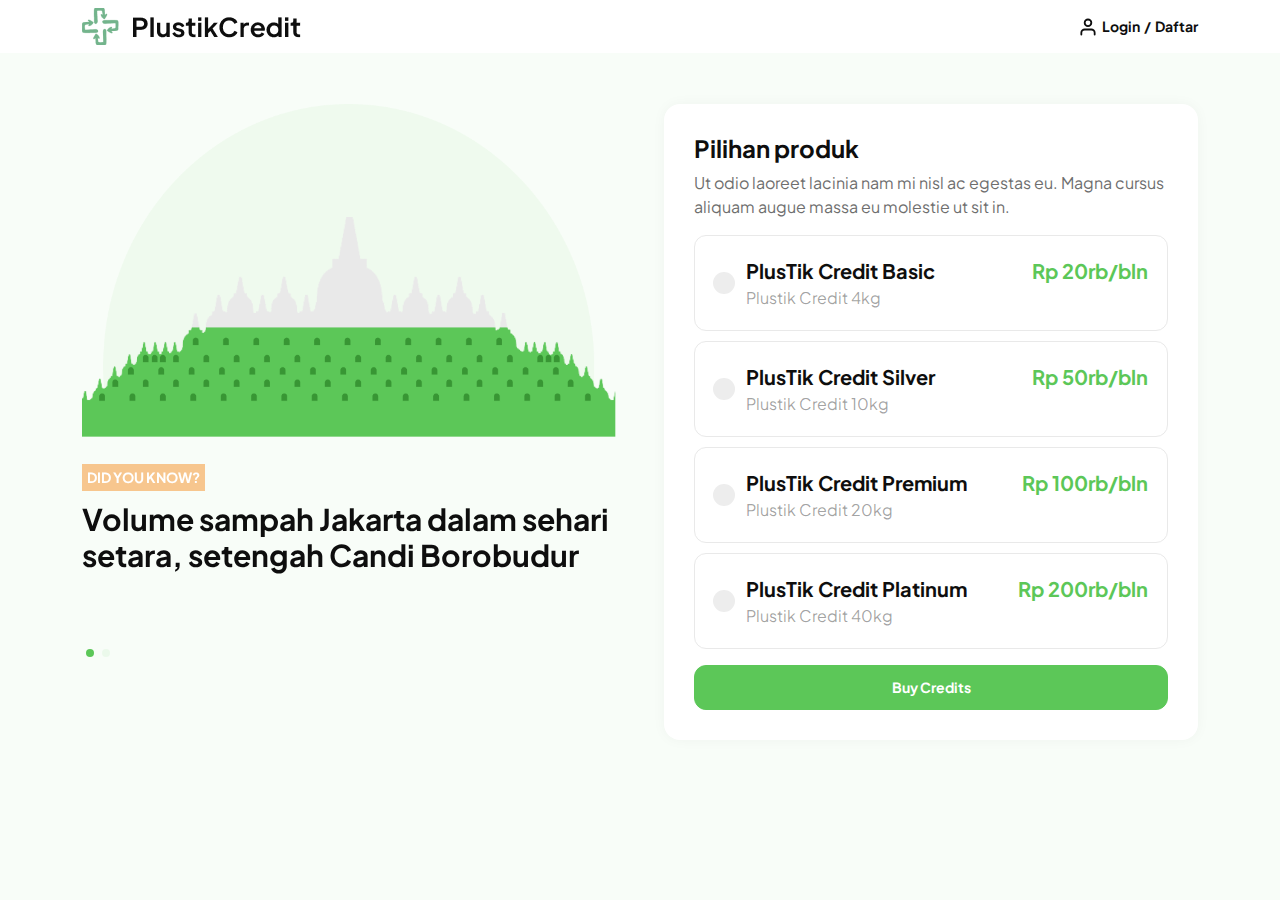
<file: index.html>
<!doctype html>
<html lang="en">

<head>
    <meta charset="utf-8">
    <meta name="viewport" content="width=device-width, initial-scale=1">
    <title>PlustikCredit</title>
    <link rel="shortcut icon" href="./images/favicon.ico" type="image/x-icon">
    <link rel="icon" href="./images/favicon.ico" type="image/x-icon">
    
    
  <script type="module" crossorigin src="./assets/js/main-abc1ffd9.js"></script>
  <link rel="stylesheet" href="./assets/css/main-c0270504.css">
</head>

<body>
    
<header class="header">
    <div class="container">
        <div class="row align-items-center">
            <div class="col-5">
                <a href="index.html" class="logo">
                    <img src="./assets/images/logo-48faf661.png" class="img-fluid" alt="">
                </a>
            </div>
            <div class="col-7 ">
                <div class="nav justify-content-end align-items-center">
                    <a href="#login" data-bs-toggle="modal" class="nav-link pe-1"><i class="ico ico-user me-1"></i> Login</a>
                    <a class="nav-link px-0">/</a>
                    <a href="#daftar" data-bs-toggle="modal" class="nav-link ps-1 pe-0">Daftar</a>
                </div>
            </div>
        </div>
    </div>
</header>

<!-- Login -->
<div class="modal fade" id="login" tabindex="-1" aria-hidden="true">
    <div class="modal-dialog modal-dialog-centered">
        <div class="modal-content">
            <div class="modal-header">
                <h1 class="modal-title fs-5" id="exampleModalLabel">Login</h1>
                <button type="button" class="btn-close" data-bs-dismiss="modal" aria-label="Close"></button>
            </div>
            <div class="modal-body pt-0">
                <p class="text-grey">
                    Belum punya akun? <a href="#daftar" data-bs-toggle="modal">Daftar</a>
                </p>

                <form action="#">
                    <div class="mb-3">
                        <label class="label">Email</label>
                        <input type="email" class="form-control" placeholder="Masukan alamat email">
                    </div>
                    <div class="mb-3">
                        <label class="label">Password</label>
                        <div class="input-icon right">
                            <input type="password" class="form-control" placeholder="Masukan password Anda">
                            <span class="input-group-text">
                                <i class="ico ico-eye"></i>
                            </span>
                        </div>

                    </div>
                    <button type="submit" class="btn btn-primary w-100">Login</button>

                    <div class="auth-divider">
                        <span>atau login dengan</span>
                    </div>

                    <a href="#" class="btn btn-outline-secondary google-auth w-100">
                        <i class="ico ico-google"></i>
                        Google
                    </a>
                </form>
            </div>

        </div>
    </div>
</div>

<!-- Daftar -->
<div class="modal fade" id="daftar" tabindex="-1" aria-hidden="true">
    <div class="modal-dialog modal-dialog-centered">
        <div class="modal-content">
            <div class="modal-header">
                <h1 class="modal-title fs-5" id="exampleModalLabel">Daftar Akun</h1>
                <button type="button" class="btn-close" data-bs-dismiss="modal" aria-label="Close"></button>
            </div>
            <div class="modal-body pt-0">
                <p class="text-grey">
                    Sudah punya akun? <a href="#login" data-bs-toggle="modal">Login</a>
                </p>

                <form action="#">
                    <div class="mb-3">
                        <label class="label">Nama Lengkap</label>
                        <input type="text" class="form-control" placeholder="Masukan nama lengkap Anda">
                    </div>
                    <div class="mb-3">
                        <label class="label">Email</label>
                        <input type="email" class="form-control" placeholder="Masukan alamat email">
                    </div>
                    <div class="mb-3">
                        <label class="label">Nomor Ponsel</label>
                        <input type="text" class="form-control" placeholder="Contoh: 0812345677890">
                    </div>
                    <div class="mb-3">
                        <label class="label">Password</label>
                        <div class="input-icon right">
                            <input type="password" class="form-control" placeholder="Masukan password Anda">
                            <span class="input-group-text">
                                <i class="ico ico-eye"></i>
                            </span>
                        </div>

                    </div>
                    <div class="mb-3 text-grey text-13">
                        Dengan mendaftar berarti Anda menyetujui <a href="#">Syarat & Ketentuan</a>
                        yang ada di Plustik.id
                    </div>
                    <button type="button" class="btn btn-primary w-100" data-bs-toggle="modal"
                        data-bs-target="#success">Daftar Akun</button>

                </form>
            </div>

        </div>
    </div>
</div>


<!-- Success -->
<div class="modal fade" id="success" tabindex="-1" aria-hidden="true">
    <div class="modal-dialog modal-dialog-centered">
        <div class="modal-content">
            <div class="modal-header">
                <h1 class="modal-title fs-5" id="exampleModalLabel"></h1>
                <button type="button" class="btn-close" data-bs-dismiss="modal" aria-label="Close"></button>
            </div>
            <div class="modal-body pt-0">
                <img src="./assets/images/checked-image-37f9bd02.svg" class="img-fluid" alt="">

                <h3 class="title my-3">
                    Kamu Berhasil Daftar Akun Plustik.id
                </h3>
                <p class="text-14">
                    Kami telah mengirimkan email konfirmasi ke <b>akun@gmail.com,</b>
                    lakukan konfirmasi email untuk dapat masuk ke akun Anda.
                </p>
                <div class="mt-4">
                    <a href="#" class="btn btn-primary w-100">Ok, Cek Kotak Masuk Email</a>
                </div>
            </div>

        </div>
    </div>
</div>

    

<div class="page-wrapper">
    <div class="container overflow-hidden py-5">
        <div class="row gx-5">
            <div class="col-lg-6">
                <div class="swiper hero-slider">
                    <div class="swiper-wrapper">
                        <div class="swiper-slide">
                            <div class="hero">
                                <img src="./assets/images/hero-411dedb8.png" class="img-fluid" alt="">
                                <div class="content-hero">
                                    <span class="label-hero">DID YOU KNOW?</span>
                                    <h1 class="hero-title">Volume sampah Jakarta dalam sehari setara, setengah Candi
                                        Borobudur</h1>
                                </div>
                            </div>
                        </div>
                        <div class="swiper-slide">
                            <div class="hero">
                                <img src="./assets/images/hero-411dedb8.png" class="img-fluid" alt="">
                                <div class="content-hero">
                                    <span class="label-hero">DID YOU KNOW?</span>
                                    <h1 class="hero-title">Volume sampah Jakarta dalam sehari setara, setengah Candi
                                        Borobudur</h1>
                                </div>
                            </div>
                        </div>
                    </div>
                    <div class="swiper-pagination"></div>
                </div>
            </div>
            <div class="col-lg-6">
                <div class="card card-shadow card-package">
                    <div class="card-body">
                        <h3 class="title">Pilihan produk</h3>
                        <p class="text-grey">
                            Ut odio laoreet lacinia nam mi nisl ac egestas eu. Magna cursus aliquam augue massa eu
                            molestie ut sit in.
                        </p>

                        <form action="metode-bayar.html">
                            <div class="package-checkbox">
                                <input type="radio" id="opt1" name="pakcage">
                                <label for="opt1">
                                    <div>
                                        <div class="package-title">PlusTik Credit Basic</div>
                                        <div class="package-weight">Plustik Credit 4kg</div>
                                    </div>
                                    <div>
                                        <div class="package-price">Rp 20rb/bln</div>
                                    </div>
                                </label>
                            </div>
                            <div class="package-checkbox">
                                <input type="radio" id="opt2" name="pakcage">
                                <label for="opt2">
                                    <div>
                                        <div class="package-title">PlusTik Credit Silver</div>
                                        <div class="package-weight">Plustik Credit 10kg</div>
                                    </div>
                                    <div>
                                        <div class="package-price">Rp 50rb/bln</div>
                                    </div>
                                </label>
                            </div>
                            <div class="package-checkbox">
                                <input type="radio" id="opt3" name="pakcage">
                                <label for="opt3">
                                    <div>
                                        <div class="package-title">PlusTik Credit Premium</div>
                                        <div class="package-weight">Plustik Credit 20kg</div>
                                    </div>
                                    <div>
                                        <div class="package-price">Rp 100rb/bln</div>
                                    </div>
                                </label>
                            </div>
                            <div class="package-checkbox">
                                <input type="radio" id="opt4" name="pakcage">
                                <label for="opt4">
                                    <div>
                                        <div class="package-title">PlusTik Credit Platinum</div>
                                        <div class="package-weight">Plustik Credit 40kg</div>
                                    </div>
                                    <div>
                                        <div class="package-price">Rp 200rb/bln</div>
                                    </div>
                                </label>
                            </div>
                            <div class="mt-3">
                                <button type="submit" class="btn btn-primary w-100">Buy Credits</button>
                            </div>
                        </form>
                    </div>
                </div>
            </div>
        </div>
    </div>
</div>


    
    
    
    
    
</body>

</html>
</file>
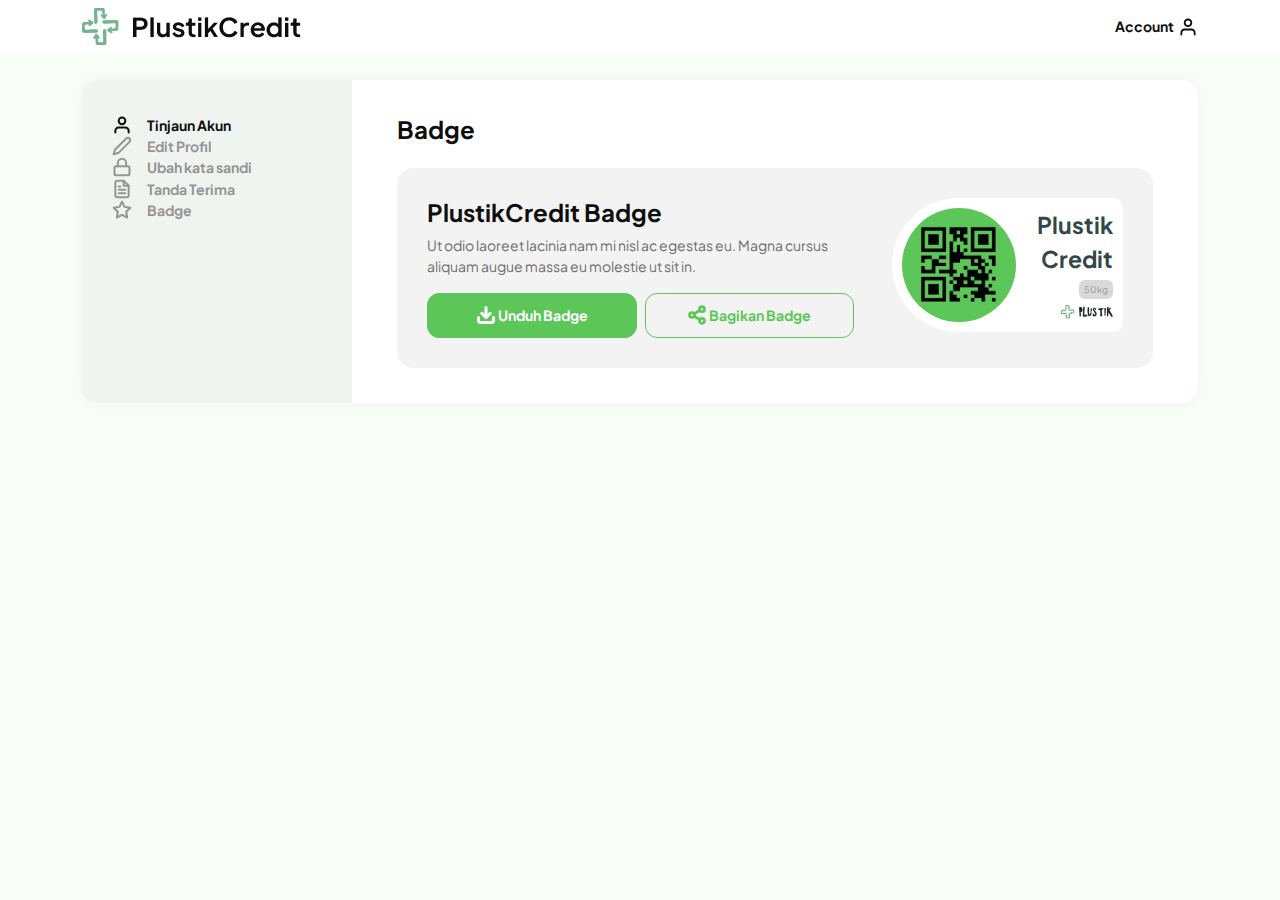
<file: badge.html>
<!doctype html>
<html lang="en">

<head>
    <meta charset="utf-8">
    <meta name="viewport" content="width=device-width, initial-scale=1">
    <title>PlustikCredit</title>
    <link rel="shortcut icon" href="./images/favicon.ico" type="image/x-icon">
    <link rel="icon" href="./images/favicon.ico" type="image/x-icon">
    
    
  <script type="module" crossorigin src="./assets/js/main-abc1ffd9.js"></script>
  <link rel="stylesheet" href="./assets/css/main-c0270504.css">
</head>

<body>
    
<header class="header">
    <div class="container">
        <div class="row align-items-center">
            <div class="col-5">
                <a href="index.html" class="logo">
                    <img src="./assets/images/logo-48faf661.png" class="img-fluid" alt="">
                </a>
            </div>
            <div class="col-7 ">
                <ul class="nav justify-content-end align-items-center">
                    <li class="nav-item account-desktop">
                        <a href="dashboard.html" class="nav-link pe-0">Account <i class="ico ico-user ms-1"></i> </a>
                    </li>
                    <li class="nav-item dropdown account-mobile">
                        <a href="#" class="nav-link dropdown-toggle pe-0" data-bs-toggle="dropdown">Account <i
                                class="ico ico-user ms-1"></i></a>
                        <div class="dropdown-menu dropdown-menu-end">
                            <a href="dashboard.html" class="dropdown-item d-flex text-14">
                                <div class="icon"><i class="ico ico-user-2"></i></div>
                                <div class="ps-2">Tinjaun Akun</div>
                            </a>
                            <a href="edit-profile.html" class="dropdown-item d-flex text-14">
                                <div class="icon"><i class="ico ico-edit"></i></div>
                                <div class="ps-2">Edit Profil</div>
                            </a>
                            <a href="ubah-kata-sandi.html" class="dropdown-item d-flex text-14">
                                <div class="icon"><i class="ico ico-lock-2"></i></div>
                                <div class="ps-2">Ubah kata sandi</div>
                            </a>
                            <a href="tanda-terima.html" class="dropdown-item d-flex text-14">
                                <div class="icon"><i class="ico ico-file-text"></i></div>
                                <div class="ps-2">Tanda Terima</div>
                            </a>
                            <a href="#" class="dropdown-item d-flex text-14">
                                <div class="icon"><i class="ico ico-star"></i></div>
                                <div class="ps-2">Badge</div>
                            </a>
                        </div>
                    </li>
                </ul>
            </div>
        </div>
    </div>
</header>

    

<div class="page-wrapper">
    <div class="container mt-4">
        <div class="user-dashboard">
            <div class="sidebar">
    <ul class="nav flex-column">
        <li class="nav-item">
            <a href="dashboard.html" class="nav-link active">
                <div class="icon"><i class="ico ico-user-2"></i></div>
                <div>Tinjaun Akun</div>
            </a>
        </li>
        <li class="nav-item">
            <a href="edit-profile.html" class="nav-link">
                <div class="icon"><i class="ico ico-edit"></i></div>
                <div>Edit Profil</div>
            </a>
        </li>
        <li class="nav-item">
            <a href="ubah-kata-sandi.html" class="nav-link">
                <div class="icon"><i class="ico ico-lock-2"></i></div>
                <div>Ubah kata sandi</div>
            </a>
        </li>
        <li class="nav-item">
            <a href="tanda-terima.html" class="nav-link">
                <div class="icon"><i class="ico ico-file-text"></i></div>
                <div>Tanda Terima</div>
            </a>
        </li>
        <li class="nav-item">
            <a href="badge.html" class="nav-link">
                <div class="icon"><i class="ico ico-star"></i></div>
                <div>Badge</div>
            </a>
        </li>
    </ul>
</div>
            <div class="dashboad-content">
                <h3 class="title mb-4">Badge</h3>

                <div class="card badge-list">
                    <div class="col--8">
                        <h4 class="title">PlustikCredit Badge</h4>
                        <p class="text-grey">
                            Ut odio laoreet lacinia nam mi nisl ac egestas eu. Magna cursus aliquam augue massa eu
                            molestie ut sit in.
                        </p>
                        <div class="row gx-2 gy-2">
                            <div class="col-lg-6">
                                <a href="#" class="btn btn-primary w-100">
                                    <i class="ico ico-download"></i> Unduh Badge
                                </a>
                            </div>
                            <div class="col-lg-6">
                                <a href="#" class="btn btn-outline-primary w-100">
                                    <i class="ico ico-share"></i> Bagikan Badge
                                </a>
                            </div>
                        </div>
                    </div>
                    <div class="col--4">
                        <div class="badge-qr">
                            <div class="qr-col">
                                <div class="qr-code">
                                    <img src="[data-uri]" alt="">
                                </div>
                            </div>
                            <div class="qr-cnt">
                                <div class="qr-title">
                                    Plustik
                                    Credit
                                </div>
                                <span>50kg</span>
                                <div>
                                    <img src="[data-uri]" class="img-fluid" alt="">
                                </div>
                            </div>
                        </div>
                    </div>
                </div>

            </div>
        </div>
    </div>
</div>


    
    
    
    
    
</body>

</html>
</file>
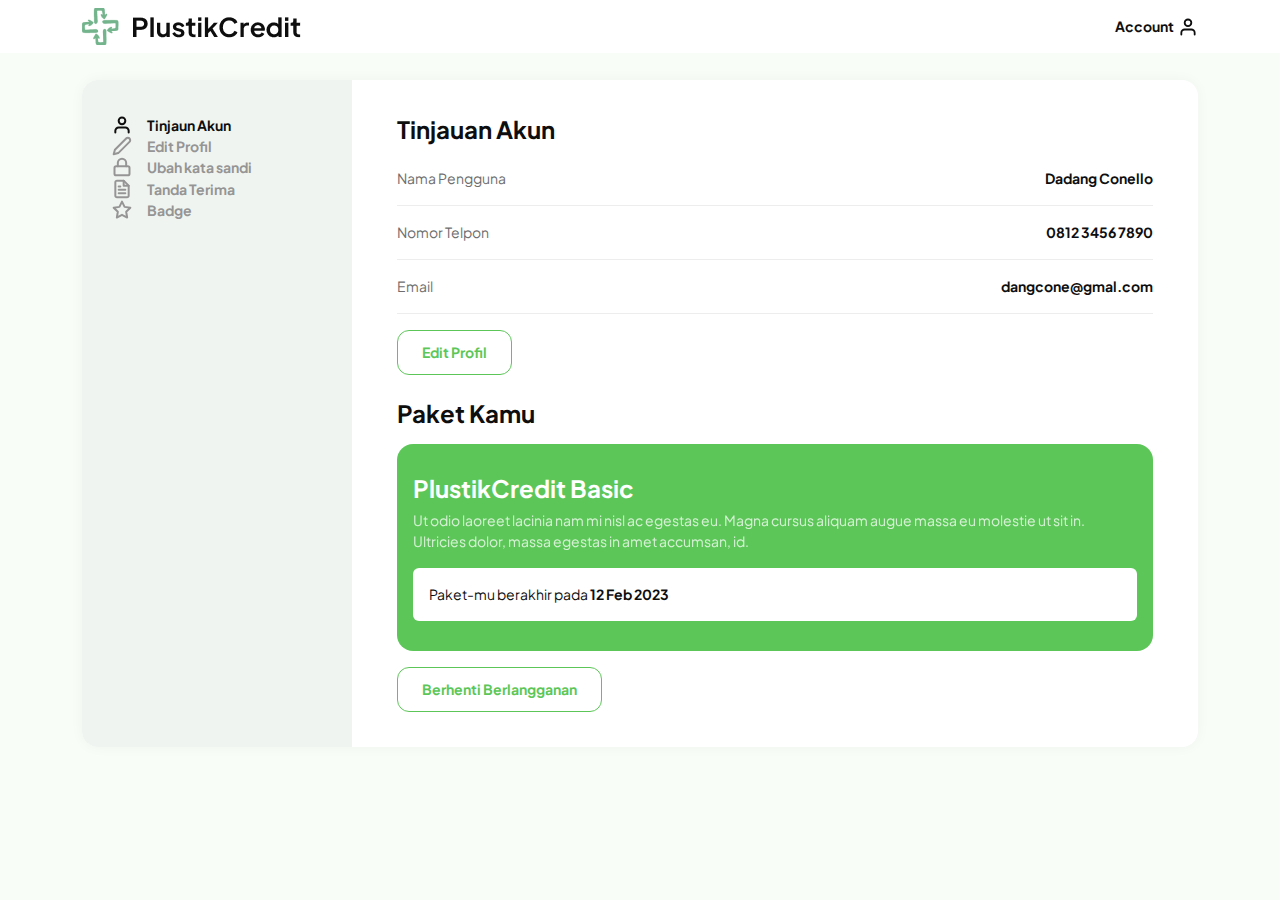
<file: dashboard.html>
<!doctype html>
<html lang="en">

<head>
    <meta charset="utf-8">
    <meta name="viewport" content="width=device-width, initial-scale=1">
    <title>PlustikCredit</title>
    <link rel="shortcut icon" href="./images/favicon.ico" type="image/x-icon">
    <link rel="icon" href="./images/favicon.ico" type="image/x-icon">
    
    
  <script type="module" crossorigin src="./assets/js/main-abc1ffd9.js"></script>
  <link rel="stylesheet" href="./assets/css/main-c0270504.css">
</head>

<body>
    
<header class="header">
    <div class="container">
        <div class="row align-items-center">
            <div class="col-5">
                <a href="index.html" class="logo">
                    <img src="./assets/images/logo-48faf661.png" class="img-fluid" alt="">
                </a>
            </div>
            <div class="col-7 ">
                <ul class="nav justify-content-end align-items-center">
                    <li class="nav-item account-desktop">
                        <a href="dashboard.html" class="nav-link pe-0">Account <i class="ico ico-user ms-1"></i> </a>
                    </li>
                    <li class="nav-item dropdown account-mobile">
                        <a href="#" class="nav-link dropdown-toggle pe-0" data-bs-toggle="dropdown">Account <i
                                class="ico ico-user ms-1"></i></a>
                        <div class="dropdown-menu dropdown-menu-end">
                            <a href="dashboard.html" class="dropdown-item d-flex text-14">
                                <div class="icon"><i class="ico ico-user-2"></i></div>
                                <div class="ps-2">Tinjaun Akun</div>
                            </a>
                            <a href="edit-profile.html" class="dropdown-item d-flex text-14">
                                <div class="icon"><i class="ico ico-edit"></i></div>
                                <div class="ps-2">Edit Profil</div>
                            </a>
                            <a href="ubah-kata-sandi.html" class="dropdown-item d-flex text-14">
                                <div class="icon"><i class="ico ico-lock-2"></i></div>
                                <div class="ps-2">Ubah kata sandi</div>
                            </a>
                            <a href="tanda-terima.html" class="dropdown-item d-flex text-14">
                                <div class="icon"><i class="ico ico-file-text"></i></div>
                                <div class="ps-2">Tanda Terima</div>
                            </a>
                            <a href="#" class="dropdown-item d-flex text-14">
                                <div class="icon"><i class="ico ico-star"></i></div>
                                <div class="ps-2">Badge</div>
                            </a>
                        </div>
                    </li>
                </ul>
            </div>
        </div>
    </div>
</header>

    

<div class="page-wrapper">
    <div class="container mt-4">
        <div class="user-dashboard">
            <div class="sidebar">
    <ul class="nav flex-column">
        <li class="nav-item">
            <a href="dashboard.html" class="nav-link active">
                <div class="icon"><i class="ico ico-user-2"></i></div>
                <div>Tinjaun Akun</div>
            </a>
        </li>
        <li class="nav-item">
            <a href="edit-profile.html" class="nav-link">
                <div class="icon"><i class="ico ico-edit"></i></div>
                <div>Edit Profil</div>
            </a>
        </li>
        <li class="nav-item">
            <a href="ubah-kata-sandi.html" class="nav-link">
                <div class="icon"><i class="ico ico-lock-2"></i></div>
                <div>Ubah kata sandi</div>
            </a>
        </li>
        <li class="nav-item">
            <a href="tanda-terima.html" class="nav-link">
                <div class="icon"><i class="ico ico-file-text"></i></div>
                <div>Tanda Terima</div>
            </a>
        </li>
        <li class="nav-item">
            <a href="badge.html" class="nav-link">
                <div class="icon"><i class="ico ico-star"></i></div>
                <div>Badge</div>
            </a>
        </li>
    </ul>
</div>
            <div class="dashboad-content">
                <h3 class="title mb-4">Tinjauan Akun</h3>

                <div class="d-flex justify-content-between">
                    <div>
                        <p class="text-grey">Nama Pengguna</p>
                    </div>
                    <div class=" text-end"><b>Dadang Conello</b></div>
                </div>
                <hr class="mt-0">
                <div class="d-flex justify-content-between">
                    <div>
                        <p class="text-grey">Nomor Telpon</p>
                    </div>
                    <div class=" text-end"><b>0812 3456 7890</b></div>
                </div>
                <hr class="mt-0">
                <div class="d-flex justify-content-between">
                    <div>
                        <p class="text-grey">Email</p>
                    </div>
                    <div class=" text-end"><b>dangcone@gmal.com</b></div>
                </div>
                <hr class="mt-0">

                <a href="#" class="btn btn-outline-primary px-4">Edit Profil</a>

                <h3 class="title mt-4 mb-3">Paket Kamu</h3>

                <div class="card bg-primary mb-3">
                    <div class="card-body">
                        <h4 class="title text-white">PlustikCredit Basic</h4>
                        <p class="text-white opacity-75">Ut odio laoreet lacinia nam mi nisl ac egestas eu. Magna cursus
                            aliquam augue massa eu molestie ut sit in. Ultricies dolor, massa egestas in amet accumsan,
                            id. </p>
                        <div class="card rounded-2 p-3">
                            <p class="mb-0">Paket-mu berakhir pada <strong>12 Feb 2023</strong></p>
                        </div>
                    </div>
                </div>
                <a href="#" class="btn btn-outline-primary px-4">Berhenti Berlangganan</a>

            </div>
        </div>
    </div>
</div>


    
    
    
    
    
</body>

</html>
</file>
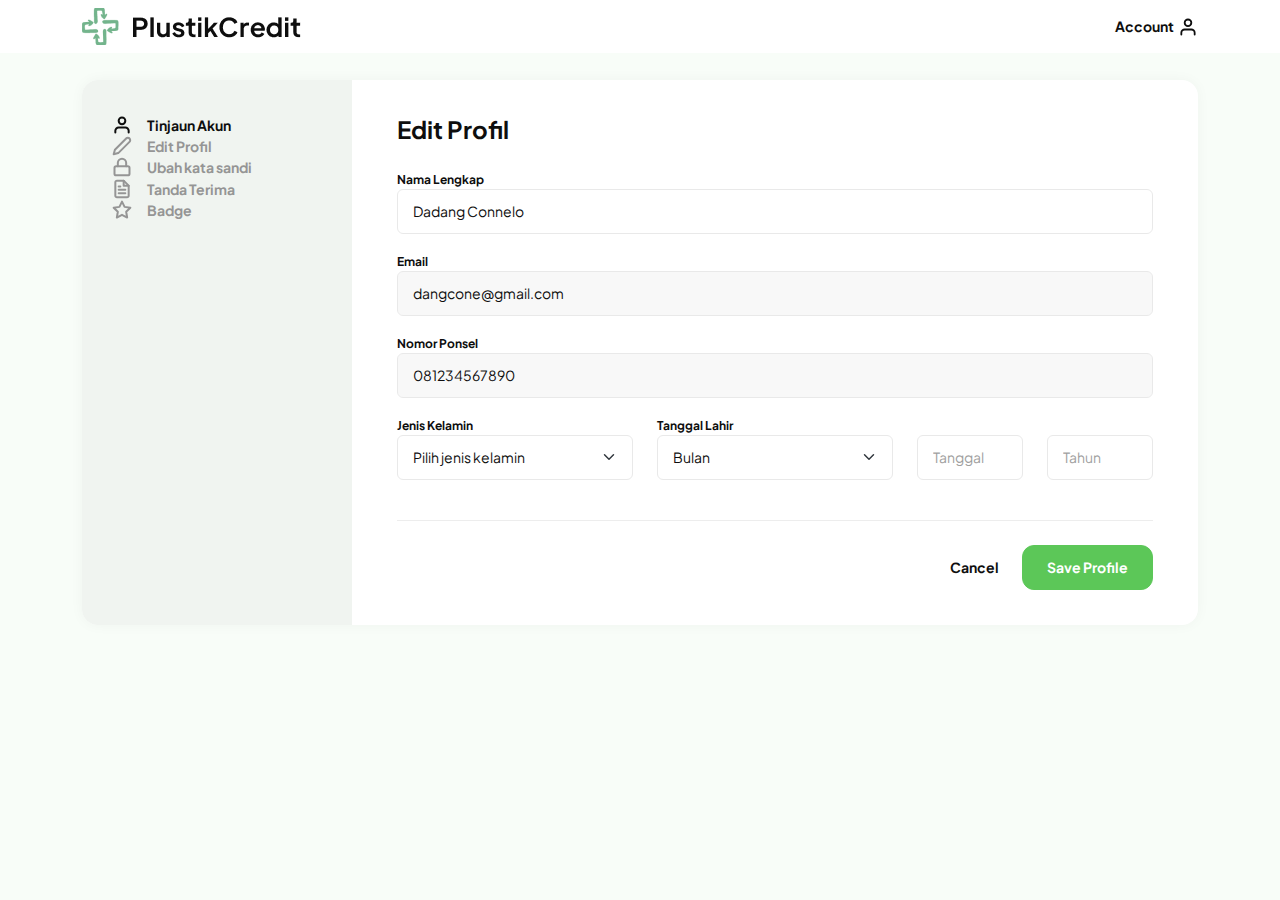
<file: edit-profile.html>
<!doctype html>
<html lang="en">

<head>
    <meta charset="utf-8">
    <meta name="viewport" content="width=device-width, initial-scale=1">
    <title>PlustikCredit</title>
    <link rel="shortcut icon" href="./images/favicon.ico" type="image/x-icon">
    <link rel="icon" href="./images/favicon.ico" type="image/x-icon">
    
    
  <script type="module" crossorigin src="./assets/js/main-abc1ffd9.js"></script>
  <link rel="stylesheet" href="./assets/css/main-c0270504.css">
</head>

<body>
    
<header class="header">
    <div class="container">
        <div class="row align-items-center">
            <div class="col-5">
                <a href="index.html" class="logo">
                    <img src="./assets/images/logo-48faf661.png" class="img-fluid" alt="">
                </a>
            </div>
            <div class="col-7 ">
                <ul class="nav justify-content-end align-items-center">
                    <li class="nav-item account-desktop">
                        <a href="dashboard.html" class="nav-link pe-0">Account <i class="ico ico-user ms-1"></i> </a>
                    </li>
                    <li class="nav-item dropdown account-mobile">
                        <a href="#" class="nav-link dropdown-toggle pe-0" data-bs-toggle="dropdown">Account <i
                                class="ico ico-user ms-1"></i></a>
                        <div class="dropdown-menu dropdown-menu-end">
                            <a href="dashboard.html" class="dropdown-item d-flex text-14">
                                <div class="icon"><i class="ico ico-user-2"></i></div>
                                <div class="ps-2">Tinjaun Akun</div>
                            </a>
                            <a href="edit-profile.html" class="dropdown-item d-flex text-14">
                                <div class="icon"><i class="ico ico-edit"></i></div>
                                <div class="ps-2">Edit Profil</div>
                            </a>
                            <a href="ubah-kata-sandi.html" class="dropdown-item d-flex text-14">
                                <div class="icon"><i class="ico ico-lock-2"></i></div>
                                <div class="ps-2">Ubah kata sandi</div>
                            </a>
                            <a href="tanda-terima.html" class="dropdown-item d-flex text-14">
                                <div class="icon"><i class="ico ico-file-text"></i></div>
                                <div class="ps-2">Tanda Terima</div>
                            </a>
                            <a href="#" class="dropdown-item d-flex text-14">
                                <div class="icon"><i class="ico ico-star"></i></div>
                                <div class="ps-2">Badge</div>
                            </a>
                        </div>
                    </li>
                </ul>
            </div>
        </div>
    </div>
</header>

    

<div class="page-wrapper">
    <div class="container mt-4">
        <div class="user-dashboard">
            <div class="sidebar">
    <ul class="nav flex-column">
        <li class="nav-item">
            <a href="dashboard.html" class="nav-link active">
                <div class="icon"><i class="ico ico-user-2"></i></div>
                <div>Tinjaun Akun</div>
            </a>
        </li>
        <li class="nav-item">
            <a href="edit-profile.html" class="nav-link">
                <div class="icon"><i class="ico ico-edit"></i></div>
                <div>Edit Profil</div>
            </a>
        </li>
        <li class="nav-item">
            <a href="ubah-kata-sandi.html" class="nav-link">
                <div class="icon"><i class="ico ico-lock-2"></i></div>
                <div>Ubah kata sandi</div>
            </a>
        </li>
        <li class="nav-item">
            <a href="tanda-terima.html" class="nav-link">
                <div class="icon"><i class="ico ico-file-text"></i></div>
                <div>Tanda Terima</div>
            </a>
        </li>
        <li class="nav-item">
            <a href="badge.html" class="nav-link">
                <div class="icon"><i class="ico ico-star"></i></div>
                <div>Badge</div>
            </a>
        </li>
    </ul>
</div>
            <div class="dashboad-content">
                <h3 class="title mb-4">Edit Profil</h3>

                <form action="#">
                    <div class="mb-3">
                        <label class="label">Nama Lengkap</label>
                        <input type="text" class="form-control" value="Dadang Connelo">
                    </div>
                    <div class="mb-3">
                        <label class="label">Email</label>
                        <input type="email" class="form-control" value="dangcone@gmail.com" disabled>
                    </div>
                    <div class="mb-3">
                        <label class="label">Nomor Ponsel</label>
                        <input type="text" class="form-control" value="081234567890" disabled>
                    </div>
                    <div class="row align-items-end">
                        <div class="col-md-4 mb-3">
                            <label class="label">Jenis Kelamin</label>
                            <select class="form-select">
                                <option selected>Pilih jenis kelamin</option>
                                <option value="1">Laki-laki</option>
                                <option value="2">Perempuan</option>
                            </select>
                        </div>
                        <div class="col-md-4 mb-3">
                            <label class="label">Tanggal Lahir</label>
                            <select class="form-select">
                                <option selected>Bulan</option>
                                <option value="1">Lorem</option>
                                <option value="2">Ipsum</option>
                            </select>
                        </div>
                        <div class="col-md-2 col-6 mb-3">
                            <input type="text" class="form-control" placeholder="Tanggal">
                        </div>
                        <div class="col-md-2 col-6 mb-3">
                            <input type="text" class="form-control" placeholder="Tahun">
                        </div>
                    </div>
                    <hr class="my-4">
                    <div class="text-end">
                        <a href="#" class="btn">Cancel</a>

                        <button type="submit" class="btn btn-primary px-4">Save Profile</button>
                    </div>
                </form>
            </div>
        </div>
    </div>
</div>


    
    
    
    
    
</body>

</html>
</file>
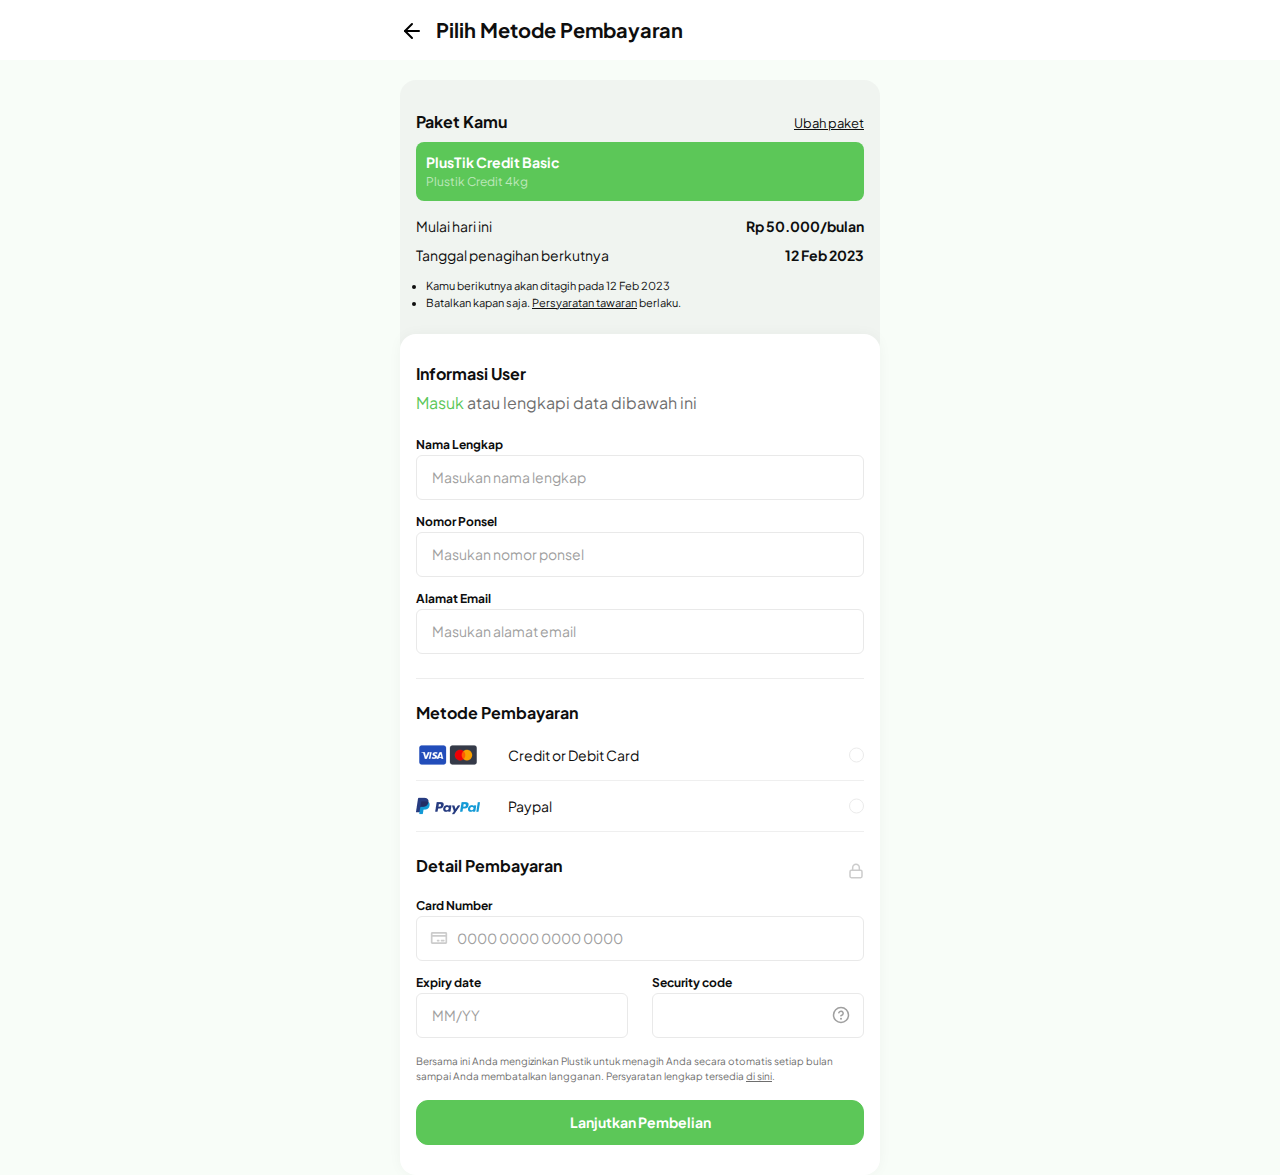
<file: metode-bayar.html>
<!doctype html>
<html lang="en">

<head>
    <meta charset="utf-8">
    <meta name="viewport" content="width=device-width, initial-scale=1">
    <title>PlustikCredit</title>
    <link rel="shortcut icon" href="./images/favicon.ico" type="image/x-icon">
    <link rel="icon" href="./images/favicon.ico" type="image/x-icon">
    
    
  <script type="module" crossorigin src="./assets/js/main-abc1ffd9.js"></script>
  <link rel="stylesheet" href="./assets/css/main-c0270504.css">
</head>

<body>
    
<header class="header">
    <div class="container-small">
        <div class="header-inner">
            <a href="index.html">
                <i class="ico ico-arrow-left me-2"></i>
            </a>
            Pilih Metode Pembayaran
        </div>
    </div>
</header>

    

<div class="page-wrapper">
    <div class="container-small mt-4">
        <div class="card bg-grey">
            <div class="card-body">
                <div class="row mb-2 align-items-center">
                    <div class="col-8">
                        <h3 class="title-3 mb-0">Paket Kamu</h3>
                    </div>
                    <div class="col-4 text-end">
                        <a href="#" class="linke">Ubah paket</a>
                    </div>
                </div>
                <div class="selected-pkg">
                    <div class="name">PlusTik Credit Basic</div>
                    <div class="weight">Plustik Credit 4kg</div>
                </div>

                <div class="row gy-2 text-14">
                    <div class="col-7">
                        <p class="mb-0">Mulai hari ini</p>
                    </div>
                    <div class="col-5 text-end">
                        <p class="mb-0"><strong>Rp 50.000/bulan</strong></p>
                    </div>
                    <div class="col-7">
                        <p class="mb-0">Tanggal penagihan berkutnya</p>
                    </div>
                    <div class="col-5 text-end">
                        <p class="mb-0"><strong>12 Feb 2023</strong></p>
                    </div>
                </div>

                <ul class="pkg-point">
                    <li>
                        Kamu berikutnya akan ditagih pada 12 Feb 2023
                    </li>
                    <li>
                        Batalkan kapan saja. <a href="#">Persyaratan tawaran</a> berlaku.
                    </li>
                </ul>
            </div>
        </div>
        <div class="card card-shadow user-info">
            <div class="card-body">
                <h3 class="title-3">Informasi User</h3>
                <p class="text-grey">
                    <a href="#">Masuk</a> atau lengkapi data dibawah ini
                </p>

                <form action="success.html">
                    <div class="mb-2">
                        <label class="label">Nama Lengkap</label>
                        <input type="text" class="form-control" placeholder="Masukan nama lengkap">
                    </div>
                    <div class="mb-2">
                        <label class="label">Nomor Ponsel</label>
                        <input type="text" class="form-control" placeholder="Masukan nomor ponsel">
                    </div>
                    <div class="mb-2">
                        <label class="label">Alamat Email</label>
                        <input type="email" class="form-control" placeholder="Masukan alamat email">
                    </div>

                    <hr class="my-4">

                    <h3 class="title-3">Metode Pembayaran</h3>

                    <div class="payment-checkbox">
                        <input type="radio" name="payment" id="visa">
                        <label for="visa">
                            <div class="icon">
                                <img src="[data-uri]" alt="">
                            </div>
                            <div class="text-14">Credit or Debit Card</div>
                        </label>
                    </div>
                    <div class="payment-checkbox">
                        <input type="radio" name="payment" id="paypal">
                        <label for="paypal">
                            <div class="icon">
                                <img src="[data-uri]" alt="">
                            </div>
                            <div class="text-14">Paypal</div>
                        </label>
                    </div>

                    <div class="row mt-4 mb-2">
                        <div class="col-8">
                            <h3 class="title-3">Detail Pembayaran</h3>
                        </div>
                        <div class="col-4 text-end">
                            <i class="ico ico-lock"></i>
                        </div>
                    </div>

                    <div class="mb-2">
                        <label class="label">Card Number</label>
                        <div class="input-icon left">
                            <input type="text" class="form-control" placeholder="0000 0000 0000 0000">
                            <span class="input-group-text">
                                <i class="ico ico-credit-card"></i>
                            </span>
                        </div>
                    </div>
                    <div class="row">
                        <div class="col-6">
                            <label class="label">Expiry date</label>
                            <input type="text" class="form-control" placeholder="MM/YY">
                        </div>
                        <div class="col-6">
                            <label class="label">Security code</label>
                            <div class="input-icon right">
                                <input type="text" class="form-control">
                                <span class="input-group-text">
                                    <i class="ico ico-help-circle"></i>
                                </span>
                            </div>
                        </div>
                    </div>

                    <p class="text-10 text-grey mt-3">
                        Bersama ini Anda mengizinkan Plustik untuk menagih Anda secara otomatis setiap bulan sampai Anda
                        membatalkan langganan. Persyaratan lengkap tersedia <a href="#" class="underline text-grey">di sini</a>.
                    </p>

                    <button class="btn btn-primary w-100" type="submit">Lanjutkan Pembelian</button>
                </form>
            </div>
        </div>
    </div>
</div>


    
    
    
    
    
</body>

</html>
</file>
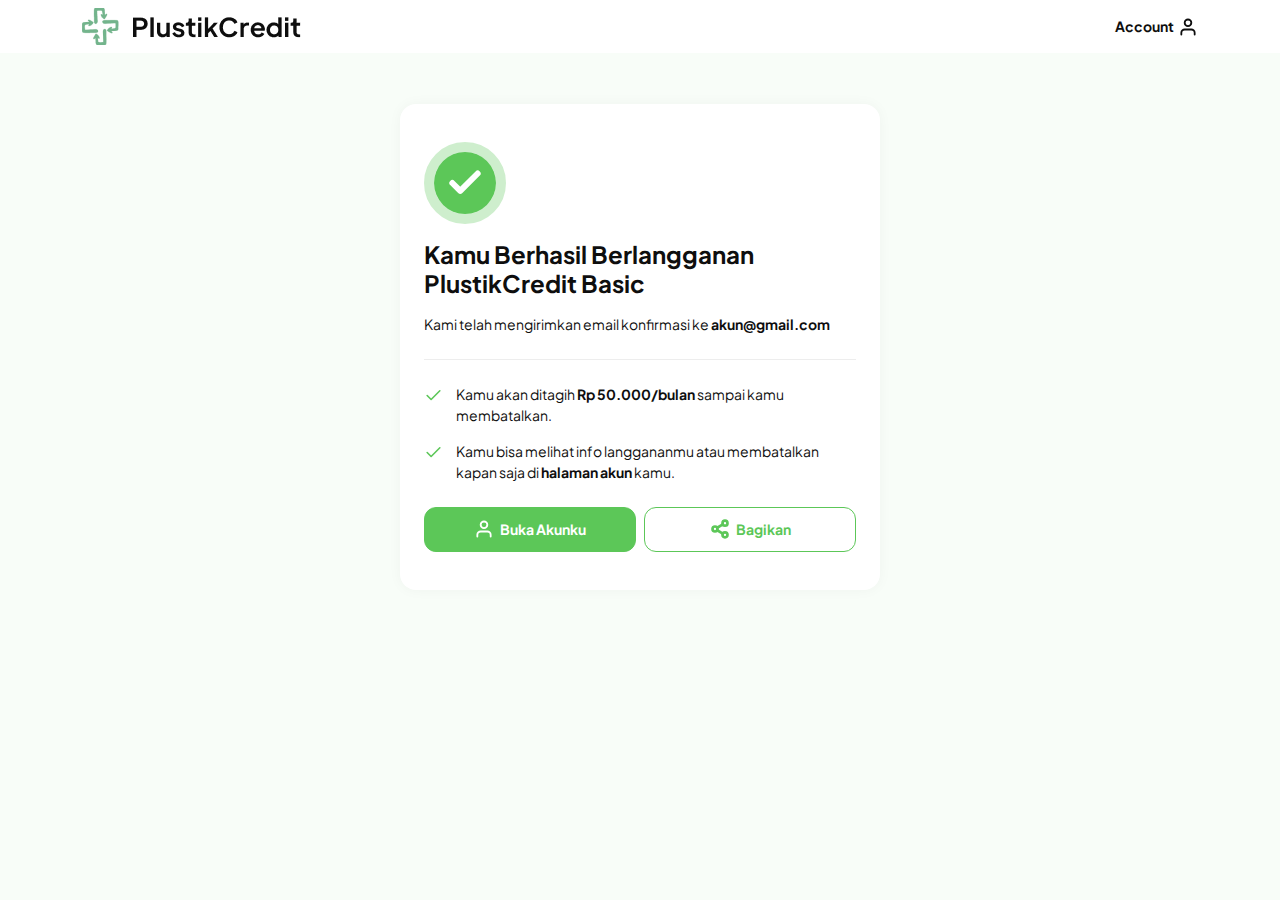
<file: success.html>
<!doctype html>
<html lang="en">

<head>
    <meta charset="utf-8">
    <meta name="viewport" content="width=device-width, initial-scale=1">
    <title>PlustikCredit</title>
    <link rel="shortcut icon" href="./images/favicon.ico" type="image/x-icon">
    <link rel="icon" href="./images/favicon.ico" type="image/x-icon">
    
    
  <script type="module" crossorigin src="./assets/js/main-abc1ffd9.js"></script>
  <link rel="stylesheet" href="./assets/css/main-c0270504.css">
</head>

<body>
    
<header class="header">
    <div class="container">
        <div class="row align-items-center">
            <div class="col-5">
                <a href="index.html" class="logo">
                    <img src="./assets/images/logo-48faf661.png" class="img-fluid" alt="">
                </a>
            </div>
            <div class="col-7 ">
                <ul class="nav justify-content-end align-items-center">
                    <li class="nav-item account-desktop">
                        <a href="dashboard.html" class="nav-link pe-0">Account <i class="ico ico-user ms-1"></i> </a>
                    </li>
                    <li class="nav-item dropdown account-mobile">
                        <a href="#" class="nav-link dropdown-toggle pe-0" data-bs-toggle="dropdown">Account <i
                                class="ico ico-user ms-1"></i></a>
                        <div class="dropdown-menu dropdown-menu-end">
                            <a href="dashboard.html" class="dropdown-item d-flex text-14">
                                <div class="icon"><i class="ico ico-user-2"></i></div>
                                <div class="ps-2">Tinjaun Akun</div>
                            </a>
                            <a href="edit-profile.html" class="dropdown-item d-flex text-14">
                                <div class="icon"><i class="ico ico-edit"></i></div>
                                <div class="ps-2">Edit Profil</div>
                            </a>
                            <a href="ubah-kata-sandi.html" class="dropdown-item d-flex text-14">
                                <div class="icon"><i class="ico ico-lock-2"></i></div>
                                <div class="ps-2">Ubah kata sandi</div>
                            </a>
                            <a href="tanda-terima.html" class="dropdown-item d-flex text-14">
                                <div class="icon"><i class="ico ico-file-text"></i></div>
                                <div class="ps-2">Tanda Terima</div>
                            </a>
                            <a href="#" class="dropdown-item d-flex text-14">
                                <div class="icon"><i class="ico ico-star"></i></div>
                                <div class="ps-2">Badge</div>
                            </a>
                        </div>
                    </li>
                </ul>
            </div>
        </div>
    </div>
</header>

    

<div class="page-wrapper">
    <div class="container-small mt-4">
        <div class="card card-shadow p-2 mt-5">
            <div class="card-body">
                <img src="./assets/images/checked-image-37f9bd02.svg" class="img-fluid" alt="">

                <h3 class="title my-3">
                    Kamu Berhasil Berlangganan PlustikCredit Basic
                </h3>
                <p class="text-14">
                    Kami telah mengirimkan email konfirmasi ke <b>akun@gmail.com</b>
                </p>

                <hr class="my-4">

                <ul class="list mb-4">
                    <li>
                        Kamu akan ditagih <b>Rp 50.000/bulan</b> sampai kamu membatalkan.
                    </li>
                    <li>
                        Kamu bisa melihat info langgananmu atau membatalkan kapan saja di <b>halaman akun</b> kamu.
                    </li>
                </ul>
                <div class="row gx-md-2 mt-4">
                    <div class="col-6">
                        <a href="dashboard.html" class="btn btn-primary px-1 w-100"> <i class="ico ico-user me-1 ico-white"></i> Buka Akunku</a>
                    </div>
                    <div class="col-6">
                        <a href="#" class="btn btn-outline-primary px-1 w-100"> <i class="ico ico-share me-1"></i> Bagikan</a>
                    </div>
                </div>
            </div>
        </div>
    </div>
</div>


    
    
    
    
    
</body>

</html>
</file>
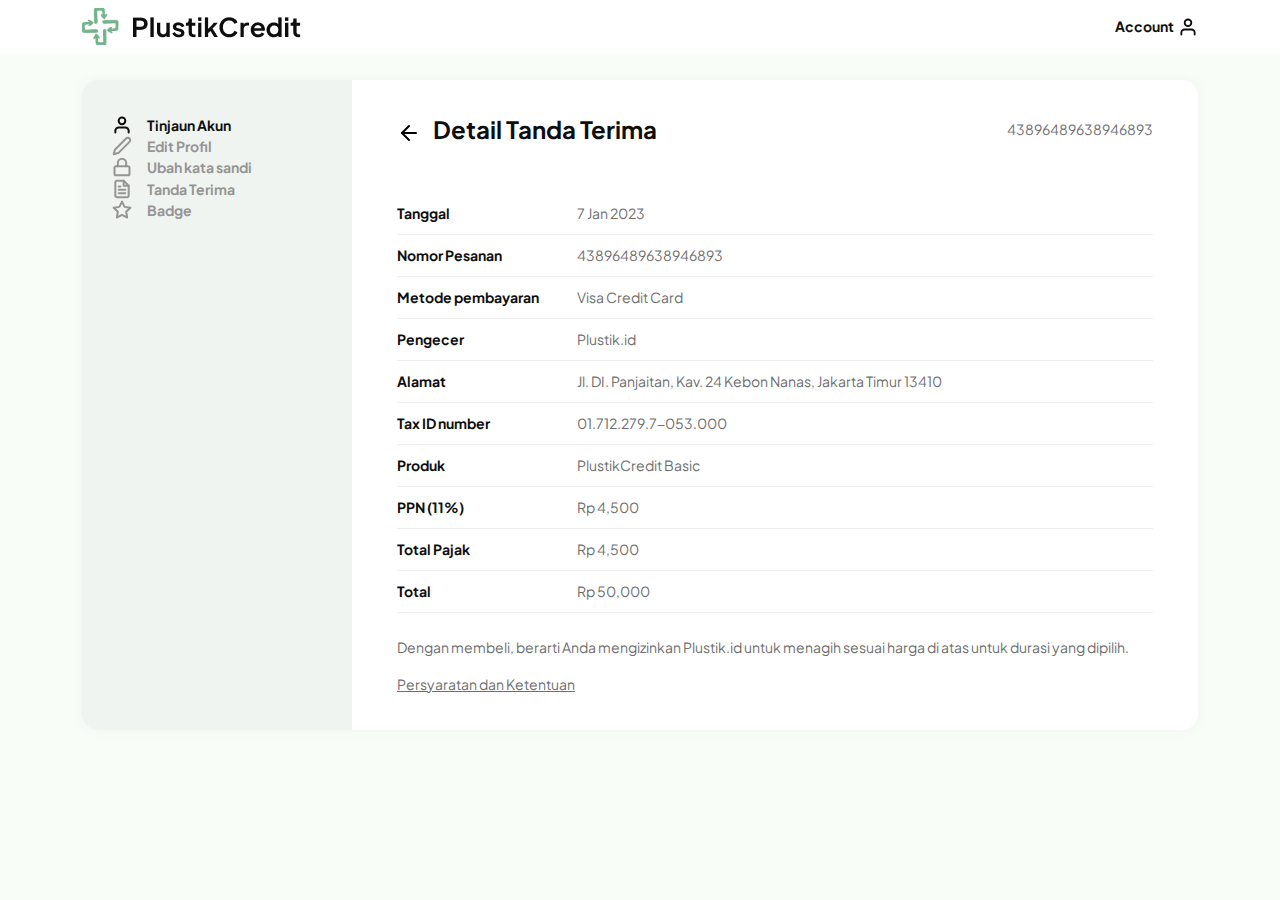
<file: tanda-terima-detail.html>
<!doctype html>
<html lang="en">

<head>
    <meta charset="utf-8">
    <meta name="viewport" content="width=device-width, initial-scale=1">
    <title>PlustikCredit</title>
    <link rel="shortcut icon" href="./images/favicon.ico" type="image/x-icon">
    <link rel="icon" href="./images/favicon.ico" type="image/x-icon">
    
    
  <script type="module" crossorigin src="./assets/js/main-abc1ffd9.js"></script>
  <link rel="stylesheet" href="./assets/css/main-c0270504.css">
</head>

<body>
    
<header class="header">
    <div class="container">
        <div class="row align-items-center">
            <div class="col-5">
                <a href="index.html" class="logo">
                    <img src="./assets/images/logo-48faf661.png" class="img-fluid" alt="">
                </a>
            </div>
            <div class="col-7 ">
                <ul class="nav justify-content-end align-items-center">
                    <li class="nav-item account-desktop">
                        <a href="dashboard.html" class="nav-link pe-0">Account <i class="ico ico-user ms-1"></i> </a>
                    </li>
                    <li class="nav-item dropdown account-mobile">
                        <a href="#" class="nav-link dropdown-toggle pe-0" data-bs-toggle="dropdown">Account <i
                                class="ico ico-user ms-1"></i></a>
                        <div class="dropdown-menu dropdown-menu-end">
                            <a href="dashboard.html" class="dropdown-item d-flex text-14">
                                <div class="icon"><i class="ico ico-user-2"></i></div>
                                <div class="ps-2">Tinjaun Akun</div>
                            </a>
                            <a href="edit-profile.html" class="dropdown-item d-flex text-14">
                                <div class="icon"><i class="ico ico-edit"></i></div>
                                <div class="ps-2">Edit Profil</div>
                            </a>
                            <a href="ubah-kata-sandi.html" class="dropdown-item d-flex text-14">
                                <div class="icon"><i class="ico ico-lock-2"></i></div>
                                <div class="ps-2">Ubah kata sandi</div>
                            </a>
                            <a href="tanda-terima.html" class="dropdown-item d-flex text-14">
                                <div class="icon"><i class="ico ico-file-text"></i></div>
                                <div class="ps-2">Tanda Terima</div>
                            </a>
                            <a href="#" class="dropdown-item d-flex text-14">
                                <div class="icon"><i class="ico ico-star"></i></div>
                                <div class="ps-2">Badge</div>
                            </a>
                        </div>
                    </li>
                </ul>
            </div>
        </div>
    </div>
</header>

    

<div class="page-wrapper">
    <div class="container mt-4">
        <div class="user-dashboard">
            <div class="sidebar">
    <ul class="nav flex-column">
        <li class="nav-item">
            <a href="dashboard.html" class="nav-link active">
                <div class="icon"><i class="ico ico-user-2"></i></div>
                <div>Tinjaun Akun</div>
            </a>
        </li>
        <li class="nav-item">
            <a href="edit-profile.html" class="nav-link">
                <div class="icon"><i class="ico ico-edit"></i></div>
                <div>Edit Profil</div>
            </a>
        </li>
        <li class="nav-item">
            <a href="ubah-kata-sandi.html" class="nav-link">
                <div class="icon"><i class="ico ico-lock-2"></i></div>
                <div>Ubah kata sandi</div>
            </a>
        </li>
        <li class="nav-item">
            <a href="tanda-terima.html" class="nav-link">
                <div class="icon"><i class="ico ico-file-text"></i></div>
                <div>Tanda Terima</div>
            </a>
        </li>
        <li class="nav-item">
            <a href="badge.html" class="nav-link">
                <div class="icon"><i class="ico ico-star"></i></div>
                <div>Badge</div>
            </a>
        </li>
    </ul>
</div>
            <div class="dashboad-content">

                <div class="row align-items-center gy-4 mb-5">
                    <div class="col-lg-6">
                        <h3 class="title mb-0">
                            <a href="tanda-terima.html">
                                <i class="ico ico-arrow-left me-2"></i>
                            </a>
                            Detail Tanda Terima
                        </h3>
                    </div>
                    <div class="col-lg-6 text-lg-end text-grey">
                        43896489638946893
                    </div>
                </div>

                <div class="list-col">

                    <div class="lst-title">Tanggal</div>
                    <div class="text-grey">
                        7 Jan 2023
                    </div>
                </div>
                <div class="list-col">

                    <div class="lst-title">Nomor Pesanan</div>
                    <div class="text-grey">
                        43896489638946893
                    </div>
                </div>
                <div class="list-col">

                    <div class="lst-title">Metode pembayaran</div>
                    <div class="text-grey">
                        Visa Credit Card
                    </div>
                </div>
                <div class="list-col">

                    <div class="lst-title">Pengecer</div>
                    <div class="text-grey">
                        Plustik.id
                    </div>
                </div>
                <div class="list-col">

                    <div class="lst-title">Alamat</div>
                    <div class="text-grey">
                        Jl. DI. Panjaitan, Kav. 24 Kebon Nanas, Jakarta Timur 13410
                    </div>
                </div>
                <div class="list-col">

                    <div class="lst-title">Tax ID number</div>
                    <div class="text-grey">
                        01.712.279.7-053.000
                    </div>
                </div>
                <div class="list-col">

                    <div class="lst-title">Produk</div>
                    <div class="text-grey">
                        PlustikCredit Basic
                    </div>
                </div>
                <div class="list-col">

                    <div class="lst-title">PPN (11%)</div>
                    <div class="text-grey">
                        Rp 4,500
                    </div>
                </div>
                <div class="list-col">

                    <div class="lst-title">Total Pajak</div>
                    <div class="text-grey">
                        Rp 4,500
                    </div>
                </div>
                <div class="list-col">

                    <div class="lst-title">Total</div>
                    <div class="text-grey">
                        Rp 50,000
                    </div>
                </div>

                <p class="text-grey mt-4">
                    Dengan membeli, berarti Anda mengizinkan Plustik.id untuk menagih sesuai harga di atas untuk durasi
                    yang dipilih.
                </p>

                <a href="#" class="text-grey underline">Persyaratan dan Ketentuan</a>
            </div>
        </div>
    </div>
</div>


    
    
    
    
    
</body>

</html>
</file>
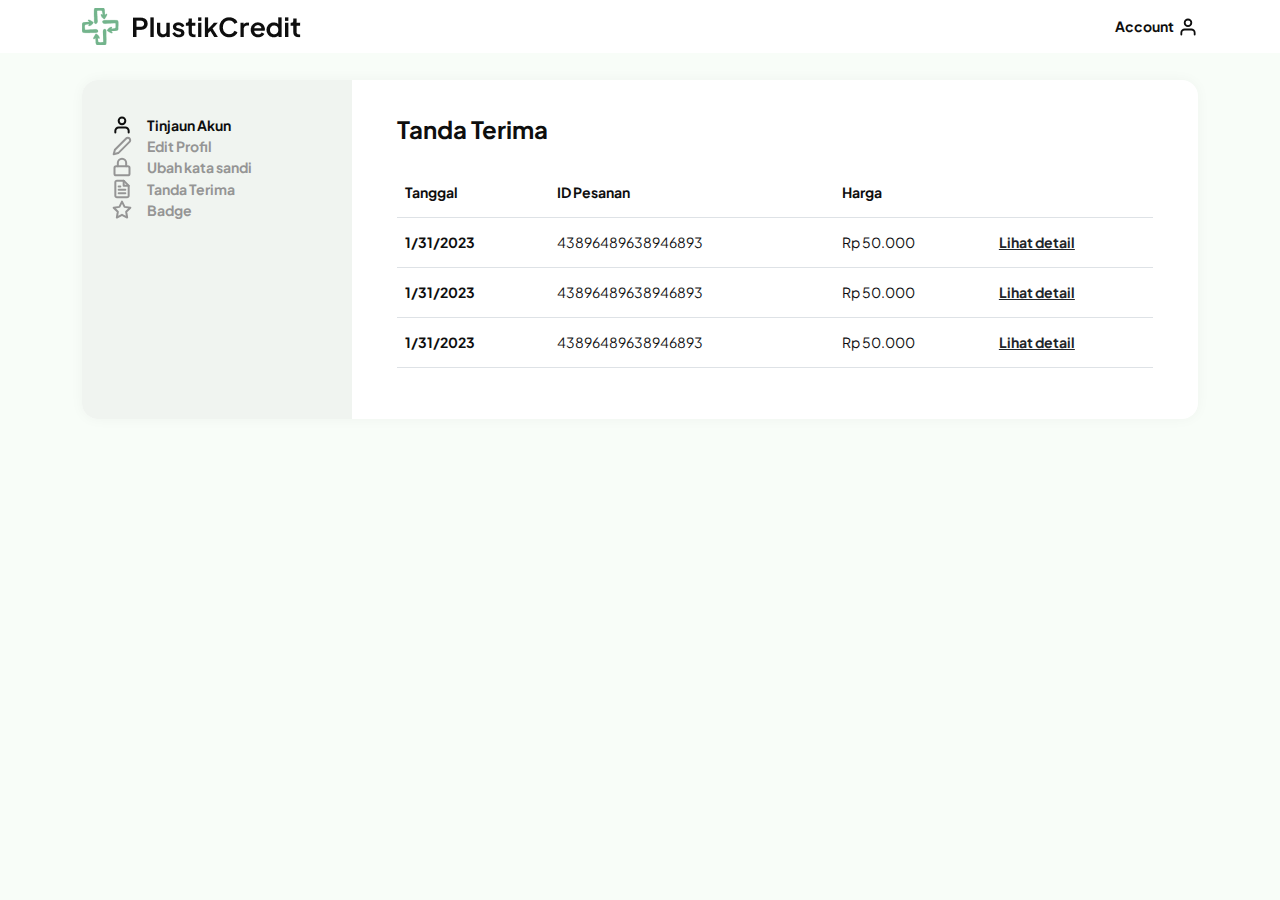
<file: tanda-terima.html>
<!doctype html>
<html lang="en">

<head>
    <meta charset="utf-8">
    <meta name="viewport" content="width=device-width, initial-scale=1">
    <title>PlustikCredit</title>
    <link rel="shortcut icon" href="./images/favicon.ico" type="image/x-icon">
    <link rel="icon" href="./images/favicon.ico" type="image/x-icon">
    
    
  <script type="module" crossorigin src="./assets/js/main-abc1ffd9.js"></script>
  <link rel="stylesheet" href="./assets/css/main-c0270504.css">
</head>

<body>
    
<header class="header">
    <div class="container">
        <div class="row align-items-center">
            <div class="col-5">
                <a href="index.html" class="logo">
                    <img src="./assets/images/logo-48faf661.png" class="img-fluid" alt="">
                </a>
            </div>
            <div class="col-7 ">
                <ul class="nav justify-content-end align-items-center">
                    <li class="nav-item account-desktop">
                        <a href="dashboard.html" class="nav-link pe-0">Account <i class="ico ico-user ms-1"></i> </a>
                    </li>
                    <li class="nav-item dropdown account-mobile">
                        <a href="#" class="nav-link dropdown-toggle pe-0" data-bs-toggle="dropdown">Account <i
                                class="ico ico-user ms-1"></i></a>
                        <div class="dropdown-menu dropdown-menu-end">
                            <a href="dashboard.html" class="dropdown-item d-flex text-14">
                                <div class="icon"><i class="ico ico-user-2"></i></div>
                                <div class="ps-2">Tinjaun Akun</div>
                            </a>
                            <a href="edit-profile.html" class="dropdown-item d-flex text-14">
                                <div class="icon"><i class="ico ico-edit"></i></div>
                                <div class="ps-2">Edit Profil</div>
                            </a>
                            <a href="ubah-kata-sandi.html" class="dropdown-item d-flex text-14">
                                <div class="icon"><i class="ico ico-lock-2"></i></div>
                                <div class="ps-2">Ubah kata sandi</div>
                            </a>
                            <a href="tanda-terima.html" class="dropdown-item d-flex text-14">
                                <div class="icon"><i class="ico ico-file-text"></i></div>
                                <div class="ps-2">Tanda Terima</div>
                            </a>
                            <a href="#" class="dropdown-item d-flex text-14">
                                <div class="icon"><i class="ico ico-star"></i></div>
                                <div class="ps-2">Badge</div>
                            </a>
                        </div>
                    </li>
                </ul>
            </div>
        </div>
    </div>
</header>

    

<div class="page-wrapper">
    <div class="container mt-4">
        <div class="user-dashboard">
            <div class="sidebar">
    <ul class="nav flex-column">
        <li class="nav-item">
            <a href="dashboard.html" class="nav-link active">
                <div class="icon"><i class="ico ico-user-2"></i></div>
                <div>Tinjaun Akun</div>
            </a>
        </li>
        <li class="nav-item">
            <a href="edit-profile.html" class="nav-link">
                <div class="icon"><i class="ico ico-edit"></i></div>
                <div>Edit Profil</div>
            </a>
        </li>
        <li class="nav-item">
            <a href="ubah-kata-sandi.html" class="nav-link">
                <div class="icon"><i class="ico ico-lock-2"></i></div>
                <div>Ubah kata sandi</div>
            </a>
        </li>
        <li class="nav-item">
            <a href="tanda-terima.html" class="nav-link">
                <div class="icon"><i class="ico ico-file-text"></i></div>
                <div>Tanda Terima</div>
            </a>
        </li>
        <li class="nav-item">
            <a href="badge.html" class="nav-link">
                <div class="icon"><i class="ico ico-star"></i></div>
                <div>Badge</div>
            </a>
        </li>
    </ul>
</div>
            <div class="dashboad-content">
                <h3 class="title mb-4">Tanda Terima</h3>

                <div class="table-responsive">
                    <table class="table">
                        <thead>
                            <tr>
                                <td>Tanggal</td>
                                <td>ID Pesanan</td>
                                <td>Harga</td>
                                <td></td>
                            </tr>
                        </thead>
                        <tbody>
                            <tr>
                                <td><strong>1/31/2023</strong></td>
                                <td>43896489638946893</td>
                                <td>Rp 50.000</td>
                                <td><a href="tanda-terima-detail.html" class="underline text-dark"><strong>Lihat detail</strong></a></td>
                            </tr>
                            <tr>
                                <td><strong>1/31/2023</strong></td>
                                <td>43896489638946893</td>
                                <td>Rp 50.000</td>
                                <td><a href="tanda-terima-detail.html" class="underline text-dark"><strong>Lihat detail</strong></a></td>
                            </tr>
                            <tr>
                                <td><strong>1/31/2023</strong></td>
                                <td>43896489638946893</td>
                                <td>Rp 50.000</td>
                                <td><a href="tanda-terima-detail.html" class="underline text-dark"><strong>Lihat detail</strong></a></td>
                            </tr>
                        </tbody>
                    </table>
                </div>
            </div>
        </div>
    </div>
</div>


    
    
    
    
    
</body>

</html>
</file>
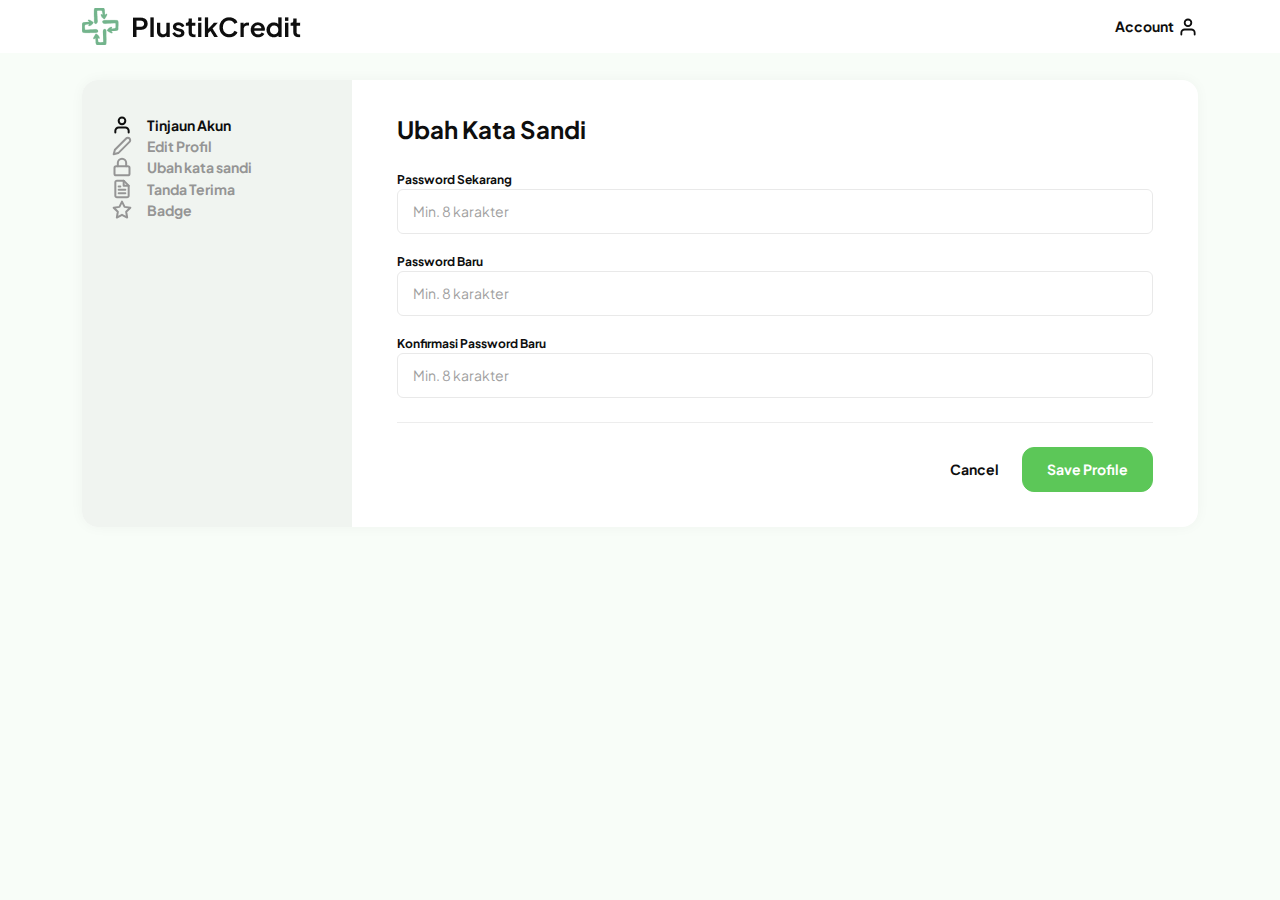
<file: ubah-kata-sandi.html>
<!doctype html>
<html lang="en">

<head>
    <meta charset="utf-8">
    <meta name="viewport" content="width=device-width, initial-scale=1">
    <title>PlustikCredit</title>
    <link rel="shortcut icon" href="./images/favicon.ico" type="image/x-icon">
    <link rel="icon" href="./images/favicon.ico" type="image/x-icon">
    
    
  <script type="module" crossorigin src="./assets/js/main-abc1ffd9.js"></script>
  <link rel="stylesheet" href="./assets/css/main-c0270504.css">
</head>

<body>
    
<header class="header">
    <div class="container">
        <div class="row align-items-center">
            <div class="col-5">
                <a href="index.html" class="logo">
                    <img src="./assets/images/logo-48faf661.png" class="img-fluid" alt="">
                </a>
            </div>
            <div class="col-7 ">
                <ul class="nav justify-content-end align-items-center">
                    <li class="nav-item account-desktop">
                        <a href="dashboard.html" class="nav-link pe-0">Account <i class="ico ico-user ms-1"></i> </a>
                    </li>
                    <li class="nav-item dropdown account-mobile">
                        <a href="#" class="nav-link dropdown-toggle pe-0" data-bs-toggle="dropdown">Account <i
                                class="ico ico-user ms-1"></i></a>
                        <div class="dropdown-menu dropdown-menu-end">
                            <a href="dashboard.html" class="dropdown-item d-flex text-14">
                                <div class="icon"><i class="ico ico-user-2"></i></div>
                                <div class="ps-2">Tinjaun Akun</div>
                            </a>
                            <a href="edit-profile.html" class="dropdown-item d-flex text-14">
                                <div class="icon"><i class="ico ico-edit"></i></div>
                                <div class="ps-2">Edit Profil</div>
                            </a>
                            <a href="ubah-kata-sandi.html" class="dropdown-item d-flex text-14">
                                <div class="icon"><i class="ico ico-lock-2"></i></div>
                                <div class="ps-2">Ubah kata sandi</div>
                            </a>
                            <a href="tanda-terima.html" class="dropdown-item d-flex text-14">
                                <div class="icon"><i class="ico ico-file-text"></i></div>
                                <div class="ps-2">Tanda Terima</div>
                            </a>
                            <a href="#" class="dropdown-item d-flex text-14">
                                <div class="icon"><i class="ico ico-star"></i></div>
                                <div class="ps-2">Badge</div>
                            </a>
                        </div>
                    </li>
                </ul>
            </div>
        </div>
    </div>
</header>

    

<div class="page-wrapper">
    <div class="container mt-4">
        <div class="user-dashboard">
            <div class="sidebar">
    <ul class="nav flex-column">
        <li class="nav-item">
            <a href="dashboard.html" class="nav-link active">
                <div class="icon"><i class="ico ico-user-2"></i></div>
                <div>Tinjaun Akun</div>
            </a>
        </li>
        <li class="nav-item">
            <a href="edit-profile.html" class="nav-link">
                <div class="icon"><i class="ico ico-edit"></i></div>
                <div>Edit Profil</div>
            </a>
        </li>
        <li class="nav-item">
            <a href="ubah-kata-sandi.html" class="nav-link">
                <div class="icon"><i class="ico ico-lock-2"></i></div>
                <div>Ubah kata sandi</div>
            </a>
        </li>
        <li class="nav-item">
            <a href="tanda-terima.html" class="nav-link">
                <div class="icon"><i class="ico ico-file-text"></i></div>
                <div>Tanda Terima</div>
            </a>
        </li>
        <li class="nav-item">
            <a href="badge.html" class="nav-link">
                <div class="icon"><i class="ico ico-star"></i></div>
                <div>Badge</div>
            </a>
        </li>
    </ul>
</div>
            <div class="dashboad-content">
                <h3 class="title mb-4">Ubah Kata Sandi</h3>

                <form action="#">
                    <div class="mb-3">
                        <label class="label">Password Sekarang</label>
                        <input type="password" class="form-control" placeholder="Min. 8 karakter">
                    </div>
                    <div class="mb-3">
                        <label class="label">Password Baru</label>
                        <input type="password" class="form-control" placeholder="Min. 8 karakter">
                    </div>
                    <div class="mb-3">
                        <label class="label">Konfirmasi Password Baru</label>
                        <input type="password" class="form-control" placeholder="Min. 8 karakter">
                    </div>

                    <hr class="my-4">
                    <div class="text-end">
                        <a href="#" class="btn">Cancel</a>

                        <button type="submit" class="btn btn-primary px-4">Save Profile</button>
                    </div>
                </form>
            </div>
        </div>
    </div>
</div>


    
    
    
    
    
</body>

</html>
</file>
<file: assets/css/main-c0270504.css>
@charset "UTF-8";/*!
 * Bootstrap  v5.2.3 (https://getbootstrap.com/)
 * Copyright 2011-2022 The Bootstrap Authors
 * Copyright 2011-2022 Twitter, Inc.
 * Licensed under MIT (https://github.com/twbs/bootstrap/blob/main/LICENSE)
 */h6,.h6,h5,.h5,h4,.h4,h3,.h3,h2,.h2,h1,.h1{margin-top:0;margin-bottom:.5rem;font-weight:500;line-height:1.2}.container,.container-fluid,.container-xxl,.container-xl,.container-lg,.container-md,.container-sm{--bs-gutter-x: 1.5rem;--bs-gutter-y: 0;width:100%;padding-right:calc(var(--bs-gutter-x) * .5);padding-left:calc(var(--bs-gutter-x) * .5);margin-right:auto;margin-left:auto}@media (min-width: 576px){.container-sm,.container{max-width:540px}}@media (min-width: 768px){.container-md,.container-sm,.container{max-width:720px}}@media (min-width: 992px){.container-lg,.container-md,.container-sm,.container{max-width:960px}}@media (min-width: 1200px){.container-xl,.container-lg,.container-md,.container-sm,.container{max-width:1140px}}@media (min-width: 1400px){.container-xxl,.container-xl,.container-lg,.container-md,.container-sm,.container{max-width:1320px}}.form-select{display:block;width:100%;padding:11px 45px 11px 15px;-moz-padding-start:12px;font-size:.875rem;font-weight:400;line-height:1.5;color:#0e0e0e;background-color:#fff;background-image:url("data:image/svg+xml,%3csvg xmlns='http://www.w3.org/2000/svg' viewBox='0 0 16 16'%3e%3cpath fill='none' stroke='%23343a40' stroke-linecap='round' stroke-linejoin='round' stroke-width='2' d='m2 5 6 6 6-6'/%3e%3c/svg%3e");background-repeat:no-repeat;background-position:right 15px center;background-size:16px 12px;border:1px solid #e9e9e9;border-radius:6px;transition:border-color .15s ease-in-out,box-shadow .15s ease-in-out;appearance:none}.form-check-input:checked[type=checkbox]{background-image:url("data:image/svg+xml,%3csvg xmlns='http://www.w3.org/2000/svg' viewBox='0 0 20 20'%3e%3cpath fill='none' stroke='%23fff' stroke-linecap='round' stroke-linejoin='round' stroke-width='3' d='m6 10 3 3 6-6'/%3e%3c/svg%3e")}.form-check-input:checked[type=radio]{background-image:url("data:image/svg+xml,%3csvg xmlns='http://www.w3.org/2000/svg' viewBox='-4 -4 8 8'%3e%3ccircle r='2' fill='%23fff'/%3e%3c/svg%3e")}.form-check-input[type=checkbox]:indeterminate{background-color:#5cc758;border-color:#5cc758;background-image:url("data:image/svg+xml,%3csvg xmlns='http://www.w3.org/2000/svg' viewBox='0 0 20 20'%3e%3cpath fill='none' stroke='%23fff' stroke-linecap='round' stroke-linejoin='round' stroke-width='3' d='M6 10h8'/%3e%3c/svg%3e")}.form-switch .form-check-input{width:2em;margin-left:-2.5em;background-image:url("data:image/svg+xml,%3csvg xmlns='http://www.w3.org/2000/svg' viewBox='-4 -4 8 8'%3e%3ccircle r='3' fill='rgba%280, 0, 0, 0.25%29'/%3e%3c/svg%3e");background-position:left center;border-radius:2em;transition:background-position .15s ease-in-out}.form-switch .form-check-input:focus{background-image:url("data:image/svg+xml,%3csvg xmlns='http://www.w3.org/2000/svg' viewBox='-4 -4 8 8'%3e%3ccircle r='3' fill='%23aee3ac'/%3e%3c/svg%3e")}.form-switch .form-check-input:checked{background-position:right center;background-image:url("data:image/svg+xml,%3csvg xmlns='http://www.w3.org/2000/svg' viewBox='-4 -4 8 8'%3e%3ccircle r='3' fill='%23fff'/%3e%3c/svg%3e")}.was-validated .form-control:valid,.form-control.is-valid{border-color:#5cc758;padding-right:calc(1.5em + 22px);background-image:url("data:image/svg+xml,%3csvg xmlns='http://www.w3.org/2000/svg' viewBox='0 0 8 8'%3e%3cpath fill='%235cc758' d='M2.3 6.73.6 4.53c-.4-1.04.46-1.4 1.1-.8l1.1 1.4 3.4-3.8c.6-.63 1.6-.27 1.2.7l-4 4.6c-.43.5-.8.4-1.1.1z'/%3e%3c/svg%3e");background-repeat:no-repeat;background-position:right calc(.375em + 5.5px) center;background-size:calc(.75em + 11px) calc(.75em + 11px)}.was-validated .form-select:valid:not([multiple]):not([size]),.was-validated .form-select:valid:not([multiple])[size="1"],.form-select.is-valid:not([multiple]):not([size]),.form-select.is-valid:not([multiple])[size="1"]{padding-right:82.5px;background-image:url("data:image/svg+xml,%3csvg xmlns='http://www.w3.org/2000/svg' viewBox='0 0 16 16'%3e%3cpath fill='none' stroke='%23343a40' stroke-linecap='round' stroke-linejoin='round' stroke-width='2' d='m2 5 6 6 6-6'/%3e%3c/svg%3e"),url("data:image/svg+xml,%3csvg xmlns='http://www.w3.org/2000/svg' viewBox='0 0 8 8'%3e%3cpath fill='%235cc758' d='M2.3 6.73.6 4.53c-.4-1.04.46-1.4 1.1-.8l1.1 1.4 3.4-3.8c.6-.63 1.6-.27 1.2.7l-4 4.6c-.43.5-.8.4-1.1.1z'/%3e%3c/svg%3e");background-position:right 15px center,center right 45px;background-size:16px 12px,calc(.75em + 11px) calc(.75em + 11px)}.was-validated .form-control:invalid,.form-control.is-invalid{border-color:#dc3545;padding-right:calc(1.5em + 22px);background-image:url("data:image/svg+xml,%3csvg xmlns='http://www.w3.org/2000/svg' viewBox='0 0 12 12' width='12' height='12' fill='none' stroke='%23dc3545'%3e%3ccircle cx='6' cy='6' r='4.5'/%3e%3cpath stroke-linejoin='round' d='M5.8 3.6h.4L6 6.5z'/%3e%3ccircle cx='6' cy='8.2' r='.6' fill='%23dc3545' stroke='none'/%3e%3c/svg%3e");background-repeat:no-repeat;background-position:right calc(.375em + 5.5px) center;background-size:calc(.75em + 11px) calc(.75em + 11px)}.was-validated .form-select:invalid:not([multiple]):not([size]),.was-validated .form-select:invalid:not([multiple])[size="1"],.form-select.is-invalid:not([multiple]):not([size]),.form-select.is-invalid:not([multiple])[size="1"]{padding-right:82.5px;background-image:url("data:image/svg+xml,%3csvg xmlns='http://www.w3.org/2000/svg' viewBox='0 0 16 16'%3e%3cpath fill='none' stroke='%23343a40' stroke-linecap='round' stroke-linejoin='round' stroke-width='2' d='m2 5 6 6 6-6'/%3e%3c/svg%3e"),url("data:image/svg+xml,%3csvg xmlns='http://www.w3.org/2000/svg' viewBox='0 0 12 12' width='12' height='12' fill='none' stroke='%23dc3545'%3e%3ccircle cx='6' cy='6' r='4.5'/%3e%3cpath stroke-linejoin='round' d='M5.8 3.6h.4L6 6.5z'/%3e%3ccircle cx='6' cy='8.2' r='.6' fill='%23dc3545' stroke='none'/%3e%3c/svg%3e");background-position:right 15px center,center right 45px;background-size:16px 12px,calc(.75em + 11px) calc(.75em + 11px)}.navbar{--bs-navbar-padding-x: 0;--bs-navbar-padding-y: .5rem;--bs-navbar-color: rgba(0, 0, 0, .55);--bs-navbar-hover-color: rgba(0, 0, 0, .7);--bs-navbar-disabled-color: rgba(0, 0, 0, .3);--bs-navbar-active-color: rgba(0, 0, 0, .9);--bs-navbar-brand-padding-y: .3125rem;--bs-navbar-brand-margin-end: 1rem;--bs-navbar-brand-font-size: 1.25rem;--bs-navbar-brand-color: rgba(0, 0, 0, .9);--bs-navbar-brand-hover-color: rgba(0, 0, 0, .9);--bs-navbar-nav-link-padding-x: .5rem;--bs-navbar-toggler-padding-y: .25rem;--bs-navbar-toggler-padding-x: .75rem;--bs-navbar-toggler-font-size: 1.25rem;--bs-navbar-toggler-icon-bg: url("data:image/svg+xml,%3csvg xmlns='http://www.w3.org/2000/svg' viewBox='0 0 30 30'%3e%3cpath stroke='rgba%280, 0, 0, 0.55%29' stroke-linecap='round' stroke-miterlimit='10' stroke-width='2' d='M4 7h22M4 15h22M4 23h22'/%3e%3c/svg%3e");--bs-navbar-toggler-border-color: rgba(0, 0, 0, .1);--bs-navbar-toggler-border-radius: 12px;--bs-navbar-toggler-focus-width: .25rem;--bs-navbar-toggler-transition: box-shadow .15s ease-in-out;position:relative;display:flex;flex-wrap:wrap;align-items:center;justify-content:space-between;padding:var(--bs-navbar-padding-y) var(--bs-navbar-padding-x)}.navbar-dark{--bs-navbar-color: rgba(255, 255, 255, .55);--bs-navbar-hover-color: rgba(255, 255, 255, .75);--bs-navbar-disabled-color: rgba(255, 255, 255, .25);--bs-navbar-active-color: #fff;--bs-navbar-brand-color: #fff;--bs-navbar-brand-hover-color: #fff;--bs-navbar-toggler-border-color: rgba(255, 255, 255, .1);--bs-navbar-toggler-icon-bg: url("data:image/svg+xml,%3csvg xmlns='http://www.w3.org/2000/svg' viewBox='0 0 30 30'%3e%3cpath stroke='rgba%28255, 255, 255, 0.55%29' stroke-linecap='round' stroke-miterlimit='10' stroke-width='2' d='M4 7h22M4 15h22M4 23h22'/%3e%3c/svg%3e")}.accordion{--bs-accordion-color: #0e0e0e;--bs-accordion-bg: #f8fdf8;--bs-accordion-transition: color .15s ease-in-out, background-color .15s ease-in-out, border-color .15s ease-in-out, box-shadow .15s ease-in-out, border-radius .15s ease;--bs-accordion-border-color: var(--bs-border-color);--bs-accordion-border-width: 1px;--bs-accordion-border-radius: .375rem;--bs-accordion-inner-border-radius:calc(.375rem - 1px);--bs-accordion-btn-padding-x: 1.25rem;--bs-accordion-btn-padding-y: 1rem;--bs-accordion-btn-color: #0e0e0e;--bs-accordion-btn-bg: var(--bs-accordion-bg);--bs-accordion-btn-icon: url("data:image/svg+xml,%3csvg width='27' height='26' viewBox='0 0 27 26' fill='none' xmlns='http://www.w3.org/2000/svg'%3e%3cmask id='mask0_220_1175' style='mask-type:alpha' maskUnits='userSpaceOnUse' x='0' y='0' width='27' height='26'%3e%3crect width='27' height='26' fill='%23D9D9D9'/%3e%3c/mask%3e%3cg mask='url%28%23mask0_220_1175%29'%3e%3ccircle cx='13.5' cy='13.0845' r='13' fill='%23FF6600'/%3e%3cpath d='M19.45 11.8095H15.1V7.55947H11.875V11.8095H7.55V14.8595H11.875V19.1095H15.1V14.8595H19.45V11.8095Z' fill='white'/%3e%3c/g%3e%3c/svg%3e");--bs-accordion-btn-icon-width: 1.25rem;--bs-accordion-btn-icon-transform: rotate(-180deg);--bs-accordion-btn-icon-transition: transform .2s ease-in-out;--bs-accordion-btn-active-icon: url("data:image/svg+xml,%3csvg width='27' height='27' viewBox='0 0 27 27' fill='none' xmlns='http://www.w3.org/2000/svg'%3e%3cmask id='mask0_220_1172' style='mask-type:alpha' maskUnits='userSpaceOnUse' x='0' y='0' width='27' height='27'%3e%3crect width='27' height='27' fill='%23D9D9D9'/%3e%3c/mask%3e%3cg mask='url%28%23mask0_220_1172%29'%3e%3ccircle cx='13.5' cy='13.5845' r='13' fill='%23FF6600'/%3e%3cpath d='M9.8 15.1095V11.9845H16.875V15.1095H9.8Z' fill='white'/%3e%3c/g%3e%3c/svg%3e");--bs-accordion-btn-focus-border-color: #aee3ac;--bs-accordion-btn-focus-box-shadow: transparent;--bs-accordion-body-padding-x: 1.25rem;--bs-accordion-body-padding-y: 1rem;--bs-accordion-active-color: #53b34f;--bs-accordion-active-bg: #eff9ee}.btn-close{box-sizing:content-box;width:1em;height:1em;padding:.25em;color:#000;background:transparent url("data:image/svg+xml,%3csvg xmlns='http://www.w3.org/2000/svg' viewBox='0 0 16 16' fill='%23000'%3e%3cpath d='M.293.293a1 1 0 0 1 1.414 0L8 6.586 14.293.293a1 1 0 1 1 1.414 1.414L9.414 8l6.293 6.293a1 1 0 0 1-1.414 1.414L8 9.414l-6.293 6.293a1 1 0 0 1-1.414-1.414L6.586 8 .293 1.707a1 1 0 0 1 0-1.414z'/%3e%3c/svg%3e") center/1em auto no-repeat;border:0;border-radius:.375rem;opacity:.5}.carousel-control-prev-icon{background-image:url("data:image/svg+xml,%3csvg xmlns='http://www.w3.org/2000/svg' viewBox='0 0 16 16' fill='%23fff'%3e%3cpath d='M11.354 1.646a.5.5 0 0 1 0 .708L5.707 8l5.647 5.646a.5.5 0 0 1-.708.708l-6-6a.5.5 0 0 1 0-.708l6-6a.5.5 0 0 1 .708 0z'/%3e%3c/svg%3e")}.carousel-control-next-icon{background-image:url("data:image/svg+xml,%3csvg xmlns='http://www.w3.org/2000/svg' viewBox='0 0 16 16' fill='%23fff'%3e%3cpath d='M4.646 1.646a.5.5 0 0 1 .708 0l6 6a.5.5 0 0 1 0 .708l-6 6a.5.5 0 0 1-.708-.708L10.293 8 4.646 2.354a.5.5 0 0 1 0-.708z'/%3e%3c/svg%3e")}.offcanvas,.offcanvas-xxl,.offcanvas-xl,.offcanvas-lg,.offcanvas-md,.offcanvas-sm{--bs-offcanvas-zindex: 1045;--bs-offcanvas-width: 400px;--bs-offcanvas-height: 30vh;--bs-offcanvas-padding-x: 1rem;--bs-offcanvas-padding-y: 1rem;--bs-offcanvas-color: ;--bs-offcanvas-bg: #fff;--bs-offcanvas-border-width: 0;--bs-offcanvas-border-color: var(--bs-border-color-translucent);--bs-offcanvas-box-shadow: 0 .125rem .25rem rgba(0, 0, 0, .075)}:root{--bs-blue: #0d6efd;--bs-indigo: #6610f2;--bs-purple: #6f42c1;--bs-pink: #d63384;--bs-red: #dc3545;--bs-orange: #fd7e14;--bs-yellow: #ffc107;--bs-green: #198754;--bs-teal: #20c997;--bs-cyan: #0dcaf0;--bs-black: #000;--bs-white: #fff;--bs-gray: #6c757d;--bs-gray-dark: #343a40;--bs-gray-100: #f8f9fa;--bs-gray-200: #e9ecef;--bs-gray-300: #dee2e6;--bs-gray-400: #ced4da;--bs-gray-500: #adb5bd;--bs-gray-600: #6c757d;--bs-gray-700: #495057;--bs-gray-800: #343a40;--bs-gray-900: #212529;--bs-primary: #5cc758;--bs-secondary: #D8D8D8;--bs-success: #5cc758;--bs-primary-rgb: 92, 199, 88;--bs-secondary-rgb: 216, 216, 216;--bs-success-rgb: 92, 199, 88;--bs-white-rgb: 255, 255, 255;--bs-black-rgb: 0, 0, 0;--bs-body-color-rgb: 14, 14, 14;--bs-body-bg-rgb: 248, 253, 248;--bs-font-sans-serif: "Plus Jakarta Sans", sans-serif;--bs-font-monospace: SFMono-Regular, Menlo, Monaco, Consolas, "Liberation Mono", "Courier New", monospace;--bs-gradient: linear-gradient(180deg, rgba(255, 255, 255, .15), rgba(255, 255, 255, 0));--bs-body-font-family: var(--bs-font-sans-serif);--bs-body-font-size: 1rem;--bs-body-font-weight: 400;--bs-body-line-height: 1.5;--bs-body-color: #0e0e0e;--bs-body-bg: #f8fdf8;--bs-border-width: 1px;--bs-border-style: solid;--bs-border-color: #dee2e6;--bs-border-color-translucent: rgba(0, 0, 0, .175);--bs-border-radius: .375rem;--bs-border-radius-sm: .25rem;--bs-border-radius-lg: .5rem;--bs-border-radius-xl: 1rem;--bs-border-radius-2xl: 2rem;--bs-border-radius-pill: 50rem;--bs-link-color: #5cc758;--bs-link-hover-color: #4a9f46;--bs-code-color: #d63384;--bs-highlight-bg: #fff3cd}*,*:before,*:after{box-sizing:border-box}@media (prefers-reduced-motion: no-preference){:root{scroll-behavior:smooth}}body{margin:0;font-family:var(--bs-body-font-family);font-size:var(--bs-body-font-size);font-weight:var(--bs-body-font-weight);line-height:var(--bs-body-line-height);color:var(--bs-body-color);text-align:var(--bs-body-text-align);background-color:var(--bs-body-bg);-webkit-text-size-adjust:100%;-webkit-tap-highlight-color:rgba(0,0,0,0)}hr{margin:1rem 0;color:inherit;border:0;border-top:1px solid;opacity:.25}h1,h2,h3,h4,h5,h6,.h1,.h2,.h3,.h4,.h5,.h6{margin-top:0;margin-bottom:.5rem;font-weight:500;line-height:1.2}h1,.h1{font-size:calc(1.375rem + 1.5vw)}@media (min-width: 1200px){h1,.h1{font-size:2.5rem}}h2,.h2{font-size:calc(1.325rem + .9vw)}@media (min-width: 1200px){h2,.h2{font-size:2rem}}h3,.h3{font-size:calc(1.3rem + .6vw)}@media (min-width: 1200px){h3,.h3{font-size:1.75rem}}h4,.h4{font-size:calc(1.275rem + .3vw)}@media (min-width: 1200px){h4,.h4{font-size:1.5rem}}h5,.h5{font-size:1.25rem}h6,.h6{font-size:1rem}p{margin-top:0;margin-bottom:1rem}abbr[title]{text-decoration:underline dotted;cursor:help;text-decoration-skip-ink:none}address{margin-bottom:1rem;font-style:normal;line-height:inherit}ol,ul{padding-left:2rem}ol,ul,dl{margin-top:0;margin-bottom:1rem}ol ol,ul ul,ol ul,ul ol{margin-bottom:0}dt{font-weight:700}dd{margin-bottom:.5rem;margin-left:0}blockquote{margin:0 0 1rem}b,strong{font-weight:bolder}small,.small{font-size:.875em}mark,.mark{padding:.1875em;background-color:var(--bs-highlight-bg)}sub,sup{position:relative;font-size:.75em;line-height:0;vertical-align:baseline}sub{bottom:-.25em}sup{top:-.5em}a{color:var(--bs-link-color);text-decoration:underline}a:hover{color:var(--bs-link-hover-color)}a:not([href]):not([class]),a:not([href]):not([class]):hover{color:inherit;text-decoration:none}pre,code,kbd,samp{font-family:var(--bs-font-monospace);font-size:1em}pre{display:block;margin-top:0;margin-bottom:1rem;overflow:auto;font-size:.875em}pre code{font-size:inherit;color:inherit;word-break:normal}code{font-size:.875em;color:var(--bs-code-color);word-wrap:break-word}a>code{color:inherit}kbd{padding:.1875rem .375rem;font-size:.875em;color:var(--bs-body-bg);background-color:var(--bs-body-color);border-radius:.25rem}kbd kbd{padding:0;font-size:1em}figure{margin:0 0 1rem}img,svg{vertical-align:middle}table{caption-side:bottom;border-collapse:collapse}caption{padding-top:.5rem;padding-bottom:.5rem;color:#6c757d;text-align:left}th{text-align:inherit;text-align:-webkit-match-parent}thead,tbody,tfoot,tr,td,th{border-color:inherit;border-style:solid;border-width:0}label{display:inline-block}button{border-radius:0}button:focus:not(:focus-visible){outline:0}input,button,select,optgroup,textarea{margin:0;font-family:inherit;font-size:inherit;line-height:inherit}button,select{text-transform:none}[role=button]{cursor:pointer}select{word-wrap:normal}select:disabled{opacity:1}[list]:not([type=date]):not([type=datetime-local]):not([type=month]):not([type=week]):not([type=time])::-webkit-calendar-picker-indicator{display:none!important}button,[type=button],[type=reset],[type=submit]{-webkit-appearance:button}button:not(:disabled),[type=button]:not(:disabled),[type=reset]:not(:disabled),[type=submit]:not(:disabled){cursor:pointer}::-moz-focus-inner{padding:0;border-style:none}textarea{resize:vertical}fieldset{min-width:0;padding:0;margin:0;border:0}legend{float:left;width:100%;padding:0;margin-bottom:.5rem;font-size:calc(1.275rem + .3vw);line-height:inherit}@media (min-width: 1200px){legend{font-size:1.5rem}}legend+*{clear:left}::-webkit-datetime-edit-fields-wrapper,::-webkit-datetime-edit-text,::-webkit-datetime-edit-minute,::-webkit-datetime-edit-hour-field,::-webkit-datetime-edit-day-field,::-webkit-datetime-edit-month-field,::-webkit-datetime-edit-year-field{padding:0}::-webkit-inner-spin-button{height:auto}[type=search]{outline-offset:-2px;-webkit-appearance:textfield}::-webkit-search-decoration{-webkit-appearance:none}::-webkit-color-swatch-wrapper{padding:0}::file-selector-button{font:inherit;-webkit-appearance:button}output{display:inline-block}iframe{border:0}summary{display:list-item;cursor:pointer}progress{vertical-align:baseline}[hidden]{display:none!important}.lead{font-size:1.25rem;font-weight:300}.display-1{font-size:calc(1.625rem + 4.5vw);font-weight:300;line-height:1.2}@media (min-width: 1200px){.display-1{font-size:5rem}}.display-2{font-size:calc(1.575rem + 3.9vw);font-weight:300;line-height:1.2}@media (min-width: 1200px){.display-2{font-size:4.5rem}}.display-3{font-size:calc(1.525rem + 3.3vw);font-weight:300;line-height:1.2}@media (min-width: 1200px){.display-3{font-size:4rem}}.display-4{font-size:calc(1.475rem + 2.7vw);font-weight:300;line-height:1.2}@media (min-width: 1200px){.display-4{font-size:3.5rem}}.display-5{font-size:calc(1.425rem + 2.1vw);font-weight:300;line-height:1.2}@media (min-width: 1200px){.display-5{font-size:3rem}}.display-6{font-size:calc(1.375rem + 1.5vw);font-weight:300;line-height:1.2}@media (min-width: 1200px){.display-6{font-size:2.5rem}}.list-unstyled,.list-inline{padding-left:0;list-style:none}.list-inline-item{display:inline-block}.list-inline-item:not(:last-child){margin-right:.5rem}.initialism{font-size:.875em;text-transform:uppercase}.blockquote{margin-bottom:1rem;font-size:1.25rem}.blockquote>:last-child{margin-bottom:0}.blockquote-footer{margin-top:-1rem;margin-bottom:1rem;font-size:.875em;color:#6c757d}.blockquote-footer:before{content:"\2014\a0"}.img-fluid{max-width:100%;height:auto}.img-thumbnail{padding:.25rem;background-color:#f8fdf8;border:1px solid var(--bs-border-color);border-radius:.375rem;max-width:100%;height:auto}.figure{display:inline-block}.figure-img{margin-bottom:.5rem;line-height:1}.figure-caption{font-size:.875em;color:#6c757d}.container,.container-fluid,.container-sm,.container-md,.container-lg,.container-xl,.container-xxl{--bs-gutter-x: 1.5rem;--bs-gutter-y: 0;width:100%;padding-right:calc(var(--bs-gutter-x) * .5);padding-left:calc(var(--bs-gutter-x) * .5);margin-right:auto;margin-left:auto}@media (min-width: 576px){.container,.container-sm{max-width:540px}}@media (min-width: 768px){.container,.container-sm,.container-md{max-width:720px}}@media (min-width: 992px){.container,.container-sm,.container-md,.container-lg{max-width:960px}}@media (min-width: 1200px){.container,.container-sm,.container-md,.container-lg,.container-xl{max-width:1140px}}@media (min-width: 1400px){.container,.container-sm,.container-md,.container-lg,.container-xl,.container-xxl{max-width:1320px}}.row{--bs-gutter-x: 1.5rem;--bs-gutter-y: 0;display:flex;flex-wrap:wrap;margin-top:calc(-1 * var(--bs-gutter-y));margin-right:calc(-.5 * var(--bs-gutter-x));margin-left:calc(-.5 * var(--bs-gutter-x))}.row>*{flex-shrink:0;width:100%;max-width:100%;padding-right:calc(var(--bs-gutter-x) * .5);padding-left:calc(var(--bs-gutter-x) * .5);margin-top:var(--bs-gutter-y)}.col{flex:1 0 0%}.row-cols-auto>*{flex:0 0 auto;width:auto}.row-cols-1>*{flex:0 0 auto;width:100%}.row-cols-2>*{flex:0 0 auto;width:50%}.row-cols-3>*{flex:0 0 auto;width:33.3333333333%}.row-cols-4>*{flex:0 0 auto;width:25%}.row-cols-5>*{flex:0 0 auto;width:20%}.row-cols-6>*{flex:0 0 auto;width:16.6666666667%}.col-auto{flex:0 0 auto;width:auto}.col-1{flex:0 0 auto;width:8.33333333%}.col-2{flex:0 0 auto;width:16.66666667%}.col-3{flex:0 0 auto;width:25%}.col-4{flex:0 0 auto;width:33.33333333%}.col-5{flex:0 0 auto;width:41.66666667%}.col-6{flex:0 0 auto;width:50%}.col-7{flex:0 0 auto;width:58.33333333%}.col-8{flex:0 0 auto;width:66.66666667%}.col-9{flex:0 0 auto;width:75%}.col-10{flex:0 0 auto;width:83.33333333%}.col-11{flex:0 0 auto;width:91.66666667%}.col-12{flex:0 0 auto;width:100%}.offset-1{margin-left:8.33333333%}.offset-2{margin-left:16.66666667%}.offset-3{margin-left:25%}.offset-4{margin-left:33.33333333%}.offset-5{margin-left:41.66666667%}.offset-6{margin-left:50%}.offset-7{margin-left:58.33333333%}.offset-8{margin-left:66.66666667%}.offset-9{margin-left:75%}.offset-10{margin-left:83.33333333%}.offset-11{margin-left:91.66666667%}.g-0,.gx-0{--bs-gutter-x: 0}.g-0,.gy-0{--bs-gutter-y: 0}.g-1,.gx-1{--bs-gutter-x: .25rem}.g-1,.gy-1{--bs-gutter-y: .25rem}.g-2,.gx-2{--bs-gutter-x: .5rem}.g-2,.gy-2{--bs-gutter-y: .5rem}.g-3,.gx-3{--bs-gutter-x: 1rem}.g-3,.gy-3{--bs-gutter-y: 1rem}.g-4,.gx-4{--bs-gutter-x: 1.5rem}.g-4,.gy-4{--bs-gutter-y: 1.5rem}.g-5,.gx-5{--bs-gutter-x: 3rem}.g-5,.gy-5{--bs-gutter-y: 3rem}@media (min-width: 576px){.col-sm{flex:1 0 0%}.row-cols-sm-auto>*{flex:0 0 auto;width:auto}.row-cols-sm-1>*{flex:0 0 auto;width:100%}.row-cols-sm-2>*{flex:0 0 auto;width:50%}.row-cols-sm-3>*{flex:0 0 auto;width:33.3333333333%}.row-cols-sm-4>*{flex:0 0 auto;width:25%}.row-cols-sm-5>*{flex:0 0 auto;width:20%}.row-cols-sm-6>*{flex:0 0 auto;width:16.6666666667%}.col-sm-auto{flex:0 0 auto;width:auto}.col-sm-1{flex:0 0 auto;width:8.33333333%}.col-sm-2{flex:0 0 auto;width:16.66666667%}.col-sm-3{flex:0 0 auto;width:25%}.col-sm-4{flex:0 0 auto;width:33.33333333%}.col-sm-5{flex:0 0 auto;width:41.66666667%}.col-sm-6{flex:0 0 auto;width:50%}.col-sm-7{flex:0 0 auto;width:58.33333333%}.col-sm-8{flex:0 0 auto;width:66.66666667%}.col-sm-9{flex:0 0 auto;width:75%}.col-sm-10{flex:0 0 auto;width:83.33333333%}.col-sm-11{flex:0 0 auto;width:91.66666667%}.col-sm-12{flex:0 0 auto;width:100%}.offset-sm-0{margin-left:0}.offset-sm-1{margin-left:8.33333333%}.offset-sm-2{margin-left:16.66666667%}.offset-sm-3{margin-left:25%}.offset-sm-4{margin-left:33.33333333%}.offset-sm-5{margin-left:41.66666667%}.offset-sm-6{margin-left:50%}.offset-sm-7{margin-left:58.33333333%}.offset-sm-8{margin-left:66.66666667%}.offset-sm-9{margin-left:75%}.offset-sm-10{margin-left:83.33333333%}.offset-sm-11{margin-left:91.66666667%}.g-sm-0,.gx-sm-0{--bs-gutter-x: 0}.g-sm-0,.gy-sm-0{--bs-gutter-y: 0}.g-sm-1,.gx-sm-1{--bs-gutter-x: .25rem}.g-sm-1,.gy-sm-1{--bs-gutter-y: .25rem}.g-sm-2,.gx-sm-2{--bs-gutter-x: .5rem}.g-sm-2,.gy-sm-2{--bs-gutter-y: .5rem}.g-sm-3,.gx-sm-3{--bs-gutter-x: 1rem}.g-sm-3,.gy-sm-3{--bs-gutter-y: 1rem}.g-sm-4,.gx-sm-4{--bs-gutter-x: 1.5rem}.g-sm-4,.gy-sm-4{--bs-gutter-y: 1.5rem}.g-sm-5,.gx-sm-5{--bs-gutter-x: 3rem}.g-sm-5,.gy-sm-5{--bs-gutter-y: 3rem}}@media (min-width: 768px){.col-md{flex:1 0 0%}.row-cols-md-auto>*{flex:0 0 auto;width:auto}.row-cols-md-1>*{flex:0 0 auto;width:100%}.row-cols-md-2>*{flex:0 0 auto;width:50%}.row-cols-md-3>*{flex:0 0 auto;width:33.3333333333%}.row-cols-md-4>*{flex:0 0 auto;width:25%}.row-cols-md-5>*{flex:0 0 auto;width:20%}.row-cols-md-6>*{flex:0 0 auto;width:16.6666666667%}.col-md-auto{flex:0 0 auto;width:auto}.col-md-1{flex:0 0 auto;width:8.33333333%}.col-md-2{flex:0 0 auto;width:16.66666667%}.col-md-3{flex:0 0 auto;width:25%}.col-md-4{flex:0 0 auto;width:33.33333333%}.col-md-5{flex:0 0 auto;width:41.66666667%}.col-md-6{flex:0 0 auto;width:50%}.col-md-7{flex:0 0 auto;width:58.33333333%}.col-md-8{flex:0 0 auto;width:66.66666667%}.col-md-9{flex:0 0 auto;width:75%}.col-md-10{flex:0 0 auto;width:83.33333333%}.col-md-11{flex:0 0 auto;width:91.66666667%}.col-md-12{flex:0 0 auto;width:100%}.offset-md-0{margin-left:0}.offset-md-1{margin-left:8.33333333%}.offset-md-2{margin-left:16.66666667%}.offset-md-3{margin-left:25%}.offset-md-4{margin-left:33.33333333%}.offset-md-5{margin-left:41.66666667%}.offset-md-6{margin-left:50%}.offset-md-7{margin-left:58.33333333%}.offset-md-8{margin-left:66.66666667%}.offset-md-9{margin-left:75%}.offset-md-10{margin-left:83.33333333%}.offset-md-11{margin-left:91.66666667%}.g-md-0,.gx-md-0{--bs-gutter-x: 0}.g-md-0,.gy-md-0{--bs-gutter-y: 0}.g-md-1,.gx-md-1{--bs-gutter-x: .25rem}.g-md-1,.gy-md-1{--bs-gutter-y: .25rem}.g-md-2,.gx-md-2{--bs-gutter-x: .5rem}.g-md-2,.gy-md-2{--bs-gutter-y: .5rem}.g-md-3,.gx-md-3{--bs-gutter-x: 1rem}.g-md-3,.gy-md-3{--bs-gutter-y: 1rem}.g-md-4,.gx-md-4{--bs-gutter-x: 1.5rem}.g-md-4,.gy-md-4{--bs-gutter-y: 1.5rem}.g-md-5,.gx-md-5{--bs-gutter-x: 3rem}.g-md-5,.gy-md-5{--bs-gutter-y: 3rem}}@media (min-width: 992px){.col-lg{flex:1 0 0%}.row-cols-lg-auto>*{flex:0 0 auto;width:auto}.row-cols-lg-1>*{flex:0 0 auto;width:100%}.row-cols-lg-2>*{flex:0 0 auto;width:50%}.row-cols-lg-3>*{flex:0 0 auto;width:33.3333333333%}.row-cols-lg-4>*{flex:0 0 auto;width:25%}.row-cols-lg-5>*{flex:0 0 auto;width:20%}.row-cols-lg-6>*{flex:0 0 auto;width:16.6666666667%}.col-lg-auto{flex:0 0 auto;width:auto}.col-lg-1{flex:0 0 auto;width:8.33333333%}.col-lg-2{flex:0 0 auto;width:16.66666667%}.col-lg-3{flex:0 0 auto;width:25%}.col-lg-4{flex:0 0 auto;width:33.33333333%}.col-lg-5{flex:0 0 auto;width:41.66666667%}.col-lg-6{flex:0 0 auto;width:50%}.col-lg-7{flex:0 0 auto;width:58.33333333%}.col-lg-8{flex:0 0 auto;width:66.66666667%}.col-lg-9{flex:0 0 auto;width:75%}.col-lg-10{flex:0 0 auto;width:83.33333333%}.col-lg-11{flex:0 0 auto;width:91.66666667%}.col-lg-12{flex:0 0 auto;width:100%}.offset-lg-0{margin-left:0}.offset-lg-1{margin-left:8.33333333%}.offset-lg-2{margin-left:16.66666667%}.offset-lg-3{margin-left:25%}.offset-lg-4{margin-left:33.33333333%}.offset-lg-5{margin-left:41.66666667%}.offset-lg-6{margin-left:50%}.offset-lg-7{margin-left:58.33333333%}.offset-lg-8{margin-left:66.66666667%}.offset-lg-9{margin-left:75%}.offset-lg-10{margin-left:83.33333333%}.offset-lg-11{margin-left:91.66666667%}.g-lg-0,.gx-lg-0{--bs-gutter-x: 0}.g-lg-0,.gy-lg-0{--bs-gutter-y: 0}.g-lg-1,.gx-lg-1{--bs-gutter-x: .25rem}.g-lg-1,.gy-lg-1{--bs-gutter-y: .25rem}.g-lg-2,.gx-lg-2{--bs-gutter-x: .5rem}.g-lg-2,.gy-lg-2{--bs-gutter-y: .5rem}.g-lg-3,.gx-lg-3{--bs-gutter-x: 1rem}.g-lg-3,.gy-lg-3{--bs-gutter-y: 1rem}.g-lg-4,.gx-lg-4{--bs-gutter-x: 1.5rem}.g-lg-4,.gy-lg-4{--bs-gutter-y: 1.5rem}.g-lg-5,.gx-lg-5{--bs-gutter-x: 3rem}.g-lg-5,.gy-lg-5{--bs-gutter-y: 3rem}}@media (min-width: 1200px){.col-xl{flex:1 0 0%}.row-cols-xl-auto>*{flex:0 0 auto;width:auto}.row-cols-xl-1>*{flex:0 0 auto;width:100%}.row-cols-xl-2>*{flex:0 0 auto;width:50%}.row-cols-xl-3>*{flex:0 0 auto;width:33.3333333333%}.row-cols-xl-4>*{flex:0 0 auto;width:25%}.row-cols-xl-5>*{flex:0 0 auto;width:20%}.row-cols-xl-6>*{flex:0 0 auto;width:16.6666666667%}.col-xl-auto{flex:0 0 auto;width:auto}.col-xl-1{flex:0 0 auto;width:8.33333333%}.col-xl-2{flex:0 0 auto;width:16.66666667%}.col-xl-3{flex:0 0 auto;width:25%}.col-xl-4{flex:0 0 auto;width:33.33333333%}.col-xl-5{flex:0 0 auto;width:41.66666667%}.col-xl-6{flex:0 0 auto;width:50%}.col-xl-7{flex:0 0 auto;width:58.33333333%}.col-xl-8{flex:0 0 auto;width:66.66666667%}.col-xl-9{flex:0 0 auto;width:75%}.col-xl-10{flex:0 0 auto;width:83.33333333%}.col-xl-11{flex:0 0 auto;width:91.66666667%}.col-xl-12{flex:0 0 auto;width:100%}.offset-xl-0{margin-left:0}.offset-xl-1{margin-left:8.33333333%}.offset-xl-2{margin-left:16.66666667%}.offset-xl-3{margin-left:25%}.offset-xl-4{margin-left:33.33333333%}.offset-xl-5{margin-left:41.66666667%}.offset-xl-6{margin-left:50%}.offset-xl-7{margin-left:58.33333333%}.offset-xl-8{margin-left:66.66666667%}.offset-xl-9{margin-left:75%}.offset-xl-10{margin-left:83.33333333%}.offset-xl-11{margin-left:91.66666667%}.g-xl-0,.gx-xl-0{--bs-gutter-x: 0}.g-xl-0,.gy-xl-0{--bs-gutter-y: 0}.g-xl-1,.gx-xl-1{--bs-gutter-x: .25rem}.g-xl-1,.gy-xl-1{--bs-gutter-y: .25rem}.g-xl-2,.gx-xl-2{--bs-gutter-x: .5rem}.g-xl-2,.gy-xl-2{--bs-gutter-y: .5rem}.g-xl-3,.gx-xl-3{--bs-gutter-x: 1rem}.g-xl-3,.gy-xl-3{--bs-gutter-y: 1rem}.g-xl-4,.gx-xl-4{--bs-gutter-x: 1.5rem}.g-xl-4,.gy-xl-4{--bs-gutter-y: 1.5rem}.g-xl-5,.gx-xl-5{--bs-gutter-x: 3rem}.g-xl-5,.gy-xl-5{--bs-gutter-y: 3rem}}@media (min-width: 1400px){.col-xxl{flex:1 0 0%}.row-cols-xxl-auto>*{flex:0 0 auto;width:auto}.row-cols-xxl-1>*{flex:0 0 auto;width:100%}.row-cols-xxl-2>*{flex:0 0 auto;width:50%}.row-cols-xxl-3>*{flex:0 0 auto;width:33.3333333333%}.row-cols-xxl-4>*{flex:0 0 auto;width:25%}.row-cols-xxl-5>*{flex:0 0 auto;width:20%}.row-cols-xxl-6>*{flex:0 0 auto;width:16.6666666667%}.col-xxl-auto{flex:0 0 auto;width:auto}.col-xxl-1{flex:0 0 auto;width:8.33333333%}.col-xxl-2{flex:0 0 auto;width:16.66666667%}.col-xxl-3{flex:0 0 auto;width:25%}.col-xxl-4{flex:0 0 auto;width:33.33333333%}.col-xxl-5{flex:0 0 auto;width:41.66666667%}.col-xxl-6{flex:0 0 auto;width:50%}.col-xxl-7{flex:0 0 auto;width:58.33333333%}.col-xxl-8{flex:0 0 auto;width:66.66666667%}.col-xxl-9{flex:0 0 auto;width:75%}.col-xxl-10{flex:0 0 auto;width:83.33333333%}.col-xxl-11{flex:0 0 auto;width:91.66666667%}.col-xxl-12{flex:0 0 auto;width:100%}.offset-xxl-0{margin-left:0}.offset-xxl-1{margin-left:8.33333333%}.offset-xxl-2{margin-left:16.66666667%}.offset-xxl-3{margin-left:25%}.offset-xxl-4{margin-left:33.33333333%}.offset-xxl-5{margin-left:41.66666667%}.offset-xxl-6{margin-left:50%}.offset-xxl-7{margin-left:58.33333333%}.offset-xxl-8{margin-left:66.66666667%}.offset-xxl-9{margin-left:75%}.offset-xxl-10{margin-left:83.33333333%}.offset-xxl-11{margin-left:91.66666667%}.g-xxl-0,.gx-xxl-0{--bs-gutter-x: 0}.g-xxl-0,.gy-xxl-0{--bs-gutter-y: 0}.g-xxl-1,.gx-xxl-1{--bs-gutter-x: .25rem}.g-xxl-1,.gy-xxl-1{--bs-gutter-y: .25rem}.g-xxl-2,.gx-xxl-2{--bs-gutter-x: .5rem}.g-xxl-2,.gy-xxl-2{--bs-gutter-y: .5rem}.g-xxl-3,.gx-xxl-3{--bs-gutter-x: 1rem}.g-xxl-3,.gy-xxl-3{--bs-gutter-y: 1rem}.g-xxl-4,.gx-xxl-4{--bs-gutter-x: 1.5rem}.g-xxl-4,.gy-xxl-4{--bs-gutter-y: 1.5rem}.g-xxl-5,.gx-xxl-5{--bs-gutter-x: 3rem}.g-xxl-5,.gy-xxl-5{--bs-gutter-y: 3rem}}.table{--bs-table-color: var(--bs-body-color);--bs-table-bg: transparent;--bs-table-border-color: var(--bs-border-color);--bs-table-accent-bg: transparent;--bs-table-striped-color: var(--bs-body-color);--bs-table-striped-bg: rgba(0, 0, 0, .05);--bs-table-active-color: var(--bs-body-color);--bs-table-active-bg: rgba(0, 0, 0, .1);--bs-table-hover-color: var(--bs-body-color);--bs-table-hover-bg: rgba(0, 0, 0, .075);width:100%;margin-bottom:1rem;color:var(--bs-table-color);vertical-align:top;border-color:var(--bs-table-border-color)}.table>:not(caption)>*>*{padding:.5rem;background-color:var(--bs-table-bg);border-bottom-width:1px;box-shadow:inset 0 0 0 9999px var(--bs-table-accent-bg)}.table>tbody{vertical-align:inherit}.table>thead{vertical-align:bottom}.table-group-divider{border-top:2px solid currentcolor}.caption-top{caption-side:top}.table-sm>:not(caption)>*>*{padding:.25rem}.table-bordered>:not(caption)>*{border-width:1px 0}.table-bordered>:not(caption)>*>*{border-width:0 1px}.table-borderless>:not(caption)>*>*{border-bottom-width:0}.table-borderless>:not(:first-child){border-top-width:0}.table-striped>tbody>tr:nth-of-type(odd)>*{--bs-table-accent-bg: var(--bs-table-striped-bg);color:var(--bs-table-striped-color)}.table-striped-columns>:not(caption)>tr>:nth-child(even){--bs-table-accent-bg: var(--bs-table-striped-bg);color:var(--bs-table-striped-color)}.table-active{--bs-table-accent-bg: var(--bs-table-active-bg);color:var(--bs-table-active-color)}.table-hover>tbody>tr:hover>*{--bs-table-accent-bg: var(--bs-table-hover-bg);color:var(--bs-table-hover-color)}.table-primary{--bs-table-color: #000;--bs-table-bg: #def4de;--bs-table-border-color: #c8dcc8;--bs-table-striped-bg: #d3e8d3;--bs-table-striped-color: #000;--bs-table-active-bg: #c8dcc8;--bs-table-active-color: #000;--bs-table-hover-bg: #cde2cd;--bs-table-hover-color: #000;color:var(--bs-table-color);border-color:var(--bs-table-border-color)}.table-secondary{--bs-table-color: #000;--bs-table-bg: #f7f7f7;--bs-table-border-color: #dedede;--bs-table-striped-bg: #ebebeb;--bs-table-striped-color: #000;--bs-table-active-bg: #dedede;--bs-table-active-color: #000;--bs-table-hover-bg: #e4e4e4;--bs-table-hover-color: #000;color:var(--bs-table-color);border-color:var(--bs-table-border-color)}.table-success{--bs-table-color: #000;--bs-table-bg: #def4de;--bs-table-border-color: #c8dcc8;--bs-table-striped-bg: #d3e8d3;--bs-table-striped-color: #000;--bs-table-active-bg: #c8dcc8;--bs-table-active-color: #000;--bs-table-hover-bg: #cde2cd;--bs-table-hover-color: #000;color:var(--bs-table-color);border-color:var(--bs-table-border-color)}.table-info{--bs-table-color: #000;--bs-table-bg: #cff4fc;--bs-table-border-color: #badce3;--bs-table-striped-bg: #c5e8ef;--bs-table-striped-color: #000;--bs-table-active-bg: #badce3;--bs-table-active-color: #000;--bs-table-hover-bg: #bfe2e9;--bs-table-hover-color: #000;color:var(--bs-table-color);border-color:var(--bs-table-border-color)}.table-warning{--bs-table-color: #000;--bs-table-bg: #fff3cd;--bs-table-border-color: #e6dbb9;--bs-table-striped-bg: #f2e7c3;--bs-table-striped-color: #000;--bs-table-active-bg: #e6dbb9;--bs-table-active-color: #000;--bs-table-hover-bg: #ece1be;--bs-table-hover-color: #000;color:var(--bs-table-color);border-color:var(--bs-table-border-color)}.table-danger{--bs-table-color: #000;--bs-table-bg: #f8d7da;--bs-table-border-color: #dfc2c4;--bs-table-striped-bg: #eccccf;--bs-table-striped-color: #000;--bs-table-active-bg: #dfc2c4;--bs-table-active-color: #000;--bs-table-hover-bg: #e5c7ca;--bs-table-hover-color: #000;color:var(--bs-table-color);border-color:var(--bs-table-border-color)}.table-light{--bs-table-color: #000;--bs-table-bg: #f8f9fa;--bs-table-border-color: #dfe0e1;--bs-table-striped-bg: #ecedee;--bs-table-striped-color: #000;--bs-table-active-bg: #dfe0e1;--bs-table-active-color: #000;--bs-table-hover-bg: #e5e6e7;--bs-table-hover-color: #000;color:var(--bs-table-color);border-color:var(--bs-table-border-color)}.table-dark{--bs-table-color: #fff;--bs-table-bg: #212529;--bs-table-border-color: #373b3e;--bs-table-striped-bg: #2c3034;--bs-table-striped-color: #fff;--bs-table-active-bg: #373b3e;--bs-table-active-color: #fff;--bs-table-hover-bg: #323539;--bs-table-hover-color: #fff;color:var(--bs-table-color);border-color:var(--bs-table-border-color)}.table-responsive{overflow-x:auto;-webkit-overflow-scrolling:touch}@media (max-width: 575.98px){.table-responsive-sm{overflow-x:auto;-webkit-overflow-scrolling:touch}}@media (max-width: 767.98px){.table-responsive-md{overflow-x:auto;-webkit-overflow-scrolling:touch}}@media (max-width: 991.98px){.table-responsive-lg{overflow-x:auto;-webkit-overflow-scrolling:touch}}@media (max-width: 1199.98px){.table-responsive-xl{overflow-x:auto;-webkit-overflow-scrolling:touch}}@media (max-width: 1399.98px){.table-responsive-xxl{overflow-x:auto;-webkit-overflow-scrolling:touch}}.form-label{margin-bottom:.5rem}.col-form-label{padding-top:12px;padding-bottom:12px;margin-bottom:0;font-size:inherit;line-height:1.5}.col-form-label-lg{padding-top:calc(.5rem + 1px);padding-bottom:calc(.5rem + 1px);font-size:1.25rem}.col-form-label-sm{padding-top:calc(.25rem + 1px);padding-bottom:calc(.25rem + 1px);font-size:.875rem}.form-text{margin-top:.25rem;font-size:.875em;color:#6c757d}.form-control{display:block;width:100%;padding:11px 15px;font-size:.875rem;font-weight:400;line-height:1.5;color:#0e0e0e;background-color:#fff;background-clip:padding-box;border:1px solid #e9e9e9;appearance:none;border-radius:6px;transition:border-color .15s ease-in-out,box-shadow .15s ease-in-out}@media (prefers-reduced-motion: reduce){.form-control{transition:none}}.form-control[type=file]{overflow:hidden}.form-control[type=file]:not(:disabled):not([readonly]){cursor:pointer}.form-control:focus{color:#0e0e0e;background-color:#fff;border-color:#aee3ac;outline:0;box-shadow:transparent}.form-control::-webkit-date-and-time-value{height:1.5em}.form-control::placeholder{color:#9f9f9f;opacity:1}.form-control:disabled{background-color:#f8f8f8;opacity:1}.form-control::file-selector-button{padding:11px 15px;margin:-11px -15px;margin-inline-end:15px;color:#0e0e0e;background-color:transparent;pointer-events:none;border-color:inherit;border-style:solid;border-width:0;border-inline-end-width:1px;border-radius:0;transition:color .15s ease-in-out,background-color .15s ease-in-out,border-color .15s ease-in-out,box-shadow .15s ease-in-out}@media (prefers-reduced-motion: reduce){.form-control::file-selector-button{transition:none}}.form-control:hover:not(:disabled):not([readonly])::file-selector-button{background-color:#0000000d}.form-control-plaintext{display:block;width:100%;padding:11px 0;margin-bottom:0;line-height:1.5;color:#0e0e0e;background-color:transparent;border:solid transparent;border-width:1px 0}.form-control-plaintext:focus{outline:0}.form-control-plaintext.form-control-sm,.form-control-plaintext.form-control-lg{padding-right:0;padding-left:0}.form-control-sm{min-height:calc(1.5em + .5rem + 2px);padding:.25rem .5rem;font-size:.875rem;border-radius:.25rem}.form-control-sm::file-selector-button{padding:.25rem .5rem;margin:-.25rem -.5rem;margin-inline-end:.5rem}.form-control-lg{min-height:calc(1.5em + 1rem + 2px);padding:.5rem 1rem;font-size:1.25rem;border-radius:.5rem}.form-control-lg::file-selector-button{padding:.5rem 1rem;margin:-.5rem -1rem;margin-inline-end:1rem}textarea.form-control{min-height:48px}textarea.form-control-sm{min-height:calc(1.5em + .5rem + 2px)}textarea.form-control-lg{min-height:calc(1.5em + 1rem + 2px)}.form-control-color{width:3rem;height:48px;padding:11px}.form-control-color:not(:disabled):not([readonly]){cursor:pointer}.form-control-color::-moz-color-swatch{border:0!important;border-radius:6px}.form-control-color::-webkit-color-swatch{border-radius:6px}.form-control-color.form-control-sm{height:calc(1.5em + .5rem + 2px)}.form-control-color.form-control-lg{height:calc(1.5em + 1rem + 2px)}.form-select{display:block;width:100%;padding:11px 45px 11px 15px;-moz-padding-start:12px;font-size:.875rem;font-weight:400;line-height:1.5;color:#0e0e0e;background-color:#fff;background-image:url("data:image/svg+xml,%3csvg xmlns='http://www.w3.org/2000/svg' viewBox='0 0 16 16'%3e%3cpath fill='none' stroke='%23343a40' stroke-linecap='round' stroke-linejoin='round' stroke-width='2' d='m2 5 6 6 6-6'/%3e%3c/svg%3e");background-repeat:no-repeat;background-position:right 15px center;background-size:16px 12px;border:1px solid #e9e9e9;border-radius:6px;transition:border-color .15s ease-in-out,box-shadow .15s ease-in-out;appearance:none}@media (prefers-reduced-motion: reduce){.form-select{transition:none}}.form-select:focus{border-color:#aee3ac;outline:0;box-shadow:transparent}.form-select[multiple],.form-select[size]:not([size="1"]){padding-right:15px;background-image:none}.form-select:disabled{background-color:#e9ecef}.form-select:-moz-focusring{color:transparent;text-shadow:0 0 0 #0e0e0e}.form-select-sm{padding-top:.25rem;padding-bottom:.25rem;padding-left:.5rem;font-size:.875rem;border-radius:.25rem}.form-select-lg{padding-top:.5rem;padding-bottom:.5rem;padding-left:1rem;font-size:1.25rem;border-radius:.5rem}.form-check{display:block;min-height:1.5rem;padding-left:1.5em;margin-bottom:.125rem}.form-check .form-check-input{float:left;margin-left:-1.5em}.form-check-reverse{padding-right:1.5em;padding-left:0;text-align:right}.form-check-reverse .form-check-input{float:right;margin-right:-1.5em;margin-left:0}.form-check-input{width:1em;height:1em;margin-top:.25em;vertical-align:top;background-color:#fff;background-repeat:no-repeat;background-position:center;background-size:contain;border:1px solid rgba(0,0,0,.25);appearance:none;print-color-adjust:exact}.form-check-input[type=checkbox]{border-radius:.25em}.form-check-input[type=radio]{border-radius:50%}.form-check-input:active{filter:brightness(90%)}.form-check-input:focus{border-color:#aee3ac;outline:0;box-shadow:transparent}.form-check-input:checked{background-color:#5cc758;border-color:#5cc758}.form-check-input:checked[type=checkbox]{background-image:url("data:image/svg+xml,%3csvg xmlns='http://www.w3.org/2000/svg' viewBox='0 0 20 20'%3e%3cpath fill='none' stroke='%23fff' stroke-linecap='round' stroke-linejoin='round' stroke-width='3' d='m6 10 3 3 6-6'/%3e%3c/svg%3e")}.form-check-input:checked[type=radio]{background-image:url("data:image/svg+xml,%3csvg xmlns='http://www.w3.org/2000/svg' viewBox='-4 -4 8 8'%3e%3ccircle r='2' fill='%23fff'/%3e%3c/svg%3e")}.form-check-input[type=checkbox]:indeterminate{background-color:#5cc758;border-color:#5cc758;background-image:url("data:image/svg+xml,%3csvg xmlns='http://www.w3.org/2000/svg' viewBox='0 0 20 20'%3e%3cpath fill='none' stroke='%23fff' stroke-linecap='round' stroke-linejoin='round' stroke-width='3' d='M6 10h8'/%3e%3c/svg%3e")}.form-check-input:disabled{pointer-events:none;filter:none;opacity:.5}.form-check-input[disabled]~.form-check-label,.form-check-input:disabled~.form-check-label{cursor:default;opacity:.5}.form-switch{padding-left:2.5em}.form-switch .form-check-input{width:2em;margin-left:-2.5em;background-image:url("data:image/svg+xml,%3csvg xmlns='http://www.w3.org/2000/svg' viewBox='-4 -4 8 8'%3e%3ccircle r='3' fill='rgba%280, 0, 0, 0.25%29'/%3e%3c/svg%3e");background-position:left center;border-radius:2em;transition:background-position .15s ease-in-out}@media (prefers-reduced-motion: reduce){.form-switch .form-check-input{transition:none}}.form-switch .form-check-input:focus{background-image:url("data:image/svg+xml,%3csvg xmlns='http://www.w3.org/2000/svg' viewBox='-4 -4 8 8'%3e%3ccircle r='3' fill='%23aee3ac'/%3e%3c/svg%3e")}.form-switch .form-check-input:checked{background-position:right center;background-image:url("data:image/svg+xml,%3csvg xmlns='http://www.w3.org/2000/svg' viewBox='-4 -4 8 8'%3e%3ccircle r='3' fill='%23fff'/%3e%3c/svg%3e")}.form-switch.form-check-reverse{padding-right:2.5em;padding-left:0}.form-switch.form-check-reverse .form-check-input{margin-right:-2.5em;margin-left:0}.form-check-inline{display:inline-block;margin-right:1rem}.btn-check{position:absolute;clip:rect(0,0,0,0);pointer-events:none}.btn-check[disabled]+.btn,.btn-check:disabled+.btn{pointer-events:none;filter:none;opacity:.65}.form-range{width:100%;height:1.5rem;padding:0;background-color:transparent;appearance:none}.form-range:focus{outline:0}.form-range:focus::-webkit-slider-thumb{box-shadow:0 0 0 1px #f8fdf8,transparent}.form-range:focus::-moz-range-thumb{box-shadow:0 0 0 1px #f8fdf8,transparent}.form-range::-moz-focus-outer{border:0}.form-range::-webkit-slider-thumb{width:1rem;height:1rem;margin-top:-.25rem;background-color:#5cc758;border:0;border-radius:1rem;transition:background-color .15s ease-in-out,border-color .15s ease-in-out,box-shadow .15s ease-in-out;appearance:none}@media (prefers-reduced-motion: reduce){.form-range::-webkit-slider-thumb{transition:none}}.form-range::-webkit-slider-thumb:active{background-color:#ceeecd}.form-range::-webkit-slider-runnable-track{width:100%;height:.5rem;color:transparent;cursor:pointer;background-color:#dee2e6;border-color:transparent;border-radius:1rem}.form-range::-moz-range-thumb{width:1rem;height:1rem;background-color:#5cc758;border:0;border-radius:1rem;transition:background-color .15s ease-in-out,border-color .15s ease-in-out,box-shadow .15s ease-in-out;appearance:none}@media (prefers-reduced-motion: reduce){.form-range::-moz-range-thumb{transition:none}}.form-range::-moz-range-thumb:active{background-color:#ceeecd}.form-range::-moz-range-track{width:100%;height:.5rem;color:transparent;cursor:pointer;background-color:#dee2e6;border-color:transparent;border-radius:1rem}.form-range:disabled{pointer-events:none}.form-range:disabled::-webkit-slider-thumb{background-color:#adb5bd}.form-range:disabled::-moz-range-thumb{background-color:#adb5bd}.form-floating{position:relative}.form-floating>.form-control,.form-floating>.form-control-plaintext,.form-floating>.form-select{height:calc(3.5rem + 2px);line-height:1.25}.form-floating>label{position:absolute;top:0;left:0;width:100%;height:100%;padding:1rem 15px;overflow:hidden;text-align:start;text-overflow:ellipsis;white-space:nowrap;pointer-events:none;border:1px solid transparent;transform-origin:0 0;transition:opacity .1s ease-in-out,transform .1s ease-in-out}@media (prefers-reduced-motion: reduce){.form-floating>label{transition:none}}.form-floating>.form-control,.form-floating>.form-control-plaintext{padding:1rem 15px}.form-floating>.form-control::placeholder,.form-floating>.form-control-plaintext::placeholder{color:transparent}.form-floating>.form-control:focus,.form-floating>.form-control:not(:placeholder-shown),.form-floating>.form-control-plaintext:focus,.form-floating>.form-control-plaintext:not(:placeholder-shown){padding-top:1.625rem;padding-bottom:.625rem}.form-floating>.form-control:-webkit-autofill,.form-floating>.form-control-plaintext:-webkit-autofill{padding-top:1.625rem;padding-bottom:.625rem}.form-floating>.form-select{padding-top:1.625rem;padding-bottom:.625rem}.form-floating>.form-control:focus~label,.form-floating>.form-control:not(:placeholder-shown)~label,.form-floating>.form-control-plaintext~label,.form-floating>.form-select~label{opacity:.65;transform:scale(.85) translateY(-.5rem) translate(.15rem)}.form-floating>.form-control:-webkit-autofill~label{opacity:.65;transform:scale(.85) translateY(-.5rem) translate(.15rem)}.form-floating>.form-control-plaintext~label{border-width:1px 0}.input-group{position:relative;display:flex;flex-wrap:wrap;align-items:stretch;width:100%}.input-group>.form-control,.input-group>.form-select,.input-group>.form-floating{position:relative;flex:1 1 auto;width:1%;min-width:0}.input-group>.form-control:focus,.input-group>.form-select:focus,.input-group>.form-floating:focus-within{z-index:5}.input-group .btn{position:relative;z-index:2}.input-group .btn:focus{z-index:5}.input-group-text{display:flex;align-items:center;padding:11px 8px;font-size:.875rem;font-weight:400;line-height:1.5;color:#0e0e0e;text-align:center;white-space:nowrap;background-color:transparent;border:1px solid #e9e9e9;border-radius:6px}.input-group-lg>.form-control,.input-group-lg>.form-select,.input-group-lg>.input-group-text,.input-group-lg>.btn{padding:.5rem 1rem;font-size:1.25rem;border-radius:.5rem}.input-group-sm>.form-control,.input-group-sm>.form-select,.input-group-sm>.input-group-text,.input-group-sm>.btn{padding:.25rem .5rem;font-size:.875rem;border-radius:.25rem}.input-group-lg>.form-select,.input-group-sm>.form-select{padding-right:60px}.input-group:not(.has-validation)>:not(:last-child):not(.dropdown-toggle):not(.dropdown-menu):not(.form-floating),.input-group:not(.has-validation)>.dropdown-toggle:nth-last-child(n+3),.input-group:not(.has-validation)>.form-floating:not(:last-child)>.form-control,.input-group:not(.has-validation)>.form-floating:not(:last-child)>.form-select{border-top-right-radius:0;border-bottom-right-radius:0}.input-group.has-validation>:nth-last-child(n+3):not(.dropdown-toggle):not(.dropdown-menu):not(.form-floating),.input-group.has-validation>.dropdown-toggle:nth-last-child(n+4),.input-group.has-validation>.form-floating:nth-last-child(n+3)>.form-control,.input-group.has-validation>.form-floating:nth-last-child(n+3)>.form-select{border-top-right-radius:0;border-bottom-right-radius:0}.input-group>:not(:first-child):not(.dropdown-menu):not(.valid-tooltip):not(.valid-feedback):not(.invalid-tooltip):not(.invalid-feedback){margin-left:-1px;border-top-left-radius:0;border-bottom-left-radius:0}.input-group>.form-floating:not(:first-child)>.form-control,.input-group>.form-floating:not(:first-child)>.form-select{border-top-left-radius:0;border-bottom-left-radius:0}.valid-feedback{display:none;width:100%;margin-top:.25rem;font-size:.875em;color:#5cc758}.valid-tooltip{position:absolute;top:100%;z-index:5;display:none;max-width:100%;padding:.25rem .5rem;margin-top:.1rem;font-size:.875rem;color:#000;background-color:#5cc758e6;border-radius:.375rem}.was-validated :valid~.valid-feedback,.was-validated :valid~.valid-tooltip,.is-valid~.valid-feedback,.is-valid~.valid-tooltip{display:block}.was-validated .form-control:valid,.form-control.is-valid{border-color:#5cc758;padding-right:calc(1.5em + 22px);background-image:url("data:image/svg+xml,%3csvg xmlns='http://www.w3.org/2000/svg' viewBox='0 0 8 8'%3e%3cpath fill='%235cc758' d='M2.3 6.73.6 4.53c-.4-1.04.46-1.4 1.1-.8l1.1 1.4 3.4-3.8c.6-.63 1.6-.27 1.2.7l-4 4.6c-.43.5-.8.4-1.1.1z'/%3e%3c/svg%3e");background-repeat:no-repeat;background-position:right calc(.375em + 5.5px) center;background-size:calc(.75em + 11px) calc(.75em + 11px)}.was-validated .form-control:valid:focus,.form-control.is-valid:focus{border-color:#5cc758;box-shadow:0 0 0 .25rem #5cc75840}.was-validated textarea.form-control:valid,textarea.form-control.is-valid{padding-right:calc(1.5em + 22px);background-position:top calc(.375em + 5.5px) right calc(.375em + 5.5px)}.was-validated .form-select:valid,.form-select.is-valid{border-color:#5cc758}.was-validated .form-select:valid:not([multiple]):not([size]),.was-validated .form-select:valid:not([multiple])[size="1"],.form-select.is-valid:not([multiple]):not([size]),.form-select.is-valid:not([multiple])[size="1"]{padding-right:82.5px;background-image:url("data:image/svg+xml,%3csvg xmlns='http://www.w3.org/2000/svg' viewBox='0 0 16 16'%3e%3cpath fill='none' stroke='%23343a40' stroke-linecap='round' stroke-linejoin='round' stroke-width='2' d='m2 5 6 6 6-6'/%3e%3c/svg%3e"),url("data:image/svg+xml,%3csvg xmlns='http://www.w3.org/2000/svg' viewBox='0 0 8 8'%3e%3cpath fill='%235cc758' d='M2.3 6.73.6 4.53c-.4-1.04.46-1.4 1.1-.8l1.1 1.4 3.4-3.8c.6-.63 1.6-.27 1.2.7l-4 4.6c-.43.5-.8.4-1.1.1z'/%3e%3c/svg%3e");background-position:right 15px center,center right 45px;background-size:16px 12px,calc(.75em + 11px) calc(.75em + 11px)}.was-validated .form-select:valid:focus,.form-select.is-valid:focus{border-color:#5cc758;box-shadow:0 0 0 .25rem #5cc75840}.was-validated .form-control-color:valid,.form-control-color.is-valid{width:calc(3rem + 1.5em + 22px)}.was-validated .form-check-input:valid,.form-check-input.is-valid{border-color:#5cc758}.was-validated .form-check-input:valid:checked,.form-check-input.is-valid:checked{background-color:#5cc758}.was-validated .form-check-input:valid:focus,.form-check-input.is-valid:focus{box-shadow:0 0 0 .25rem #5cc75840}.was-validated .form-check-input:valid~.form-check-label,.form-check-input.is-valid~.form-check-label{color:#5cc758}.form-check-inline .form-check-input~.valid-feedback{margin-left:.5em}.was-validated .input-group>.form-control:not(:focus):valid,.input-group>.form-control:not(:focus).is-valid,.was-validated .input-group>.form-select:not(:focus):valid,.input-group>.form-select:not(:focus).is-valid,.was-validated .input-group>.form-floating:not(:focus-within):valid,.input-group>.form-floating:not(:focus-within).is-valid{z-index:3}.invalid-feedback{display:none;width:100%;margin-top:.25rem;font-size:.875em;color:#dc3545}.invalid-tooltip{position:absolute;top:100%;z-index:5;display:none;max-width:100%;padding:.25rem .5rem;margin-top:.1rem;font-size:.875rem;color:#fff;background-color:#dc3545e6;border-radius:.375rem}.was-validated :invalid~.invalid-feedback,.was-validated :invalid~.invalid-tooltip,.is-invalid~.invalid-feedback,.is-invalid~.invalid-tooltip{display:block}.was-validated .form-control:invalid,.form-control.is-invalid{border-color:#dc3545;padding-right:calc(1.5em + 22px);background-image:url("data:image/svg+xml,%3csvg xmlns='http://www.w3.org/2000/svg' viewBox='0 0 12 12' width='12' height='12' fill='none' stroke='%23dc3545'%3e%3ccircle cx='6' cy='6' r='4.5'/%3e%3cpath stroke-linejoin='round' d='M5.8 3.6h.4L6 6.5z'/%3e%3ccircle cx='6' cy='8.2' r='.6' fill='%23dc3545' stroke='none'/%3e%3c/svg%3e");background-repeat:no-repeat;background-position:right calc(.375em + 5.5px) center;background-size:calc(.75em + 11px) calc(.75em + 11px)}.was-validated .form-control:invalid:focus,.form-control.is-invalid:focus{border-color:#dc3545;box-shadow:0 0 0 .25rem #dc354540}.was-validated textarea.form-control:invalid,textarea.form-control.is-invalid{padding-right:calc(1.5em + 22px);background-position:top calc(.375em + 5.5px) right calc(.375em + 5.5px)}.was-validated .form-select:invalid,.form-select.is-invalid{border-color:#dc3545}.was-validated .form-select:invalid:not([multiple]):not([size]),.was-validated .form-select:invalid:not([multiple])[size="1"],.form-select.is-invalid:not([multiple]):not([size]),.form-select.is-invalid:not([multiple])[size="1"]{padding-right:82.5px;background-image:url("data:image/svg+xml,%3csvg xmlns='http://www.w3.org/2000/svg' viewBox='0 0 16 16'%3e%3cpath fill='none' stroke='%23343a40' stroke-linecap='round' stroke-linejoin='round' stroke-width='2' d='m2 5 6 6 6-6'/%3e%3c/svg%3e"),url("data:image/svg+xml,%3csvg xmlns='http://www.w3.org/2000/svg' viewBox='0 0 12 12' width='12' height='12' fill='none' stroke='%23dc3545'%3e%3ccircle cx='6' cy='6' r='4.5'/%3e%3cpath stroke-linejoin='round' d='M5.8 3.6h.4L6 6.5z'/%3e%3ccircle cx='6' cy='8.2' r='.6' fill='%23dc3545' stroke='none'/%3e%3c/svg%3e");background-position:right 15px center,center right 45px;background-size:16px 12px,calc(.75em + 11px) calc(.75em + 11px)}.was-validated .form-select:invalid:focus,.form-select.is-invalid:focus{border-color:#dc3545;box-shadow:0 0 0 .25rem #dc354540}.was-validated .form-control-color:invalid,.form-control-color.is-invalid{width:calc(3rem + 1.5em + 22px)}.was-validated .form-check-input:invalid,.form-check-input.is-invalid{border-color:#dc3545}.was-validated .form-check-input:invalid:checked,.form-check-input.is-invalid:checked{background-color:#dc3545}.was-validated .form-check-input:invalid:focus,.form-check-input.is-invalid:focus{box-shadow:0 0 0 .25rem #dc354540}.was-validated .form-check-input:invalid~.form-check-label,.form-check-input.is-invalid~.form-check-label{color:#dc3545}.form-check-inline .form-check-input~.invalid-feedback{margin-left:.5em}.was-validated .input-group>.form-control:not(:focus):invalid,.input-group>.form-control:not(:focus).is-invalid,.was-validated .input-group>.form-select:not(:focus):invalid,.input-group>.form-select:not(:focus).is-invalid,.was-validated .input-group>.form-floating:not(:focus-within):invalid,.input-group>.form-floating:not(:focus-within).is-invalid{z-index:4}.btn{--bs-btn-padding-x: 20px;--bs-btn-padding-y: 11px;--bs-btn-font-family: ;--bs-btn-font-size: .875rem;--bs-btn-font-weight: 700;--bs-btn-line-height: 1.5;--bs-btn-color: #0e0e0e;--bs-btn-bg: transparent;--bs-btn-border-width: 1px;--bs-btn-border-color: transparent;--bs-btn-border-radius: 12px;--bs-btn-hover-border-color: transparent;--bs-btn-box-shadow: inset 0 1px 0 rgba(255, 255, 255, .15), 0 1px 1px rgba(0, 0, 0, .075);--bs-btn-disabled-opacity: .65;--bs-btn-focus-box-shadow: 0 0 0 .25rem rgba(var(--bs-btn-focus-shadow-rgb), .5);display:inline-block;padding:var(--bs-btn-padding-y) var(--bs-btn-padding-x);font-family:var(--bs-btn-font-family);font-size:var(--bs-btn-font-size);font-weight:var(--bs-btn-font-weight);line-height:var(--bs-btn-line-height);color:var(--bs-btn-color);text-align:center;text-decoration:none;vertical-align:middle;cursor:pointer;user-select:none;border:var(--bs-btn-border-width) solid var(--bs-btn-border-color);border-radius:var(--bs-btn-border-radius);background-color:var(--bs-btn-bg);transition:color .15s ease-in-out,background-color .15s ease-in-out,border-color .15s ease-in-out,box-shadow .15s ease-in-out}@media (prefers-reduced-motion: reduce){.btn{transition:none}}.btn:hover{color:var(--bs-btn-hover-color);background-color:var(--bs-btn-hover-bg);border-color:var(--bs-btn-hover-border-color)}.btn-check+.btn:hover{color:var(--bs-btn-color);background-color:var(--bs-btn-bg);border-color:var(--bs-btn-border-color)}.btn:focus-visible{color:var(--bs-btn-hover-color);background-color:var(--bs-btn-hover-bg);border-color:var(--bs-btn-hover-border-color);outline:0;box-shadow:var(--bs-btn-focus-box-shadow)}.btn-check:focus-visible+.btn{border-color:var(--bs-btn-hover-border-color);outline:0;box-shadow:var(--bs-btn-focus-box-shadow)}.btn-check:checked+.btn,:not(.btn-check)+.btn:active,.btn:first-child:active,.btn.active,.btn.show{color:var(--bs-btn-active-color);background-color:var(--bs-btn-active-bg);border-color:var(--bs-btn-active-border-color)}.btn-check:checked+.btn:focus-visible,:not(.btn-check)+.btn:active:focus-visible,.btn:first-child:active:focus-visible,.btn.active:focus-visible,.btn.show:focus-visible{box-shadow:var(--bs-btn-focus-box-shadow)}.btn:disabled,.btn.disabled,fieldset:disabled .btn{color:var(--bs-btn-disabled-color);pointer-events:none;background-color:var(--bs-btn-disabled-bg);border-color:var(--bs-btn-disabled-border-color);opacity:var(--bs-btn-disabled-opacity)}.btn-primary{--bs-btn-color: #000;--bs-btn-bg: #5cc758;--bs-btn-border-color: #5cc758;--bs-btn-hover-color: #000;--bs-btn-hover-bg: #74cf71;--bs-btn-hover-border-color: #6ccd69;--bs-btn-focus-shadow-rgb: 78, 169, 75;--bs-btn-active-color: #000;--bs-btn-active-bg: #7dd279;--bs-btn-active-border-color: #6ccd69;--bs-btn-active-shadow: inset 0 3px 5px rgba(0, 0, 0, .125);--bs-btn-disabled-color: #000;--bs-btn-disabled-bg: #5cc758;--bs-btn-disabled-border-color: #5cc758}.btn-secondary{--bs-btn-color: #000;--bs-btn-bg: #D8D8D8;--bs-btn-border-color: #D8D8D8;--bs-btn-hover-color: #000;--bs-btn-hover-bg: #dedede;--bs-btn-hover-border-color: gainsboro;--bs-btn-focus-shadow-rgb: 184, 184, 184;--bs-btn-active-color: #000;--bs-btn-active-bg: #e0e0e0;--bs-btn-active-border-color: gainsboro;--bs-btn-active-shadow: inset 0 3px 5px rgba(0, 0, 0, .125);--bs-btn-disabled-color: #000;--bs-btn-disabled-bg: #D8D8D8;--bs-btn-disabled-border-color: #D8D8D8}.btn-success{--bs-btn-color: #000;--bs-btn-bg: #5cc758;--bs-btn-border-color: #5cc758;--bs-btn-hover-color: #000;--bs-btn-hover-bg: #74cf71;--bs-btn-hover-border-color: #6ccd69;--bs-btn-focus-shadow-rgb: 78, 169, 75;--bs-btn-active-color: #000;--bs-btn-active-bg: #7dd279;--bs-btn-active-border-color: #6ccd69;--bs-btn-active-shadow: inset 0 3px 5px rgba(0, 0, 0, .125);--bs-btn-disabled-color: #000;--bs-btn-disabled-bg: #5cc758;--bs-btn-disabled-border-color: #5cc758}.btn-outline-primary{--bs-btn-color: #5cc758;--bs-btn-border-color: #5cc758;--bs-btn-hover-color: #000;--bs-btn-hover-bg: #5cc758;--bs-btn-hover-border-color: #5cc758;--bs-btn-focus-shadow-rgb: 92, 199, 88;--bs-btn-active-color: #000;--bs-btn-active-bg: #5cc758;--bs-btn-active-border-color: #5cc758;--bs-btn-active-shadow: inset 0 3px 5px rgba(0, 0, 0, .125);--bs-btn-disabled-color: #5cc758;--bs-btn-disabled-bg: transparent;--bs-btn-disabled-border-color: #5cc758;--bs-gradient: none}.btn-outline-secondary{--bs-btn-color: #D8D8D8;--bs-btn-border-color: #D8D8D8;--bs-btn-hover-color: #000;--bs-btn-hover-bg: #D8D8D8;--bs-btn-hover-border-color: #D8D8D8;--bs-btn-focus-shadow-rgb: 216, 216, 216;--bs-btn-active-color: #000;--bs-btn-active-bg: #D8D8D8;--bs-btn-active-border-color: #D8D8D8;--bs-btn-active-shadow: inset 0 3px 5px rgba(0, 0, 0, .125);--bs-btn-disabled-color: #D8D8D8;--bs-btn-disabled-bg: transparent;--bs-btn-disabled-border-color: #D8D8D8;--bs-gradient: none}.btn-outline-success{--bs-btn-color: #5cc758;--bs-btn-border-color: #5cc758;--bs-btn-hover-color: #000;--bs-btn-hover-bg: #5cc758;--bs-btn-hover-border-color: #5cc758;--bs-btn-focus-shadow-rgb: 92, 199, 88;--bs-btn-active-color: #000;--bs-btn-active-bg: #5cc758;--bs-btn-active-border-color: #5cc758;--bs-btn-active-shadow: inset 0 3px 5px rgba(0, 0, 0, .125);--bs-btn-disabled-color: #5cc758;--bs-btn-disabled-bg: transparent;--bs-btn-disabled-border-color: #5cc758;--bs-gradient: none}.btn-link{--bs-btn-font-weight: 400;--bs-btn-color: var(--bs-link-color);--bs-btn-bg: transparent;--bs-btn-border-color: transparent;--bs-btn-hover-color: var(--bs-link-hover-color);--bs-btn-hover-border-color: transparent;--bs-btn-active-color: var(--bs-link-hover-color);--bs-btn-active-border-color: transparent;--bs-btn-disabled-color: #6c757d;--bs-btn-disabled-border-color: transparent;--bs-btn-box-shadow: none;--bs-btn-focus-shadow-rgb: 78, 169, 75;text-decoration:underline}.btn-link:focus-visible{color:var(--bs-btn-color)}.btn-link:hover{color:var(--bs-btn-hover-color)}.btn-lg,.btn-group-lg>.btn{--bs-btn-padding-y: .5rem;--bs-btn-padding-x: 1rem;--bs-btn-font-size: 1.25rem;--bs-btn-border-radius: .5rem}.btn-sm,.btn-group-sm>.btn{--bs-btn-padding-y: .25rem;--bs-btn-padding-x: .5rem;--bs-btn-font-size: .875rem;--bs-btn-border-radius: .25rem}.fade{transition:opacity .15s linear}@media (prefers-reduced-motion: reduce){.fade{transition:none}}.fade:not(.show){opacity:0}.collapse:not(.show){display:none}.collapsing{height:0;overflow:hidden;transition:height .35s ease}@media (prefers-reduced-motion: reduce){.collapsing{transition:none}}.collapsing.collapse-horizontal{width:0;height:auto;transition:width .35s ease}@media (prefers-reduced-motion: reduce){.collapsing.collapse-horizontal{transition:none}}.dropup,.dropend,.dropdown,.dropstart,.dropup-center,.dropdown-center{position:relative}.dropdown-toggle{white-space:nowrap}.dropdown-toggle:after{display:inline-block;margin-left:.255em;vertical-align:.255em;content:"";border-top:.3em solid;border-right:.3em solid transparent;border-bottom:0;border-left:.3em solid transparent}.dropdown-toggle:empty:after{margin-left:0}.dropdown-menu{--bs-dropdown-zindex: 1000;--bs-dropdown-min-width: 10rem;--bs-dropdown-padding-x: 0;--bs-dropdown-padding-y: .5rem;--bs-dropdown-spacer: .125rem;--bs-dropdown-font-size: 1rem;--bs-dropdown-color: #0e0e0e;--bs-dropdown-bg: #fff;--bs-dropdown-border-color: var(--bs-border-color-translucent);--bs-dropdown-border-radius: .375rem;--bs-dropdown-border-width: 1px;--bs-dropdown-inner-border-radius:calc(.375rem - 1px);--bs-dropdown-divider-bg: var(--bs-border-color-translucent);--bs-dropdown-divider-margin-y: .5rem;--bs-dropdown-box-shadow: 0 .5rem 1rem rgba(0, 0, 0, .15);--bs-dropdown-link-color: #212529;--bs-dropdown-link-hover-color: #1e2125;--bs-dropdown-link-hover-bg: #e9ecef;--bs-dropdown-link-active-color: #fff;--bs-dropdown-link-active-bg: #5cc758;--bs-dropdown-link-disabled-color: #adb5bd;--bs-dropdown-item-padding-x: 1rem;--bs-dropdown-item-padding-y: .25rem;--bs-dropdown-header-color: #6c757d;--bs-dropdown-header-padding-x: 1rem;--bs-dropdown-header-padding-y: .5rem;position:absolute;z-index:var(--bs-dropdown-zindex);display:none;min-width:var(--bs-dropdown-min-width);padding:var(--bs-dropdown-padding-y) var(--bs-dropdown-padding-x);margin:0;font-size:var(--bs-dropdown-font-size);color:var(--bs-dropdown-color);text-align:left;list-style:none;background-color:var(--bs-dropdown-bg);background-clip:padding-box;border:var(--bs-dropdown-border-width) solid var(--bs-dropdown-border-color);border-radius:var(--bs-dropdown-border-radius)}.dropdown-menu[data-bs-popper]{top:100%;left:0;margin-top:var(--bs-dropdown-spacer)}.dropdown-menu-start{--bs-position: start}.dropdown-menu-start[data-bs-popper]{right:auto;left:0}.dropdown-menu-end{--bs-position: end}.dropdown-menu-end[data-bs-popper]{right:0;left:auto}@media (min-width: 576px){.dropdown-menu-sm-start{--bs-position: start}.dropdown-menu-sm-start[data-bs-popper]{right:auto;left:0}.dropdown-menu-sm-end{--bs-position: end}.dropdown-menu-sm-end[data-bs-popper]{right:0;left:auto}}@media (min-width: 768px){.dropdown-menu-md-start{--bs-position: start}.dropdown-menu-md-start[data-bs-popper]{right:auto;left:0}.dropdown-menu-md-end{--bs-position: end}.dropdown-menu-md-end[data-bs-popper]{right:0;left:auto}}@media (min-width: 992px){.dropdown-menu-lg-start{--bs-position: start}.dropdown-menu-lg-start[data-bs-popper]{right:auto;left:0}.dropdown-menu-lg-end{--bs-position: end}.dropdown-menu-lg-end[data-bs-popper]{right:0;left:auto}}@media (min-width: 1200px){.dropdown-menu-xl-start{--bs-position: start}.dropdown-menu-xl-start[data-bs-popper]{right:auto;left:0}.dropdown-menu-xl-end{--bs-position: end}.dropdown-menu-xl-end[data-bs-popper]{right:0;left:auto}}@media (min-width: 1400px){.dropdown-menu-xxl-start{--bs-position: start}.dropdown-menu-xxl-start[data-bs-popper]{right:auto;left:0}.dropdown-menu-xxl-end{--bs-position: end}.dropdown-menu-xxl-end[data-bs-popper]{right:0;left:auto}}.dropup .dropdown-menu[data-bs-popper]{top:auto;bottom:100%;margin-top:0;margin-bottom:var(--bs-dropdown-spacer)}.dropup .dropdown-toggle:after{display:inline-block;margin-left:.255em;vertical-align:.255em;content:"";border-top:0;border-right:.3em solid transparent;border-bottom:.3em solid;border-left:.3em solid transparent}.dropup .dropdown-toggle:empty:after{margin-left:0}.dropend .dropdown-menu[data-bs-popper]{top:0;right:auto;left:100%;margin-top:0;margin-left:var(--bs-dropdown-spacer)}.dropend .dropdown-toggle:after{display:inline-block;margin-left:.255em;vertical-align:.255em;content:"";border-top:.3em solid transparent;border-right:0;border-bottom:.3em solid transparent;border-left:.3em solid}.dropend .dropdown-toggle:empty:after{margin-left:0}.dropend .dropdown-toggle:after{vertical-align:0}.dropstart .dropdown-menu[data-bs-popper]{top:0;right:100%;left:auto;margin-top:0;margin-right:var(--bs-dropdown-spacer)}.dropstart .dropdown-toggle:after{display:inline-block;margin-left:.255em;vertical-align:.255em;content:""}.dropstart .dropdown-toggle:after{display:none}.dropstart .dropdown-toggle:before{display:inline-block;margin-right:.255em;vertical-align:.255em;content:"";border-top:.3em solid transparent;border-right:.3em solid;border-bottom:.3em solid transparent}.dropstart .dropdown-toggle:empty:after{margin-left:0}.dropstart .dropdown-toggle:before{vertical-align:0}.dropdown-divider{height:0;margin:var(--bs-dropdown-divider-margin-y) 0;overflow:hidden;border-top:1px solid var(--bs-dropdown-divider-bg);opacity:1}.dropdown-item{display:block;width:100%;padding:var(--bs-dropdown-item-padding-y) var(--bs-dropdown-item-padding-x);clear:both;font-weight:400;color:var(--bs-dropdown-link-color);text-align:inherit;text-decoration:none;white-space:nowrap;background-color:transparent;border:0}.dropdown-item:hover,.dropdown-item:focus{color:var(--bs-dropdown-link-hover-color);background-color:var(--bs-dropdown-link-hover-bg)}.dropdown-item.active,.dropdown-item:active{color:var(--bs-dropdown-link-active-color);text-decoration:none;background-color:var(--bs-dropdown-link-active-bg)}.dropdown-item.disabled,.dropdown-item:disabled{color:var(--bs-dropdown-link-disabled-color);pointer-events:none;background-color:transparent}.dropdown-menu.show{display:block}.dropdown-header{display:block;padding:var(--bs-dropdown-header-padding-y) var(--bs-dropdown-header-padding-x);margin-bottom:0;font-size:.875rem;color:var(--bs-dropdown-header-color);white-space:nowrap}.dropdown-item-text{display:block;padding:var(--bs-dropdown-item-padding-y) var(--bs-dropdown-item-padding-x);color:var(--bs-dropdown-link-color)}.dropdown-menu-dark{--bs-dropdown-color: #dee2e6;--bs-dropdown-bg: #343a40;--bs-dropdown-border-color: var(--bs-border-color-translucent);--bs-dropdown-box-shadow: ;--bs-dropdown-link-color: #dee2e6;--bs-dropdown-link-hover-color: #fff;--bs-dropdown-divider-bg: var(--bs-border-color-translucent);--bs-dropdown-link-hover-bg: rgba(255, 255, 255, .15);--bs-dropdown-link-active-color: #fff;--bs-dropdown-link-active-bg: #5cc758;--bs-dropdown-link-disabled-color: #adb5bd;--bs-dropdown-header-color: #adb5bd}.btn-group,.btn-group-vertical{position:relative;display:inline-flex;vertical-align:middle}.btn-group>.btn,.btn-group-vertical>.btn{position:relative;flex:1 1 auto}.btn-group>.btn-check:checked+.btn,.btn-group>.btn-check:focus+.btn,.btn-group>.btn:hover,.btn-group>.btn:focus,.btn-group>.btn:active,.btn-group>.btn.active,.btn-group-vertical>.btn-check:checked+.btn,.btn-group-vertical>.btn-check:focus+.btn,.btn-group-vertical>.btn:hover,.btn-group-vertical>.btn:focus,.btn-group-vertical>.btn:active,.btn-group-vertical>.btn.active{z-index:1}.btn-toolbar{display:flex;flex-wrap:wrap;justify-content:flex-start}.btn-toolbar .input-group{width:auto}.btn-group{border-radius:12px}.btn-group>:not(.btn-check:first-child)+.btn,.btn-group>.btn-group:not(:first-child){margin-left:-1px}.btn-group>.btn:not(:last-child):not(.dropdown-toggle),.btn-group>.btn.dropdown-toggle-split:first-child,.btn-group>.btn-group:not(:last-child)>.btn{border-top-right-radius:0;border-bottom-right-radius:0}.btn-group>.btn:nth-child(n+3),.btn-group>:not(.btn-check)+.btn,.btn-group>.btn-group:not(:first-child)>.btn{border-top-left-radius:0;border-bottom-left-radius:0}.dropdown-toggle-split{padding-right:15px;padding-left:15px}.dropdown-toggle-split:after,.dropup .dropdown-toggle-split:after,.dropend .dropdown-toggle-split:after{margin-left:0}.dropstart .dropdown-toggle-split:before{margin-right:0}.btn-sm+.dropdown-toggle-split,.btn-group-sm>.btn+.dropdown-toggle-split{padding-right:.375rem;padding-left:.375rem}.btn-lg+.dropdown-toggle-split,.btn-group-lg>.btn+.dropdown-toggle-split{padding-right:.75rem;padding-left:.75rem}.btn-group-vertical{flex-direction:column;align-items:flex-start;justify-content:center}.btn-group-vertical>.btn,.btn-group-vertical>.btn-group{width:100%}.btn-group-vertical>.btn:not(:first-child),.btn-group-vertical>.btn-group:not(:first-child){margin-top:-1px}.btn-group-vertical>.btn:not(:last-child):not(.dropdown-toggle),.btn-group-vertical>.btn-group:not(:last-child)>.btn{border-bottom-right-radius:0;border-bottom-left-radius:0}.btn-group-vertical>.btn~.btn,.btn-group-vertical>.btn-group:not(:first-child)>.btn{border-top-left-radius:0;border-top-right-radius:0}.nav{--bs-nav-link-padding-x: 1rem;--bs-nav-link-padding-y: .5rem;--bs-nav-link-font-weight: ;--bs-nav-link-color: var(--bs-link-color);--bs-nav-link-hover-color: var(--bs-link-hover-color);--bs-nav-link-disabled-color: #6c757d;display:flex;flex-wrap:wrap;padding-left:0;margin-bottom:0;list-style:none}.nav-link{display:block;padding:var(--bs-nav-link-padding-y) var(--bs-nav-link-padding-x);font-size:var(--bs-nav-link-font-size);font-weight:var(--bs-nav-link-font-weight);color:var(--bs-nav-link-color);text-decoration:none;transition:color .15s ease-in-out,background-color .15s ease-in-out,border-color .15s ease-in-out}@media (prefers-reduced-motion: reduce){.nav-link{transition:none}}.nav-link:hover,.nav-link:focus{color:var(--bs-nav-link-hover-color)}.nav-link.disabled{color:var(--bs-nav-link-disabled-color);pointer-events:none;cursor:default}.nav-tabs{--bs-nav-tabs-border-width: 1px;--bs-nav-tabs-border-color: #dee2e6;--bs-nav-tabs-border-radius: .375rem;--bs-nav-tabs-link-hover-border-color: #e9ecef #e9ecef #dee2e6;--bs-nav-tabs-link-active-color: #495057;--bs-nav-tabs-link-active-bg: #f8fdf8;--bs-nav-tabs-link-active-border-color: #dee2e6 #dee2e6 #f8fdf8;border-bottom:var(--bs-nav-tabs-border-width) solid var(--bs-nav-tabs-border-color)}.nav-tabs .nav-link{margin-bottom:calc(-1 * var(--bs-nav-tabs-border-width));background:none;border:var(--bs-nav-tabs-border-width) solid transparent;border-top-left-radius:var(--bs-nav-tabs-border-radius);border-top-right-radius:var(--bs-nav-tabs-border-radius)}.nav-tabs .nav-link:hover,.nav-tabs .nav-link:focus{isolation:isolate;border-color:var(--bs-nav-tabs-link-hover-border-color)}.nav-tabs .nav-link.disabled,.nav-tabs .nav-link:disabled{color:var(--bs-nav-link-disabled-color);background-color:transparent;border-color:transparent}.nav-tabs .nav-link.active,.nav-tabs .nav-item.show .nav-link{color:var(--bs-nav-tabs-link-active-color);background-color:var(--bs-nav-tabs-link-active-bg);border-color:var(--bs-nav-tabs-link-active-border-color)}.nav-tabs .dropdown-menu{margin-top:calc(-1 * var(--bs-nav-tabs-border-width));border-top-left-radius:0;border-top-right-radius:0}.nav-pills{--bs-nav-pills-border-radius: .375rem;--bs-nav-pills-link-active-color: #fff;--bs-nav-pills-link-active-bg: #5cc758}.nav-pills .nav-link{background:none;border:0;border-radius:var(--bs-nav-pills-border-radius)}.nav-pills .nav-link:disabled{color:var(--bs-nav-link-disabled-color);background-color:transparent;border-color:transparent}.nav-pills .nav-link.active,.nav-pills .show>.nav-link{color:var(--bs-nav-pills-link-active-color);background-color:var(--bs-nav-pills-link-active-bg)}.nav-fill>.nav-link,.nav-fill .nav-item{flex:1 1 auto;text-align:center}.nav-justified>.nav-link,.nav-justified .nav-item{flex-basis:0;flex-grow:1;text-align:center}.nav-fill .nav-item .nav-link,.nav-justified .nav-item .nav-link{width:100%}.tab-content>.tab-pane{display:none}.tab-content>.active{display:block}.navbar{--bs-navbar-padding-x: 0;--bs-navbar-padding-y: .5rem;--bs-navbar-color: rgba(0, 0, 0, .55);--bs-navbar-hover-color: rgba(0, 0, 0, .7);--bs-navbar-disabled-color: rgba(0, 0, 0, .3);--bs-navbar-active-color: rgba(0, 0, 0, .9);--bs-navbar-brand-padding-y: .3125rem;--bs-navbar-brand-margin-end: 1rem;--bs-navbar-brand-font-size: 1.25rem;--bs-navbar-brand-color: rgba(0, 0, 0, .9);--bs-navbar-brand-hover-color: rgba(0, 0, 0, .9);--bs-navbar-nav-link-padding-x: .5rem;--bs-navbar-toggler-padding-y: .25rem;--bs-navbar-toggler-padding-x: .75rem;--bs-navbar-toggler-font-size: 1.25rem;--bs-navbar-toggler-icon-bg: url("data:image/svg+xml,%3csvg xmlns='http://www.w3.org/2000/svg' viewBox='0 0 30 30'%3e%3cpath stroke='rgba%280, 0, 0, 0.55%29' stroke-linecap='round' stroke-miterlimit='10' stroke-width='2' d='M4 7h22M4 15h22M4 23h22'/%3e%3c/svg%3e");--bs-navbar-toggler-border-color: rgba(0, 0, 0, .1);--bs-navbar-toggler-border-radius: 12px;--bs-navbar-toggler-focus-width: .25rem;--bs-navbar-toggler-transition: box-shadow .15s ease-in-out;position:relative;display:flex;flex-wrap:wrap;align-items:center;justify-content:space-between;padding:var(--bs-navbar-padding-y) var(--bs-navbar-padding-x)}.navbar>.container,.navbar>.container-fluid,.navbar>.container-sm,.navbar>.container-md,.navbar>.container-lg,.navbar>.container-xl,.navbar>.container-xxl{display:flex;flex-wrap:inherit;align-items:center;justify-content:space-between}.navbar-brand{padding-top:var(--bs-navbar-brand-padding-y);padding-bottom:var(--bs-navbar-brand-padding-y);margin-right:var(--bs-navbar-brand-margin-end);font-size:var(--bs-navbar-brand-font-size);color:var(--bs-navbar-brand-color);text-decoration:none;white-space:nowrap}.navbar-brand:hover,.navbar-brand:focus{color:var(--bs-navbar-brand-hover-color)}.navbar-nav{--bs-nav-link-padding-x: 0;--bs-nav-link-padding-y: .5rem;--bs-nav-link-font-weight: ;--bs-nav-link-color: var(--bs-navbar-color);--bs-nav-link-hover-color: var(--bs-navbar-hover-color);--bs-nav-link-disabled-color: var(--bs-navbar-disabled-color);display:flex;flex-direction:column;padding-left:0;margin-bottom:0;list-style:none}.navbar-nav .show>.nav-link,.navbar-nav .nav-link.active{color:var(--bs-navbar-active-color)}.navbar-nav .dropdown-menu{position:static}.navbar-text{padding-top:.5rem;padding-bottom:.5rem;color:var(--bs-navbar-color)}.navbar-text a,.navbar-text a:hover,.navbar-text a:focus{color:var(--bs-navbar-active-color)}.navbar-collapse{flex-basis:100%;flex-grow:1;align-items:center}.navbar-toggler{padding:var(--bs-navbar-toggler-padding-y) var(--bs-navbar-toggler-padding-x);font-size:var(--bs-navbar-toggler-font-size);line-height:1;color:var(--bs-navbar-color);background-color:transparent;border:var(--bs-border-width) solid var(--bs-navbar-toggler-border-color);border-radius:var(--bs-navbar-toggler-border-radius);transition:var(--bs-navbar-toggler-transition)}@media (prefers-reduced-motion: reduce){.navbar-toggler{transition:none}}.navbar-toggler:hover{text-decoration:none}.navbar-toggler:focus{text-decoration:none;outline:0;box-shadow:0 0 0 var(--bs-navbar-toggler-focus-width)}.navbar-toggler-icon{display:inline-block;width:1.5em;height:1.5em;vertical-align:middle;background-image:var(--bs-navbar-toggler-icon-bg);background-repeat:no-repeat;background-position:center;background-size:100%}.navbar-nav-scroll{max-height:var(--bs-scroll-height, 75vh);overflow-y:auto}@media (min-width: 576px){.navbar-expand-sm{flex-wrap:nowrap;justify-content:flex-start}.navbar-expand-sm .navbar-nav{flex-direction:row}.navbar-expand-sm .navbar-nav .dropdown-menu{position:absolute}.navbar-expand-sm .navbar-nav .nav-link{padding-right:var(--bs-navbar-nav-link-padding-x);padding-left:var(--bs-navbar-nav-link-padding-x)}.navbar-expand-sm .navbar-nav-scroll{overflow:visible}.navbar-expand-sm .navbar-collapse{display:flex!important;flex-basis:auto}.navbar-expand-sm .navbar-toggler{display:none}.navbar-expand-sm .offcanvas{position:static;z-index:auto;flex-grow:1;width:auto!important;height:auto!important;visibility:visible!important;background-color:transparent!important;border:0!important;transform:none!important;transition:none}.navbar-expand-sm .offcanvas .offcanvas-header{display:none}.navbar-expand-sm .offcanvas .offcanvas-body{display:flex;flex-grow:0;padding:0;overflow-y:visible}}@media (min-width: 768px){.navbar-expand-md{flex-wrap:nowrap;justify-content:flex-start}.navbar-expand-md .navbar-nav{flex-direction:row}.navbar-expand-md .navbar-nav .dropdown-menu{position:absolute}.navbar-expand-md .navbar-nav .nav-link{padding-right:var(--bs-navbar-nav-link-padding-x);padding-left:var(--bs-navbar-nav-link-padding-x)}.navbar-expand-md .navbar-nav-scroll{overflow:visible}.navbar-expand-md .navbar-collapse{display:flex!important;flex-basis:auto}.navbar-expand-md .navbar-toggler{display:none}.navbar-expand-md .offcanvas{position:static;z-index:auto;flex-grow:1;width:auto!important;height:auto!important;visibility:visible!important;background-color:transparent!important;border:0!important;transform:none!important;transition:none}.navbar-expand-md .offcanvas .offcanvas-header{display:none}.navbar-expand-md .offcanvas .offcanvas-body{display:flex;flex-grow:0;padding:0;overflow-y:visible}}@media (min-width: 992px){.navbar-expand-lg{flex-wrap:nowrap;justify-content:flex-start}.navbar-expand-lg .navbar-nav{flex-direction:row}.navbar-expand-lg .navbar-nav .dropdown-menu{position:absolute}.navbar-expand-lg .navbar-nav .nav-link{padding-right:var(--bs-navbar-nav-link-padding-x);padding-left:var(--bs-navbar-nav-link-padding-x)}.navbar-expand-lg .navbar-nav-scroll{overflow:visible}.navbar-expand-lg .navbar-collapse{display:flex!important;flex-basis:auto}.navbar-expand-lg .navbar-toggler{display:none}.navbar-expand-lg .offcanvas{position:static;z-index:auto;flex-grow:1;width:auto!important;height:auto!important;visibility:visible!important;background-color:transparent!important;border:0!important;transform:none!important;transition:none}.navbar-expand-lg .offcanvas .offcanvas-header{display:none}.navbar-expand-lg .offcanvas .offcanvas-body{display:flex;flex-grow:0;padding:0;overflow-y:visible}}@media (min-width: 1200px){.navbar-expand-xl{flex-wrap:nowrap;justify-content:flex-start}.navbar-expand-xl .navbar-nav{flex-direction:row}.navbar-expand-xl .navbar-nav .dropdown-menu{position:absolute}.navbar-expand-xl .navbar-nav .nav-link{padding-right:var(--bs-navbar-nav-link-padding-x);padding-left:var(--bs-navbar-nav-link-padding-x)}.navbar-expand-xl .navbar-nav-scroll{overflow:visible}.navbar-expand-xl .navbar-collapse{display:flex!important;flex-basis:auto}.navbar-expand-xl .navbar-toggler{display:none}.navbar-expand-xl .offcanvas{position:static;z-index:auto;flex-grow:1;width:auto!important;height:auto!important;visibility:visible!important;background-color:transparent!important;border:0!important;transform:none!important;transition:none}.navbar-expand-xl .offcanvas .offcanvas-header{display:none}.navbar-expand-xl .offcanvas .offcanvas-body{display:flex;flex-grow:0;padding:0;overflow-y:visible}}@media (min-width: 1400px){.navbar-expand-xxl{flex-wrap:nowrap;justify-content:flex-start}.navbar-expand-xxl .navbar-nav{flex-direction:row}.navbar-expand-xxl .navbar-nav .dropdown-menu{position:absolute}.navbar-expand-xxl .navbar-nav .nav-link{padding-right:var(--bs-navbar-nav-link-padding-x);padding-left:var(--bs-navbar-nav-link-padding-x)}.navbar-expand-xxl .navbar-nav-scroll{overflow:visible}.navbar-expand-xxl .navbar-collapse{display:flex!important;flex-basis:auto}.navbar-expand-xxl .navbar-toggler{display:none}.navbar-expand-xxl .offcanvas{position:static;z-index:auto;flex-grow:1;width:auto!important;height:auto!important;visibility:visible!important;background-color:transparent!important;border:0!important;transform:none!important;transition:none}.navbar-expand-xxl .offcanvas .offcanvas-header{display:none}.navbar-expand-xxl .offcanvas .offcanvas-body{display:flex;flex-grow:0;padding:0;overflow-y:visible}}.navbar-expand{flex-wrap:nowrap;justify-content:flex-start}.navbar-expand .navbar-nav{flex-direction:row}.navbar-expand .navbar-nav .dropdown-menu{position:absolute}.navbar-expand .navbar-nav .nav-link{padding-right:var(--bs-navbar-nav-link-padding-x);padding-left:var(--bs-navbar-nav-link-padding-x)}.navbar-expand .navbar-nav-scroll{overflow:visible}.navbar-expand .navbar-collapse{display:flex!important;flex-basis:auto}.navbar-expand .navbar-toggler{display:none}.navbar-expand .offcanvas{position:static;z-index:auto;flex-grow:1;width:auto!important;height:auto!important;visibility:visible!important;background-color:transparent!important;border:0!important;transform:none!important;transition:none}.navbar-expand .offcanvas .offcanvas-header{display:none}.navbar-expand .offcanvas .offcanvas-body{display:flex;flex-grow:0;padding:0;overflow-y:visible}.navbar-dark{--bs-navbar-color: rgba(255, 255, 255, .55);--bs-navbar-hover-color: rgba(255, 255, 255, .75);--bs-navbar-disabled-color: rgba(255, 255, 255, .25);--bs-navbar-active-color: #fff;--bs-navbar-brand-color: #fff;--bs-navbar-brand-hover-color: #fff;--bs-navbar-toggler-border-color: rgba(255, 255, 255, .1);--bs-navbar-toggler-icon-bg: url("data:image/svg+xml,%3csvg xmlns='http://www.w3.org/2000/svg' viewBox='0 0 30 30'%3e%3cpath stroke='rgba%28255, 255, 255, 0.55%29' stroke-linecap='round' stroke-miterlimit='10' stroke-width='2' d='M4 7h22M4 15h22M4 23h22'/%3e%3c/svg%3e")}.card{--bs-card-spacer-y: 30px;--bs-card-spacer-x: 1rem;--bs-card-title-spacer-y: .5rem;--bs-card-border-width: 0;--bs-card-border-color: var(--bs-border-color-translucent);--bs-card-border-radius: 16px;--bs-card-box-shadow: ;--bs-card-inner-border-radius: 16px;--bs-card-cap-padding-y: 15px;--bs-card-cap-padding-x: 1rem;--bs-card-cap-bg: rgba(0, 0, 0, .03);--bs-card-cap-color: ;--bs-card-height: ;--bs-card-color: ;--bs-card-bg: #fff;--bs-card-img-overlay-padding: 1rem;--bs-card-group-margin: .75rem;position:relative;display:flex;flex-direction:column;min-width:0;height:var(--bs-card-height);word-wrap:break-word;background-color:var(--bs-card-bg);background-clip:border-box;border:var(--bs-card-border-width) solid var(--bs-card-border-color);border-radius:var(--bs-card-border-radius)}.card>hr{margin-right:0;margin-left:0}.card>.list-group{border-top:inherit;border-bottom:inherit}.card>.list-group:first-child{border-top-width:0;border-top-left-radius:var(--bs-card-inner-border-radius);border-top-right-radius:var(--bs-card-inner-border-radius)}.card>.list-group:last-child{border-bottom-width:0;border-bottom-right-radius:var(--bs-card-inner-border-radius);border-bottom-left-radius:var(--bs-card-inner-border-radius)}.card>.card-header+.list-group,.card>.list-group+.card-footer{border-top:0}.card-body{flex:1 1 auto;padding:var(--bs-card-spacer-y) var(--bs-card-spacer-x);color:var(--bs-card-color)}.card-title{margin-bottom:var(--bs-card-title-spacer-y)}.card-subtitle{margin-top:calc(-.5 * var(--bs-card-title-spacer-y));margin-bottom:0}.card-text:last-child{margin-bottom:0}.card-link+.card-link{margin-left:var(--bs-card-spacer-x)}.card-header{padding:var(--bs-card-cap-padding-y) var(--bs-card-cap-padding-x);margin-bottom:0;color:var(--bs-card-cap-color);background-color:var(--bs-card-cap-bg);border-bottom:var(--bs-card-border-width) solid var(--bs-card-border-color)}.card-header:first-child{border-radius:var(--bs-card-inner-border-radius) var(--bs-card-inner-border-radius) 0 0}.card-footer{padding:var(--bs-card-cap-padding-y) var(--bs-card-cap-padding-x);color:var(--bs-card-cap-color);background-color:var(--bs-card-cap-bg);border-top:var(--bs-card-border-width) solid var(--bs-card-border-color)}.card-footer:last-child{border-radius:0 0 var(--bs-card-inner-border-radius) var(--bs-card-inner-border-radius)}.card-header-tabs{margin-right:calc(-.5 * var(--bs-card-cap-padding-x));margin-bottom:calc(-1 * var(--bs-card-cap-padding-y));margin-left:calc(-.5 * var(--bs-card-cap-padding-x));border-bottom:0}.card-header-tabs .nav-link.active{background-color:var(--bs-card-bg);border-bottom-color:var(--bs-card-bg)}.card-header-pills{margin-right:calc(-.5 * var(--bs-card-cap-padding-x));margin-left:calc(-.5 * var(--bs-card-cap-padding-x))}.card-img-overlay{position:absolute;top:0;right:0;bottom:0;left:0;padding:var(--bs-card-img-overlay-padding);border-radius:var(--bs-card-inner-border-radius)}.card-img,.card-img-top,.card-img-bottom{width:100%}.card-img,.card-img-top{border-top-left-radius:var(--bs-card-inner-border-radius);border-top-right-radius:var(--bs-card-inner-border-radius)}.card-img,.card-img-bottom{border-bottom-right-radius:var(--bs-card-inner-border-radius);border-bottom-left-radius:var(--bs-card-inner-border-radius)}.card-group>.card{margin-bottom:var(--bs-card-group-margin)}@media (min-width: 576px){.card-group{display:flex;flex-flow:row wrap}.card-group>.card{flex:1 0 0%;margin-bottom:0}.card-group>.card+.card{margin-left:0;border-left:0}.card-group>.card:not(:last-child){border-top-right-radius:0;border-bottom-right-radius:0}.card-group>.card:not(:last-child) .card-img-top,.card-group>.card:not(:last-child) .card-header{border-top-right-radius:0}.card-group>.card:not(:last-child) .card-img-bottom,.card-group>.card:not(:last-child) .card-footer{border-bottom-right-radius:0}.card-group>.card:not(:first-child){border-top-left-radius:0;border-bottom-left-radius:0}.card-group>.card:not(:first-child) .card-img-top,.card-group>.card:not(:first-child) .card-header{border-top-left-radius:0}.card-group>.card:not(:first-child) .card-img-bottom,.card-group>.card:not(:first-child) .card-footer{border-bottom-left-radius:0}}.breadcrumb{--bs-breadcrumb-padding-x: 0;--bs-breadcrumb-padding-y: 0;--bs-breadcrumb-margin-bottom: 1rem;--bs-breadcrumb-bg: ;--bs-breadcrumb-border-radius: ;--bs-breadcrumb-divider-color: #6c757d;--bs-breadcrumb-item-padding-x: .5rem;--bs-breadcrumb-item-active-color: #6c757d;display:flex;flex-wrap:wrap;padding:var(--bs-breadcrumb-padding-y) var(--bs-breadcrumb-padding-x);margin-bottom:var(--bs-breadcrumb-margin-bottom);font-size:var(--bs-breadcrumb-font-size);list-style:none;background-color:var(--bs-breadcrumb-bg);border-radius:var(--bs-breadcrumb-border-radius)}.breadcrumb-item+.breadcrumb-item{padding-left:var(--bs-breadcrumb-item-padding-x)}.breadcrumb-item+.breadcrumb-item:before{float:left;padding-right:var(--bs-breadcrumb-item-padding-x);color:var(--bs-breadcrumb-divider-color);content:var(--bs-breadcrumb-divider, "/")}.breadcrumb-item.active{color:var(--bs-breadcrumb-item-active-color)}.accordion{--bs-accordion-color: #0e0e0e;--bs-accordion-bg: #f8fdf8;--bs-accordion-transition: color .15s ease-in-out, background-color .15s ease-in-out, border-color .15s ease-in-out, box-shadow .15s ease-in-out, border-radius .15s ease;--bs-accordion-border-color: var(--bs-border-color);--bs-accordion-border-width: 1px;--bs-accordion-border-radius: .375rem;--bs-accordion-inner-border-radius:calc(.375rem - 1px);--bs-accordion-btn-padding-x: 1.25rem;--bs-accordion-btn-padding-y: 1rem;--bs-accordion-btn-color: #0e0e0e;--bs-accordion-btn-bg: var(--bs-accordion-bg);--bs-accordion-btn-icon: url("data:image/svg+xml,%3csvg width='27' height='26' viewBox='0 0 27 26' fill='none' xmlns='http://www.w3.org/2000/svg'%3e%3cmask id='mask0_220_1175' style='mask-type:alpha' maskUnits='userSpaceOnUse' x='0' y='0' width='27' height='26'%3e%3crect width='27' height='26' fill='%23D9D9D9'/%3e%3c/mask%3e%3cg mask='url%28%23mask0_220_1175%29'%3e%3ccircle cx='13.5' cy='13.0845' r='13' fill='%23FF6600'/%3e%3cpath d='M19.45 11.8095H15.1V7.55947H11.875V11.8095H7.55V14.8595H11.875V19.1095H15.1V14.8595H19.45V11.8095Z' fill='white'/%3e%3c/g%3e%3c/svg%3e");--bs-accordion-btn-icon-width: 1.25rem;--bs-accordion-btn-icon-transform: rotate(-180deg);--bs-accordion-btn-icon-transition: transform .2s ease-in-out;--bs-accordion-btn-active-icon: url("data:image/svg+xml,%3csvg width='27' height='27' viewBox='0 0 27 27' fill='none' xmlns='http://www.w3.org/2000/svg'%3e%3cmask id='mask0_220_1172' style='mask-type:alpha' maskUnits='userSpaceOnUse' x='0' y='0' width='27' height='27'%3e%3crect width='27' height='27' fill='%23D9D9D9'/%3e%3c/mask%3e%3cg mask='url%28%23mask0_220_1172%29'%3e%3ccircle cx='13.5' cy='13.5845' r='13' fill='%23FF6600'/%3e%3cpath d='M9.8 15.1095V11.9845H16.875V15.1095H9.8Z' fill='white'/%3e%3c/g%3e%3c/svg%3e");--bs-accordion-btn-focus-border-color: #aee3ac;--bs-accordion-btn-focus-box-shadow: transparent;--bs-accordion-body-padding-x: 1.25rem;--bs-accordion-body-padding-y: 1rem;--bs-accordion-active-color: #53b34f;--bs-accordion-active-bg: #eff9ee}.accordion-button{position:relative;display:flex;align-items:center;width:100%;padding:var(--bs-accordion-btn-padding-y) var(--bs-accordion-btn-padding-x);font-size:1rem;color:var(--bs-accordion-btn-color);text-align:left;background-color:var(--bs-accordion-btn-bg);border:0;border-radius:0;overflow-anchor:none;transition:var(--bs-accordion-transition)}@media (prefers-reduced-motion: reduce){.accordion-button{transition:none}}.accordion-button:not(.collapsed){color:var(--bs-accordion-active-color);background-color:var(--bs-accordion-active-bg);box-shadow:inset 0 calc(-1 * var(--bs-accordion-border-width)) 0 var(--bs-accordion-border-color)}.accordion-button:not(.collapsed):after{background-image:var(--bs-accordion-btn-active-icon);transform:var(--bs-accordion-btn-icon-transform)}.accordion-button:after{flex-shrink:0;width:var(--bs-accordion-btn-icon-width);height:var(--bs-accordion-btn-icon-width);margin-left:auto;content:"";background-image:var(--bs-accordion-btn-icon);background-repeat:no-repeat;background-size:var(--bs-accordion-btn-icon-width);transition:var(--bs-accordion-btn-icon-transition)}@media (prefers-reduced-motion: reduce){.accordion-button:after{transition:none}}.accordion-button:hover{z-index:2}.accordion-button:focus{z-index:3;border-color:var(--bs-accordion-btn-focus-border-color);outline:0;box-shadow:var(--bs-accordion-btn-focus-box-shadow)}.accordion-header{margin-bottom:0}.accordion-item{color:var(--bs-accordion-color);background-color:var(--bs-accordion-bg);border:var(--bs-accordion-border-width) solid var(--bs-accordion-border-color)}.accordion-item:first-of-type{border-top-left-radius:var(--bs-accordion-border-radius);border-top-right-radius:var(--bs-accordion-border-radius)}.accordion-item:first-of-type .accordion-button{border-top-left-radius:var(--bs-accordion-inner-border-radius);border-top-right-radius:var(--bs-accordion-inner-border-radius)}.accordion-item:not(:first-of-type){border-top:0}.accordion-item:last-of-type{border-bottom-right-radius:var(--bs-accordion-border-radius);border-bottom-left-radius:var(--bs-accordion-border-radius)}.accordion-item:last-of-type .accordion-button.collapsed{border-bottom-right-radius:var(--bs-accordion-inner-border-radius);border-bottom-left-radius:var(--bs-accordion-inner-border-radius)}.accordion-item:last-of-type .accordion-collapse{border-bottom-right-radius:var(--bs-accordion-border-radius);border-bottom-left-radius:var(--bs-accordion-border-radius)}.accordion-body{padding:var(--bs-accordion-body-padding-y) var(--bs-accordion-body-padding-x)}.accordion-flush .accordion-collapse{border-width:0}.accordion-flush .accordion-item{border-right:0;border-left:0;border-radius:0}.accordion-flush .accordion-item:first-child{border-top:0}.accordion-flush .accordion-item:last-child{border-bottom:0}.accordion-flush .accordion-item .accordion-button,.accordion-flush .accordion-item .accordion-button.collapsed{border-radius:0}.pagination{--bs-pagination-padding-x: .75rem;--bs-pagination-padding-y: .375rem;--bs-pagination-font-size: 1rem;--bs-pagination-color: var(--bs-link-color);--bs-pagination-bg: #fff;--bs-pagination-border-width: 1px;--bs-pagination-border-color: #dee2e6;--bs-pagination-border-radius: .375rem;--bs-pagination-hover-color: var(--bs-link-hover-color);--bs-pagination-hover-bg: #e9ecef;--bs-pagination-hover-border-color: #dee2e6;--bs-pagination-focus-color: var(--bs-link-hover-color);--bs-pagination-focus-bg: #e9ecef;--bs-pagination-focus-box-shadow: transparent;--bs-pagination-active-color: #fff;--bs-pagination-active-bg: #5cc758;--bs-pagination-active-border-color: #5cc758;--bs-pagination-disabled-color: #6c757d;--bs-pagination-disabled-bg: #fff;--bs-pagination-disabled-border-color: #dee2e6;display:flex;padding-left:0;list-style:none}.page-link{position:relative;display:block;padding:var(--bs-pagination-padding-y) var(--bs-pagination-padding-x);font-size:var(--bs-pagination-font-size);color:var(--bs-pagination-color);text-decoration:none;background-color:var(--bs-pagination-bg);border:var(--bs-pagination-border-width) solid var(--bs-pagination-border-color);transition:color .15s ease-in-out,background-color .15s ease-in-out,border-color .15s ease-in-out,box-shadow .15s ease-in-out}@media (prefers-reduced-motion: reduce){.page-link{transition:none}}.page-link:hover{z-index:2;color:var(--bs-pagination-hover-color);background-color:var(--bs-pagination-hover-bg);border-color:var(--bs-pagination-hover-border-color)}.page-link:focus{z-index:3;color:var(--bs-pagination-focus-color);background-color:var(--bs-pagination-focus-bg);outline:0;box-shadow:var(--bs-pagination-focus-box-shadow)}.page-link.active,.active>.page-link{z-index:3;color:var(--bs-pagination-active-color);background-color:var(--bs-pagination-active-bg);border-color:var(--bs-pagination-active-border-color)}.page-link.disabled,.disabled>.page-link{color:var(--bs-pagination-disabled-color);pointer-events:none;background-color:var(--bs-pagination-disabled-bg);border-color:var(--bs-pagination-disabled-border-color)}.page-item:not(:first-child) .page-link{margin-left:-1px}.page-item:first-child .page-link{border-top-left-radius:var(--bs-pagination-border-radius);border-bottom-left-radius:var(--bs-pagination-border-radius)}.page-item:last-child .page-link{border-top-right-radius:var(--bs-pagination-border-radius);border-bottom-right-radius:var(--bs-pagination-border-radius)}.pagination-lg{--bs-pagination-padding-x: 1.5rem;--bs-pagination-padding-y: .75rem;--bs-pagination-font-size: 1.25rem;--bs-pagination-border-radius: .5rem}.pagination-sm{--bs-pagination-padding-x: .5rem;--bs-pagination-padding-y: .25rem;--bs-pagination-font-size: .875rem;--bs-pagination-border-radius: .25rem}.badge{--bs-badge-padding-x: .65em;--bs-badge-padding-y: .35em;--bs-badge-font-size: .75em;--bs-badge-font-weight: 700;--bs-badge-color: #fff;--bs-badge-border-radius: .375rem;display:inline-block;padding:var(--bs-badge-padding-y) var(--bs-badge-padding-x);font-size:var(--bs-badge-font-size);font-weight:var(--bs-badge-font-weight);line-height:1;color:var(--bs-badge-color);text-align:center;white-space:nowrap;vertical-align:baseline;border-radius:var(--bs-badge-border-radius)}.badge:empty{display:none}.btn .badge{position:relative;top:-1px}.alert{--bs-alert-bg: transparent;--bs-alert-padding-x: 1rem;--bs-alert-padding-y: 1rem;--bs-alert-margin-bottom: 1rem;--bs-alert-color: inherit;--bs-alert-border-color: transparent;--bs-alert-border: 1px solid var(--bs-alert-border-color);--bs-alert-border-radius: .375rem;position:relative;padding:var(--bs-alert-padding-y) var(--bs-alert-padding-x);margin-bottom:var(--bs-alert-margin-bottom);color:var(--bs-alert-color);background-color:var(--bs-alert-bg);border:var(--bs-alert-border);border-radius:var(--bs-alert-border-radius)}.alert-heading{color:inherit}.alert-link{font-weight:700}.alert-dismissible{padding-right:3rem}.alert-dismissible .btn-close{position:absolute;top:0;right:0;z-index:2;padding:1.25rem 1rem}.alert-primary{--bs-alert-color: #377735;--bs-alert-bg: #def4de;--bs-alert-border-color: #ceeecd}.alert-primary .alert-link{color:#2c5f2a}.alert-secondary{--bs-alert-color: #565656;--bs-alert-bg: #f7f7f7;--bs-alert-border-color: #f3f3f3}.alert-secondary .alert-link{color:#454545}.alert-success{--bs-alert-color: #377735;--bs-alert-bg: #def4de;--bs-alert-border-color: #ceeecd}.alert-success .alert-link{color:#2c5f2a}@keyframes progress-bar-stripes{0%{background-position-x:1rem}}.progress{--bs-progress-height: 1rem;--bs-progress-font-size: .75rem;--bs-progress-bg: #e9ecef;--bs-progress-border-radius: .375rem;--bs-progress-box-shadow: inset 0 1px 2px rgba(0, 0, 0, .075);--bs-progress-bar-color: #fff;--bs-progress-bar-bg: #5cc758;--bs-progress-bar-transition: width .6s ease;display:flex;height:var(--bs-progress-height);overflow:hidden;font-size:var(--bs-progress-font-size);background-color:var(--bs-progress-bg);border-radius:var(--bs-progress-border-radius)}.progress-bar{display:flex;flex-direction:column;justify-content:center;overflow:hidden;color:var(--bs-progress-bar-color);text-align:center;white-space:nowrap;background-color:var(--bs-progress-bar-bg);transition:var(--bs-progress-bar-transition)}@media (prefers-reduced-motion: reduce){.progress-bar{transition:none}}.progress-bar-striped{background-image:linear-gradient(45deg,rgba(255,255,255,.15) 25%,transparent 25%,transparent 50%,rgba(255,255,255,.15) 50%,rgba(255,255,255,.15) 75%,transparent 75%,transparent);background-size:var(--bs-progress-height) var(--bs-progress-height)}.progress-bar-animated{animation:1s linear infinite progress-bar-stripes}@media (prefers-reduced-motion: reduce){.progress-bar-animated{animation:none}}.list-group{--bs-list-group-color: #212529;--bs-list-group-bg: #fff;--bs-list-group-border-color: rgba(0, 0, 0, .125);--bs-list-group-border-width: 1px;--bs-list-group-border-radius: .375rem;--bs-list-group-item-padding-x: 1rem;--bs-list-group-item-padding-y: .5rem;--bs-list-group-action-color: #495057;--bs-list-group-action-hover-color: #495057;--bs-list-group-action-hover-bg: #f8f9fa;--bs-list-group-action-active-color: #0e0e0e;--bs-list-group-action-active-bg: #e9ecef;--bs-list-group-disabled-color: #6c757d;--bs-list-group-disabled-bg: #fff;--bs-list-group-active-color: #fff;--bs-list-group-active-bg: #5cc758;--bs-list-group-active-border-color: #5cc758;display:flex;flex-direction:column;padding-left:0;margin-bottom:0;border-radius:var(--bs-list-group-border-radius)}.list-group-numbered{list-style-type:none;counter-reset:section}.list-group-numbered>.list-group-item:before{content:counters(section,".") ". ";counter-increment:section}.list-group-item-action{width:100%;color:var(--bs-list-group-action-color);text-align:inherit}.list-group-item-action:hover,.list-group-item-action:focus{z-index:1;color:var(--bs-list-group-action-hover-color);text-decoration:none;background-color:var(--bs-list-group-action-hover-bg)}.list-group-item-action:active{color:var(--bs-list-group-action-active-color);background-color:var(--bs-list-group-action-active-bg)}.list-group-item{position:relative;display:block;padding:var(--bs-list-group-item-padding-y) var(--bs-list-group-item-padding-x);color:var(--bs-list-group-color);text-decoration:none;background-color:var(--bs-list-group-bg);border:var(--bs-list-group-border-width) solid var(--bs-list-group-border-color)}.list-group-item:first-child{border-top-left-radius:inherit;border-top-right-radius:inherit}.list-group-item:last-child{border-bottom-right-radius:inherit;border-bottom-left-radius:inherit}.list-group-item.disabled,.list-group-item:disabled{color:var(--bs-list-group-disabled-color);pointer-events:none;background-color:var(--bs-list-group-disabled-bg)}.list-group-item.active{z-index:2;color:var(--bs-list-group-active-color);background-color:var(--bs-list-group-active-bg);border-color:var(--bs-list-group-active-border-color)}.list-group-item+.list-group-item{border-top-width:0}.list-group-item+.list-group-item.active{margin-top:calc(-1 * var(--bs-list-group-border-width));border-top-width:var(--bs-list-group-border-width)}.list-group-horizontal{flex-direction:row}.list-group-horizontal>.list-group-item:first-child:not(:last-child){border-bottom-left-radius:var(--bs-list-group-border-radius);border-top-right-radius:0}.list-group-horizontal>.list-group-item:last-child:not(:first-child){border-top-right-radius:var(--bs-list-group-border-radius);border-bottom-left-radius:0}.list-group-horizontal>.list-group-item.active{margin-top:0}.list-group-horizontal>.list-group-item+.list-group-item{border-top-width:var(--bs-list-group-border-width);border-left-width:0}.list-group-horizontal>.list-group-item+.list-group-item.active{margin-left:calc(-1 * var(--bs-list-group-border-width));border-left-width:var(--bs-list-group-border-width)}@media (min-width: 576px){.list-group-horizontal-sm{flex-direction:row}.list-group-horizontal-sm>.list-group-item:first-child:not(:last-child){border-bottom-left-radius:var(--bs-list-group-border-radius);border-top-right-radius:0}.list-group-horizontal-sm>.list-group-item:last-child:not(:first-child){border-top-right-radius:var(--bs-list-group-border-radius);border-bottom-left-radius:0}.list-group-horizontal-sm>.list-group-item.active{margin-top:0}.list-group-horizontal-sm>.list-group-item+.list-group-item{border-top-width:var(--bs-list-group-border-width);border-left-width:0}.list-group-horizontal-sm>.list-group-item+.list-group-item.active{margin-left:calc(-1 * var(--bs-list-group-border-width));border-left-width:var(--bs-list-group-border-width)}}@media (min-width: 768px){.list-group-horizontal-md{flex-direction:row}.list-group-horizontal-md>.list-group-item:first-child:not(:last-child){border-bottom-left-radius:var(--bs-list-group-border-radius);border-top-right-radius:0}.list-group-horizontal-md>.list-group-item:last-child:not(:first-child){border-top-right-radius:var(--bs-list-group-border-radius);border-bottom-left-radius:0}.list-group-horizontal-md>.list-group-item.active{margin-top:0}.list-group-horizontal-md>.list-group-item+.list-group-item{border-top-width:var(--bs-list-group-border-width);border-left-width:0}.list-group-horizontal-md>.list-group-item+.list-group-item.active{margin-left:calc(-1 * var(--bs-list-group-border-width));border-left-width:var(--bs-list-group-border-width)}}@media (min-width: 992px){.list-group-horizontal-lg{flex-direction:row}.list-group-horizontal-lg>.list-group-item:first-child:not(:last-child){border-bottom-left-radius:var(--bs-list-group-border-radius);border-top-right-radius:0}.list-group-horizontal-lg>.list-group-item:last-child:not(:first-child){border-top-right-radius:var(--bs-list-group-border-radius);border-bottom-left-radius:0}.list-group-horizontal-lg>.list-group-item.active{margin-top:0}.list-group-horizontal-lg>.list-group-item+.list-group-item{border-top-width:var(--bs-list-group-border-width);border-left-width:0}.list-group-horizontal-lg>.list-group-item+.list-group-item.active{margin-left:calc(-1 * var(--bs-list-group-border-width));border-left-width:var(--bs-list-group-border-width)}}@media (min-width: 1200px){.list-group-horizontal-xl{flex-direction:row}.list-group-horizontal-xl>.list-group-item:first-child:not(:last-child){border-bottom-left-radius:var(--bs-list-group-border-radius);border-top-right-radius:0}.list-group-horizontal-xl>.list-group-item:last-child:not(:first-child){border-top-right-radius:var(--bs-list-group-border-radius);border-bottom-left-radius:0}.list-group-horizontal-xl>.list-group-item.active{margin-top:0}.list-group-horizontal-xl>.list-group-item+.list-group-item{border-top-width:var(--bs-list-group-border-width);border-left-width:0}.list-group-horizontal-xl>.list-group-item+.list-group-item.active{margin-left:calc(-1 * var(--bs-list-group-border-width));border-left-width:var(--bs-list-group-border-width)}}@media (min-width: 1400px){.list-group-horizontal-xxl{flex-direction:row}.list-group-horizontal-xxl>.list-group-item:first-child:not(:last-child){border-bottom-left-radius:var(--bs-list-group-border-radius);border-top-right-radius:0}.list-group-horizontal-xxl>.list-group-item:last-child:not(:first-child){border-top-right-radius:var(--bs-list-group-border-radius);border-bottom-left-radius:0}.list-group-horizontal-xxl>.list-group-item.active{margin-top:0}.list-group-horizontal-xxl>.list-group-item+.list-group-item{border-top-width:var(--bs-list-group-border-width);border-left-width:0}.list-group-horizontal-xxl>.list-group-item+.list-group-item.active{margin-left:calc(-1 * var(--bs-list-group-border-width));border-left-width:var(--bs-list-group-border-width)}}.list-group-flush{border-radius:0}.list-group-flush>.list-group-item{border-width:0 0 var(--bs-list-group-border-width)}.list-group-flush>.list-group-item:last-child{border-bottom-width:0}.list-group-item-primary{color:#377735;background-color:#def4de}.list-group-item-primary.list-group-item-action:hover,.list-group-item-primary.list-group-item-action:focus{color:#377735;background-color:#c8dcc8}.list-group-item-primary.list-group-item-action.active{color:#fff;background-color:#377735;border-color:#377735}.list-group-item-secondary{color:#565656;background-color:#f7f7f7}.list-group-item-secondary.list-group-item-action:hover,.list-group-item-secondary.list-group-item-action:focus{color:#565656;background-color:#dedede}.list-group-item-secondary.list-group-item-action.active{color:#fff;background-color:#565656;border-color:#565656}.list-group-item-success{color:#377735;background-color:#def4de}.list-group-item-success.list-group-item-action:hover,.list-group-item-success.list-group-item-action:focus{color:#377735;background-color:#c8dcc8}.list-group-item-success.list-group-item-action.active{color:#fff;background-color:#377735;border-color:#377735}.btn-close{box-sizing:content-box;width:1em;height:1em;padding:.25em;color:#000;background:transparent url("data:image/svg+xml,%3csvg xmlns='http://www.w3.org/2000/svg' viewBox='0 0 16 16' fill='%23000'%3e%3cpath d='M.293.293a1 1 0 0 1 1.414 0L8 6.586 14.293.293a1 1 0 1 1 1.414 1.414L9.414 8l6.293 6.293a1 1 0 0 1-1.414 1.414L8 9.414l-6.293 6.293a1 1 0 0 1-1.414-1.414L6.586 8 .293 1.707a1 1 0 0 1 0-1.414z'/%3e%3c/svg%3e") center/1em auto no-repeat;border:0;border-radius:.375rem;opacity:.5}.btn-close:hover{color:#000;text-decoration:none;opacity:.75}.btn-close:focus{outline:0;box-shadow:transparent;opacity:1}.btn-close:disabled,.btn-close.disabled{pointer-events:none;user-select:none;opacity:.25}.btn-close-white{filter:invert(1) grayscale(100%) brightness(200%)}.toast{--bs-toast-zindex: 1090;--bs-toast-padding-x: .75rem;--bs-toast-padding-y: .5rem;--bs-toast-spacing: 1.5rem;--bs-toast-max-width: 350px;--bs-toast-font-size: .875rem;--bs-toast-color: ;--bs-toast-bg: rgba(255, 255, 255, .85);--bs-toast-border-width: 1px;--bs-toast-border-color: var(--bs-border-color-translucent);--bs-toast-border-radius: .375rem;--bs-toast-box-shadow: 0 .5rem 1rem rgba(0, 0, 0, .15);--bs-toast-header-color: #6c757d;--bs-toast-header-bg: rgba(255, 255, 255, .85);--bs-toast-header-border-color: rgba(0, 0, 0, .05);width:var(--bs-toast-max-width);max-width:100%;font-size:var(--bs-toast-font-size);color:var(--bs-toast-color);pointer-events:auto;background-color:var(--bs-toast-bg);background-clip:padding-box;border:var(--bs-toast-border-width) solid var(--bs-toast-border-color);box-shadow:var(--bs-toast-box-shadow);border-radius:var(--bs-toast-border-radius)}.toast.showing{opacity:0}.toast:not(.show){display:none}.toast-container{--bs-toast-zindex: 1090;position:absolute;z-index:var(--bs-toast-zindex);width:max-content;max-width:100%;pointer-events:none}.toast-container>:not(:last-child){margin-bottom:var(--bs-toast-spacing)}.toast-header{display:flex;align-items:center;padding:var(--bs-toast-padding-y) var(--bs-toast-padding-x);color:var(--bs-toast-header-color);background-color:var(--bs-toast-header-bg);background-clip:padding-box;border-bottom:var(--bs-toast-border-width) solid var(--bs-toast-header-border-color);border-top-left-radius:calc(var(--bs-toast-border-radius) - var(--bs-toast-border-width));border-top-right-radius:calc(var(--bs-toast-border-radius) - var(--bs-toast-border-width))}.toast-header .btn-close{margin-right:calc(-.5 * var(--bs-toast-padding-x));margin-left:var(--bs-toast-padding-x)}.toast-body{padding:var(--bs-toast-padding-x);word-wrap:break-word}.modal{--bs-modal-zindex: 1055;--bs-modal-width: 500px;--bs-modal-padding: 1rem;--bs-modal-margin: .5rem;--bs-modal-color: ;--bs-modal-bg: #fff;--bs-modal-border-color: var(--bs-border-color-translucent);--bs-modal-border-width: 0;--bs-modal-border-radius: 16px;--bs-modal-box-shadow: 0 .125rem .25rem rgba(0, 0, 0, .075);--bs-modal-inner-border-radius: 16px;--bs-modal-header-padding-x: 1rem;--bs-modal-header-padding-y: 1rem;--bs-modal-header-padding: 1rem 1rem;--bs-modal-header-border-color: var(--bs-border-color);--bs-modal-header-border-width: 0;--bs-modal-title-line-height: 1.5;--bs-modal-footer-gap: .5rem;--bs-modal-footer-bg: ;--bs-modal-footer-border-color: var(--bs-border-color);--bs-modal-footer-border-width: 0;position:fixed;top:0;left:0;z-index:var(--bs-modal-zindex);display:none;width:100%;height:100%;overflow-x:hidden;overflow-y:auto;outline:0}.modal-dialog{position:relative;width:auto;margin:var(--bs-modal-margin);pointer-events:none}.modal.fade .modal-dialog{transition:transform .3s ease-out;transform:translateY(-50px)}@media (prefers-reduced-motion: reduce){.modal.fade .modal-dialog{transition:none}}.modal.show .modal-dialog{transform:none}.modal.modal-static .modal-dialog{transform:scale(1.02)}.modal-dialog-scrollable{height:calc(100% - var(--bs-modal-margin) * 2)}.modal-dialog-scrollable .modal-content{max-height:100%;overflow:hidden}.modal-dialog-scrollable .modal-body{overflow-y:auto}.modal-dialog-centered{display:flex;align-items:center;min-height:calc(100% - var(--bs-modal-margin) * 2)}.modal-content{position:relative;display:flex;flex-direction:column;width:100%;color:var(--bs-modal-color);pointer-events:auto;background-color:var(--bs-modal-bg);background-clip:padding-box;border:var(--bs-modal-border-width) solid var(--bs-modal-border-color);border-radius:var(--bs-modal-border-radius);outline:0}.modal-backdrop{--bs-backdrop-zindex: 1050;--bs-backdrop-bg: #000;--bs-backdrop-opacity: .5;position:fixed;top:0;left:0;z-index:var(--bs-backdrop-zindex);width:100vw;height:100vh;background-color:var(--bs-backdrop-bg)}.modal-backdrop.fade{opacity:0}.modal-backdrop.show{opacity:var(--bs-backdrop-opacity)}.modal-header{display:flex;flex-shrink:0;align-items:center;justify-content:space-between;padding:var(--bs-modal-header-padding);border-bottom:var(--bs-modal-header-border-width) solid var(--bs-modal-header-border-color);border-top-left-radius:var(--bs-modal-inner-border-radius);border-top-right-radius:var(--bs-modal-inner-border-radius)}.modal-header .btn-close{padding:calc(var(--bs-modal-header-padding-y) * .5) calc(var(--bs-modal-header-padding-x) * .5);margin:calc(-.5 * var(--bs-modal-header-padding-y)) calc(-.5 * var(--bs-modal-header-padding-x)) calc(-.5 * var(--bs-modal-header-padding-y)) auto}.modal-title{margin-bottom:0;line-height:var(--bs-modal-title-line-height)}.modal-body{position:relative;flex:1 1 auto;padding:var(--bs-modal-padding)}.modal-footer{display:flex;flex-shrink:0;flex-wrap:wrap;align-items:center;justify-content:flex-end;padding:calc(var(--bs-modal-padding) - var(--bs-modal-footer-gap) * .5);background-color:var(--bs-modal-footer-bg);border-top:var(--bs-modal-footer-border-width) solid var(--bs-modal-footer-border-color);border-bottom-right-radius:var(--bs-modal-inner-border-radius);border-bottom-left-radius:var(--bs-modal-inner-border-radius)}.modal-footer>*{margin:calc(var(--bs-modal-footer-gap) * .5)}@media (min-width: 576px){.modal{--bs-modal-margin: 1.75rem;--bs-modal-box-shadow: 0 .5rem 1rem rgba(0, 0, 0, .15)}.modal-dialog{max-width:var(--bs-modal-width);margin-right:auto;margin-left:auto}.modal-sm{--bs-modal-width: 300px}}@media (min-width: 992px){.modal-lg,.modal-xl{--bs-modal-width: 800px}}@media (min-width: 1200px){.modal-xl{--bs-modal-width: 1140px}}.modal-fullscreen{width:100vw;max-width:none;height:100%;margin:0}.modal-fullscreen .modal-content{height:100%;border:0;border-radius:0}.modal-fullscreen .modal-header,.modal-fullscreen .modal-footer{border-radius:0}.modal-fullscreen .modal-body{overflow-y:auto}@media (max-width: 575.98px){.modal-fullscreen-sm-down{width:100vw;max-width:none;height:100%;margin:0}.modal-fullscreen-sm-down .modal-content{height:100%;border:0;border-radius:0}.modal-fullscreen-sm-down .modal-header,.modal-fullscreen-sm-down .modal-footer{border-radius:0}.modal-fullscreen-sm-down .modal-body{overflow-y:auto}}@media (max-width: 767.98px){.modal-fullscreen-md-down{width:100vw;max-width:none;height:100%;margin:0}.modal-fullscreen-md-down .modal-content{height:100%;border:0;border-radius:0}.modal-fullscreen-md-down .modal-header,.modal-fullscreen-md-down .modal-footer{border-radius:0}.modal-fullscreen-md-down .modal-body{overflow-y:auto}}@media (max-width: 991.98px){.modal-fullscreen-lg-down{width:100vw;max-width:none;height:100%;margin:0}.modal-fullscreen-lg-down .modal-content{height:100%;border:0;border-radius:0}.modal-fullscreen-lg-down .modal-header,.modal-fullscreen-lg-down .modal-footer{border-radius:0}.modal-fullscreen-lg-down .modal-body{overflow-y:auto}}@media (max-width: 1199.98px){.modal-fullscreen-xl-down{width:100vw;max-width:none;height:100%;margin:0}.modal-fullscreen-xl-down .modal-content{height:100%;border:0;border-radius:0}.modal-fullscreen-xl-down .modal-header,.modal-fullscreen-xl-down .modal-footer{border-radius:0}.modal-fullscreen-xl-down .modal-body{overflow-y:auto}}@media (max-width: 1399.98px){.modal-fullscreen-xxl-down{width:100vw;max-width:none;height:100%;margin:0}.modal-fullscreen-xxl-down .modal-content{height:100%;border:0;border-radius:0}.modal-fullscreen-xxl-down .modal-header,.modal-fullscreen-xxl-down .modal-footer{border-radius:0}.modal-fullscreen-xxl-down .modal-body{overflow-y:auto}}.tooltip{--bs-tooltip-zindex: 1080;--bs-tooltip-max-width: 200px;--bs-tooltip-padding-x: .5rem;--bs-tooltip-padding-y: .25rem;--bs-tooltip-margin: ;--bs-tooltip-font-size: .875rem;--bs-tooltip-color: #fff;--bs-tooltip-bg: #000;--bs-tooltip-border-radius: .375rem;--bs-tooltip-opacity: .9;--bs-tooltip-arrow-width: .8rem;--bs-tooltip-arrow-height: .4rem;z-index:var(--bs-tooltip-zindex);display:block;padding:var(--bs-tooltip-arrow-height);margin:var(--bs-tooltip-margin);font-family:var(--bs-font-sans-serif);font-style:normal;font-weight:400;line-height:1.5;text-align:left;text-align:start;text-decoration:none;text-shadow:none;text-transform:none;letter-spacing:normal;word-break:normal;white-space:normal;word-spacing:normal;line-break:auto;font-size:var(--bs-tooltip-font-size);word-wrap:break-word;opacity:0}.tooltip.show{opacity:var(--bs-tooltip-opacity)}.tooltip .tooltip-arrow{display:block;width:var(--bs-tooltip-arrow-width);height:var(--bs-tooltip-arrow-height)}.tooltip .tooltip-arrow:before{position:absolute;content:"";border-color:transparent;border-style:solid}.bs-tooltip-top .tooltip-arrow,.bs-tooltip-auto[data-popper-placement^=top] .tooltip-arrow{bottom:0}.bs-tooltip-top .tooltip-arrow:before,.bs-tooltip-auto[data-popper-placement^=top] .tooltip-arrow:before{top:-1px;border-width:var(--bs-tooltip-arrow-height) calc(var(--bs-tooltip-arrow-width) * .5) 0;border-top-color:var(--bs-tooltip-bg)}.bs-tooltip-end .tooltip-arrow,.bs-tooltip-auto[data-popper-placement^=right] .tooltip-arrow{left:0;width:var(--bs-tooltip-arrow-height);height:var(--bs-tooltip-arrow-width)}.bs-tooltip-end .tooltip-arrow:before,.bs-tooltip-auto[data-popper-placement^=right] .tooltip-arrow:before{right:-1px;border-width:calc(var(--bs-tooltip-arrow-width) * .5) var(--bs-tooltip-arrow-height) calc(var(--bs-tooltip-arrow-width) * .5) 0;border-right-color:var(--bs-tooltip-bg)}.bs-tooltip-bottom .tooltip-arrow,.bs-tooltip-auto[data-popper-placement^=bottom] .tooltip-arrow{top:0}.bs-tooltip-bottom .tooltip-arrow:before,.bs-tooltip-auto[data-popper-placement^=bottom] .tooltip-arrow:before{bottom:-1px;border-width:0 calc(var(--bs-tooltip-arrow-width) * .5) var(--bs-tooltip-arrow-height);border-bottom-color:var(--bs-tooltip-bg)}.bs-tooltip-start .tooltip-arrow,.bs-tooltip-auto[data-popper-placement^=left] .tooltip-arrow{right:0;width:var(--bs-tooltip-arrow-height);height:var(--bs-tooltip-arrow-width)}.bs-tooltip-start .tooltip-arrow:before,.bs-tooltip-auto[data-popper-placement^=left] .tooltip-arrow:before{left:-1px;border-width:calc(var(--bs-tooltip-arrow-width) * .5) 0 calc(var(--bs-tooltip-arrow-width) * .5) var(--bs-tooltip-arrow-height);border-left-color:var(--bs-tooltip-bg)}.tooltip-inner{max-width:var(--bs-tooltip-max-width);padding:var(--bs-tooltip-padding-y) var(--bs-tooltip-padding-x);color:var(--bs-tooltip-color);text-align:center;background-color:var(--bs-tooltip-bg);border-radius:var(--bs-tooltip-border-radius)}.popover{--bs-popover-zindex: 1070;--bs-popover-max-width: 276px;--bs-popover-font-size: .875rem;--bs-popover-bg: #fff;--bs-popover-border-width: 1px;--bs-popover-border-color: var(--bs-border-color-translucent);--bs-popover-border-radius: .5rem;--bs-popover-inner-border-radius:calc(.5rem - 1px);--bs-popover-box-shadow: 0 .5rem 1rem rgba(0, 0, 0, .15);--bs-popover-header-padding-x: 1rem;--bs-popover-header-padding-y: .5rem;--bs-popover-header-font-size: 1rem;--bs-popover-header-color: ;--bs-popover-header-bg: #f0f0f0;--bs-popover-body-padding-x: 1rem;--bs-popover-body-padding-y: 1rem;--bs-popover-body-color: #0e0e0e;--bs-popover-arrow-width: 1rem;--bs-popover-arrow-height: .5rem;--bs-popover-arrow-border: var(--bs-popover-border-color);z-index:var(--bs-popover-zindex);display:block;max-width:var(--bs-popover-max-width);font-family:var(--bs-font-sans-serif);font-style:normal;font-weight:400;line-height:1.5;text-align:left;text-align:start;text-decoration:none;text-shadow:none;text-transform:none;letter-spacing:normal;word-break:normal;white-space:normal;word-spacing:normal;line-break:auto;font-size:var(--bs-popover-font-size);word-wrap:break-word;background-color:var(--bs-popover-bg);background-clip:padding-box;border:var(--bs-popover-border-width) solid var(--bs-popover-border-color);border-radius:var(--bs-popover-border-radius)}.popover .popover-arrow{display:block;width:var(--bs-popover-arrow-width);height:var(--bs-popover-arrow-height)}.popover .popover-arrow:before,.popover .popover-arrow:after{position:absolute;display:block;content:"";border-color:transparent;border-style:solid;border-width:0}.bs-popover-top>.popover-arrow,.bs-popover-auto[data-popper-placement^=top]>.popover-arrow{bottom:calc(-1 * (var(--bs-popover-arrow-height)) - var(--bs-popover-border-width))}.bs-popover-top>.popover-arrow:before,.bs-popover-auto[data-popper-placement^=top]>.popover-arrow:before,.bs-popover-top>.popover-arrow:after,.bs-popover-auto[data-popper-placement^=top]>.popover-arrow:after{border-width:var(--bs-popover-arrow-height) calc(var(--bs-popover-arrow-width) * .5) 0}.bs-popover-top>.popover-arrow:before,.bs-popover-auto[data-popper-placement^=top]>.popover-arrow:before{bottom:0;border-top-color:var(--bs-popover-arrow-border)}.bs-popover-top>.popover-arrow:after,.bs-popover-auto[data-popper-placement^=top]>.popover-arrow:after{bottom:var(--bs-popover-border-width);border-top-color:var(--bs-popover-bg)}.bs-popover-end>.popover-arrow,.bs-popover-auto[data-popper-placement^=right]>.popover-arrow{left:calc(-1 * (var(--bs-popover-arrow-height)) - var(--bs-popover-border-width));width:var(--bs-popover-arrow-height);height:var(--bs-popover-arrow-width)}.bs-popover-end>.popover-arrow:before,.bs-popover-auto[data-popper-placement^=right]>.popover-arrow:before,.bs-popover-end>.popover-arrow:after,.bs-popover-auto[data-popper-placement^=right]>.popover-arrow:after{border-width:calc(var(--bs-popover-arrow-width) * .5) var(--bs-popover-arrow-height) calc(var(--bs-popover-arrow-width) * .5) 0}.bs-popover-end>.popover-arrow:before,.bs-popover-auto[data-popper-placement^=right]>.popover-arrow:before{left:0;border-right-color:var(--bs-popover-arrow-border)}.bs-popover-end>.popover-arrow:after,.bs-popover-auto[data-popper-placement^=right]>.popover-arrow:after{left:var(--bs-popover-border-width);border-right-color:var(--bs-popover-bg)}.bs-popover-bottom>.popover-arrow,.bs-popover-auto[data-popper-placement^=bottom]>.popover-arrow{top:calc(-1 * (var(--bs-popover-arrow-height)) - var(--bs-popover-border-width))}.bs-popover-bottom>.popover-arrow:before,.bs-popover-auto[data-popper-placement^=bottom]>.popover-arrow:before,.bs-popover-bottom>.popover-arrow:after,.bs-popover-auto[data-popper-placement^=bottom]>.popover-arrow:after{border-width:0 calc(var(--bs-popover-arrow-width) * .5) var(--bs-popover-arrow-height)}.bs-popover-bottom>.popover-arrow:before,.bs-popover-auto[data-popper-placement^=bottom]>.popover-arrow:before{top:0;border-bottom-color:var(--bs-popover-arrow-border)}.bs-popover-bottom>.popover-arrow:after,.bs-popover-auto[data-popper-placement^=bottom]>.popover-arrow:after{top:var(--bs-popover-border-width);border-bottom-color:var(--bs-popover-bg)}.bs-popover-bottom .popover-header:before,.bs-popover-auto[data-popper-placement^=bottom] .popover-header:before{position:absolute;top:0;left:50%;display:block;width:var(--bs-popover-arrow-width);margin-left:calc(-.5 * var(--bs-popover-arrow-width));content:"";border-bottom:var(--bs-popover-border-width) solid var(--bs-popover-header-bg)}.bs-popover-start>.popover-arrow,.bs-popover-auto[data-popper-placement^=left]>.popover-arrow{right:calc(-1 * (var(--bs-popover-arrow-height)) - var(--bs-popover-border-width));width:var(--bs-popover-arrow-height);height:var(--bs-popover-arrow-width)}.bs-popover-start>.popover-arrow:before,.bs-popover-auto[data-popper-placement^=left]>.popover-arrow:before,.bs-popover-start>.popover-arrow:after,.bs-popover-auto[data-popper-placement^=left]>.popover-arrow:after{border-width:calc(var(--bs-popover-arrow-width) * .5) 0 calc(var(--bs-popover-arrow-width) * .5) var(--bs-popover-arrow-height)}.bs-popover-start>.popover-arrow:before,.bs-popover-auto[data-popper-placement^=left]>.popover-arrow:before{right:0;border-left-color:var(--bs-popover-arrow-border)}.bs-popover-start>.popover-arrow:after,.bs-popover-auto[data-popper-placement^=left]>.popover-arrow:after{right:var(--bs-popover-border-width);border-left-color:var(--bs-popover-bg)}.popover-header{padding:var(--bs-popover-header-padding-y) var(--bs-popover-header-padding-x);margin-bottom:0;font-size:var(--bs-popover-header-font-size);color:var(--bs-popover-header-color);background-color:var(--bs-popover-header-bg);border-bottom:var(--bs-popover-border-width) solid var(--bs-popover-border-color);border-top-left-radius:var(--bs-popover-inner-border-radius);border-top-right-radius:var(--bs-popover-inner-border-radius)}.popover-header:empty{display:none}.popover-body{padding:var(--bs-popover-body-padding-y) var(--bs-popover-body-padding-x);color:var(--bs-popover-body-color)}.carousel{position:relative}.carousel.pointer-event{touch-action:pan-y}.carousel-inner{position:relative;width:100%;overflow:hidden}.carousel-inner:after{display:block;clear:both;content:""}.carousel-item{position:relative;display:none;float:left;width:100%;margin-right:-100%;backface-visibility:hidden;transition:transform .6s ease-in-out}@media (prefers-reduced-motion: reduce){.carousel-item{transition:none}}.carousel-item.active,.carousel-item-next,.carousel-item-prev{display:block}.carousel-item-next:not(.carousel-item-start),.active.carousel-item-end{transform:translate(100%)}.carousel-item-prev:not(.carousel-item-end),.active.carousel-item-start{transform:translate(-100%)}.carousel-fade .carousel-item{opacity:0;transition-property:opacity;transform:none}.carousel-fade .carousel-item.active,.carousel-fade .carousel-item-next.carousel-item-start,.carousel-fade .carousel-item-prev.carousel-item-end{z-index:1;opacity:1}.carousel-fade .active.carousel-item-start,.carousel-fade .active.carousel-item-end{z-index:0;opacity:0;transition:opacity 0s .6s}@media (prefers-reduced-motion: reduce){.carousel-fade .active.carousel-item-start,.carousel-fade .active.carousel-item-end{transition:none}}.carousel-control-prev,.carousel-control-next{position:absolute;top:0;bottom:0;z-index:1;display:flex;align-items:center;justify-content:center;width:15%;padding:0;color:#fff;text-align:center;background:none;border:0;opacity:.5;transition:opacity .15s ease}@media (prefers-reduced-motion: reduce){.carousel-control-prev,.carousel-control-next{transition:none}}.carousel-control-prev:hover,.carousel-control-prev:focus,.carousel-control-next:hover,.carousel-control-next:focus{color:#fff;text-decoration:none;outline:0;opacity:.9}.carousel-control-prev{left:0}.carousel-control-next{right:0}.carousel-control-prev-icon,.carousel-control-next-icon{display:inline-block;width:2rem;height:2rem;background-repeat:no-repeat;background-position:50%;background-size:100% 100%}.carousel-control-prev-icon{background-image:url("data:image/svg+xml,%3csvg xmlns='http://www.w3.org/2000/svg' viewBox='0 0 16 16' fill='%23fff'%3e%3cpath d='M11.354 1.646a.5.5 0 0 1 0 .708L5.707 8l5.647 5.646a.5.5 0 0 1-.708.708l-6-6a.5.5 0 0 1 0-.708l6-6a.5.5 0 0 1 .708 0z'/%3e%3c/svg%3e")}.carousel-control-next-icon{background-image:url("data:image/svg+xml,%3csvg xmlns='http://www.w3.org/2000/svg' viewBox='0 0 16 16' fill='%23fff'%3e%3cpath d='M4.646 1.646a.5.5 0 0 1 .708 0l6 6a.5.5 0 0 1 0 .708l-6 6a.5.5 0 0 1-.708-.708L10.293 8 4.646 2.354a.5.5 0 0 1 0-.708z'/%3e%3c/svg%3e")}.carousel-indicators{position:absolute;right:0;bottom:0;left:0;z-index:2;display:flex;justify-content:center;padding:0;margin-right:15%;margin-bottom:1rem;margin-left:15%;list-style:none}.carousel-indicators [data-bs-target]{box-sizing:content-box;flex:0 1 auto;width:30px;height:3px;padding:0;margin-right:3px;margin-left:3px;text-indent:-999px;cursor:pointer;background-color:#fff;background-clip:padding-box;border:0;border-top:10px solid transparent;border-bottom:10px solid transparent;opacity:.5;transition:opacity .6s ease}@media (prefers-reduced-motion: reduce){.carousel-indicators [data-bs-target]{transition:none}}.carousel-indicators .active{opacity:1}.carousel-caption{position:absolute;right:15%;bottom:1.25rem;left:15%;padding-top:1.25rem;padding-bottom:1.25rem;color:#fff;text-align:center}.carousel-dark .carousel-control-prev-icon,.carousel-dark .carousel-control-next-icon{filter:invert(1) grayscale(100)}.carousel-dark .carousel-indicators [data-bs-target]{background-color:#000}.carousel-dark .carousel-caption{color:#000}.spinner-grow,.spinner-border{display:inline-block;width:var(--bs-spinner-width);height:var(--bs-spinner-height);vertical-align:var(--bs-spinner-vertical-align);border-radius:50%;animation:var(--bs-spinner-animation-speed) linear infinite var(--bs-spinner-animation-name)}@keyframes spinner-border{to{transform:rotate(360deg)}}.spinner-border{--bs-spinner-width: 2rem;--bs-spinner-height: 2rem;--bs-spinner-vertical-align: -.125em;--bs-spinner-border-width: .25em;--bs-spinner-animation-speed: .75s;--bs-spinner-animation-name: spinner-border;border:var(--bs-spinner-border-width) solid currentcolor;border-right-color:transparent}.spinner-border-sm{--bs-spinner-width: 1rem;--bs-spinner-height: 1rem;--bs-spinner-border-width: .2em}@keyframes spinner-grow{0%{transform:scale(0)}50%{opacity:1;transform:none}}.spinner-grow{--bs-spinner-width: 2rem;--bs-spinner-height: 2rem;--bs-spinner-vertical-align: -.125em;--bs-spinner-animation-speed: .75s;--bs-spinner-animation-name: spinner-grow;background-color:currentcolor;opacity:0}.spinner-grow-sm{--bs-spinner-width: 1rem;--bs-spinner-height: 1rem}@media (prefers-reduced-motion: reduce){.spinner-border,.spinner-grow{--bs-spinner-animation-speed: 1.5s}}.offcanvas-sm,.offcanvas-md,.offcanvas-lg,.offcanvas-xl,.offcanvas-xxl,.offcanvas{--bs-offcanvas-zindex: 1045;--bs-offcanvas-width: 400px;--bs-offcanvas-height: 30vh;--bs-offcanvas-padding-x: 1rem;--bs-offcanvas-padding-y: 1rem;--bs-offcanvas-color: ;--bs-offcanvas-bg: #fff;--bs-offcanvas-border-width: 0;--bs-offcanvas-border-color: var(--bs-border-color-translucent);--bs-offcanvas-box-shadow: 0 .125rem .25rem rgba(0, 0, 0, .075)}@media (max-width: 575.98px){.offcanvas-sm{position:fixed;bottom:0;z-index:var(--bs-offcanvas-zindex);display:flex;flex-direction:column;max-width:100%;color:var(--bs-offcanvas-color);visibility:hidden;background-color:var(--bs-offcanvas-bg);background-clip:padding-box;outline:0;transition:transform .3s ease-in-out}}@media (max-width: 575.98px) and (prefers-reduced-motion: reduce){.offcanvas-sm{transition:none}}@media (max-width: 575.98px){.offcanvas-sm.offcanvas-start{top:0;left:0;width:var(--bs-offcanvas-width);border-right:var(--bs-offcanvas-border-width) solid var(--bs-offcanvas-border-color);transform:translate(-100%)}}@media (max-width: 575.98px){.offcanvas-sm.offcanvas-end{top:0;right:0;width:var(--bs-offcanvas-width);border-left:var(--bs-offcanvas-border-width) solid var(--bs-offcanvas-border-color);transform:translate(100%)}}@media (max-width: 575.98px){.offcanvas-sm.offcanvas-top{top:0;right:0;left:0;height:var(--bs-offcanvas-height);max-height:100%;border-bottom:var(--bs-offcanvas-border-width) solid var(--bs-offcanvas-border-color);transform:translateY(-100%)}}@media (max-width: 575.98px){.offcanvas-sm.offcanvas-bottom{right:0;left:0;height:var(--bs-offcanvas-height);max-height:100%;border-top:var(--bs-offcanvas-border-width) solid var(--bs-offcanvas-border-color);transform:translateY(100%)}}@media (max-width: 575.98px){.offcanvas-sm.showing,.offcanvas-sm.show:not(.hiding){transform:none}}@media (max-width: 575.98px){.offcanvas-sm.showing,.offcanvas-sm.hiding,.offcanvas-sm.show{visibility:visible}}@media (min-width: 576px){.offcanvas-sm{--bs-offcanvas-height: auto;--bs-offcanvas-border-width: 0;background-color:transparent!important}.offcanvas-sm .offcanvas-header{display:none}.offcanvas-sm .offcanvas-body{display:flex;flex-grow:0;padding:0;overflow-y:visible;background-color:transparent!important}}@media (max-width: 767.98px){.offcanvas-md{position:fixed;bottom:0;z-index:var(--bs-offcanvas-zindex);display:flex;flex-direction:column;max-width:100%;color:var(--bs-offcanvas-color);visibility:hidden;background-color:var(--bs-offcanvas-bg);background-clip:padding-box;outline:0;transition:transform .3s ease-in-out}}@media (max-width: 767.98px) and (prefers-reduced-motion: reduce){.offcanvas-md{transition:none}}@media (max-width: 767.98px){.offcanvas-md.offcanvas-start{top:0;left:0;width:var(--bs-offcanvas-width);border-right:var(--bs-offcanvas-border-width) solid var(--bs-offcanvas-border-color);transform:translate(-100%)}}@media (max-width: 767.98px){.offcanvas-md.offcanvas-end{top:0;right:0;width:var(--bs-offcanvas-width);border-left:var(--bs-offcanvas-border-width) solid var(--bs-offcanvas-border-color);transform:translate(100%)}}@media (max-width: 767.98px){.offcanvas-md.offcanvas-top{top:0;right:0;left:0;height:var(--bs-offcanvas-height);max-height:100%;border-bottom:var(--bs-offcanvas-border-width) solid var(--bs-offcanvas-border-color);transform:translateY(-100%)}}@media (max-width: 767.98px){.offcanvas-md.offcanvas-bottom{right:0;left:0;height:var(--bs-offcanvas-height);max-height:100%;border-top:var(--bs-offcanvas-border-width) solid var(--bs-offcanvas-border-color);transform:translateY(100%)}}@media (max-width: 767.98px){.offcanvas-md.showing,.offcanvas-md.show:not(.hiding){transform:none}}@media (max-width: 767.98px){.offcanvas-md.showing,.offcanvas-md.hiding,.offcanvas-md.show{visibility:visible}}@media (min-width: 768px){.offcanvas-md{--bs-offcanvas-height: auto;--bs-offcanvas-border-width: 0;background-color:transparent!important}.offcanvas-md .offcanvas-header{display:none}.offcanvas-md .offcanvas-body{display:flex;flex-grow:0;padding:0;overflow-y:visible;background-color:transparent!important}}@media (max-width: 991.98px){.offcanvas-lg{position:fixed;bottom:0;z-index:var(--bs-offcanvas-zindex);display:flex;flex-direction:column;max-width:100%;color:var(--bs-offcanvas-color);visibility:hidden;background-color:var(--bs-offcanvas-bg);background-clip:padding-box;outline:0;transition:transform .3s ease-in-out}}@media (max-width: 991.98px) and (prefers-reduced-motion: reduce){.offcanvas-lg{transition:none}}@media (max-width: 991.98px){.offcanvas-lg.offcanvas-start{top:0;left:0;width:var(--bs-offcanvas-width);border-right:var(--bs-offcanvas-border-width) solid var(--bs-offcanvas-border-color);transform:translate(-100%)}}@media (max-width: 991.98px){.offcanvas-lg.offcanvas-end{top:0;right:0;width:var(--bs-offcanvas-width);border-left:var(--bs-offcanvas-border-width) solid var(--bs-offcanvas-border-color);transform:translate(100%)}}@media (max-width: 991.98px){.offcanvas-lg.offcanvas-top{top:0;right:0;left:0;height:var(--bs-offcanvas-height);max-height:100%;border-bottom:var(--bs-offcanvas-border-width) solid var(--bs-offcanvas-border-color);transform:translateY(-100%)}}@media (max-width: 991.98px){.offcanvas-lg.offcanvas-bottom{right:0;left:0;height:var(--bs-offcanvas-height);max-height:100%;border-top:var(--bs-offcanvas-border-width) solid var(--bs-offcanvas-border-color);transform:translateY(100%)}}@media (max-width: 991.98px){.offcanvas-lg.showing,.offcanvas-lg.show:not(.hiding){transform:none}}@media (max-width: 991.98px){.offcanvas-lg.showing,.offcanvas-lg.hiding,.offcanvas-lg.show{visibility:visible}}@media (min-width: 992px){.offcanvas-lg{--bs-offcanvas-height: auto;--bs-offcanvas-border-width: 0;background-color:transparent!important}.offcanvas-lg .offcanvas-header{display:none}.offcanvas-lg .offcanvas-body{display:flex;flex-grow:0;padding:0;overflow-y:visible;background-color:transparent!important}}@media (max-width: 1199.98px){.offcanvas-xl{position:fixed;bottom:0;z-index:var(--bs-offcanvas-zindex);display:flex;flex-direction:column;max-width:100%;color:var(--bs-offcanvas-color);visibility:hidden;background-color:var(--bs-offcanvas-bg);background-clip:padding-box;outline:0;transition:transform .3s ease-in-out}}@media (max-width: 1199.98px) and (prefers-reduced-motion: reduce){.offcanvas-xl{transition:none}}@media (max-width: 1199.98px){.offcanvas-xl.offcanvas-start{top:0;left:0;width:var(--bs-offcanvas-width);border-right:var(--bs-offcanvas-border-width) solid var(--bs-offcanvas-border-color);transform:translate(-100%)}}@media (max-width: 1199.98px){.offcanvas-xl.offcanvas-end{top:0;right:0;width:var(--bs-offcanvas-width);border-left:var(--bs-offcanvas-border-width) solid var(--bs-offcanvas-border-color);transform:translate(100%)}}@media (max-width: 1199.98px){.offcanvas-xl.offcanvas-top{top:0;right:0;left:0;height:var(--bs-offcanvas-height);max-height:100%;border-bottom:var(--bs-offcanvas-border-width) solid var(--bs-offcanvas-border-color);transform:translateY(-100%)}}@media (max-width: 1199.98px){.offcanvas-xl.offcanvas-bottom{right:0;left:0;height:var(--bs-offcanvas-height);max-height:100%;border-top:var(--bs-offcanvas-border-width) solid var(--bs-offcanvas-border-color);transform:translateY(100%)}}@media (max-width: 1199.98px){.offcanvas-xl.showing,.offcanvas-xl.show:not(.hiding){transform:none}}@media (max-width: 1199.98px){.offcanvas-xl.showing,.offcanvas-xl.hiding,.offcanvas-xl.show{visibility:visible}}@media (min-width: 1200px){.offcanvas-xl{--bs-offcanvas-height: auto;--bs-offcanvas-border-width: 0;background-color:transparent!important}.offcanvas-xl .offcanvas-header{display:none}.offcanvas-xl .offcanvas-body{display:flex;flex-grow:0;padding:0;overflow-y:visible;background-color:transparent!important}}@media (max-width: 1399.98px){.offcanvas-xxl{position:fixed;bottom:0;z-index:var(--bs-offcanvas-zindex);display:flex;flex-direction:column;max-width:100%;color:var(--bs-offcanvas-color);visibility:hidden;background-color:var(--bs-offcanvas-bg);background-clip:padding-box;outline:0;transition:transform .3s ease-in-out}}@media (max-width: 1399.98px) and (prefers-reduced-motion: reduce){.offcanvas-xxl{transition:none}}@media (max-width: 1399.98px){.offcanvas-xxl.offcanvas-start{top:0;left:0;width:var(--bs-offcanvas-width);border-right:var(--bs-offcanvas-border-width) solid var(--bs-offcanvas-border-color);transform:translate(-100%)}}@media (max-width: 1399.98px){.offcanvas-xxl.offcanvas-end{top:0;right:0;width:var(--bs-offcanvas-width);border-left:var(--bs-offcanvas-border-width) solid var(--bs-offcanvas-border-color);transform:translate(100%)}}@media (max-width: 1399.98px){.offcanvas-xxl.offcanvas-top{top:0;right:0;left:0;height:var(--bs-offcanvas-height);max-height:100%;border-bottom:var(--bs-offcanvas-border-width) solid var(--bs-offcanvas-border-color);transform:translateY(-100%)}}@media (max-width: 1399.98px){.offcanvas-xxl.offcanvas-bottom{right:0;left:0;height:var(--bs-offcanvas-height);max-height:100%;border-top:var(--bs-offcanvas-border-width) solid var(--bs-offcanvas-border-color);transform:translateY(100%)}}@media (max-width: 1399.98px){.offcanvas-xxl.showing,.offcanvas-xxl.show:not(.hiding){transform:none}}@media (max-width: 1399.98px){.offcanvas-xxl.showing,.offcanvas-xxl.hiding,.offcanvas-xxl.show{visibility:visible}}@media (min-width: 1400px){.offcanvas-xxl{--bs-offcanvas-height: auto;--bs-offcanvas-border-width: 0;background-color:transparent!important}.offcanvas-xxl .offcanvas-header{display:none}.offcanvas-xxl .offcanvas-body{display:flex;flex-grow:0;padding:0;overflow-y:visible;background-color:transparent!important}}.offcanvas{position:fixed;bottom:0;z-index:var(--bs-offcanvas-zindex);display:flex;flex-direction:column;max-width:100%;color:var(--bs-offcanvas-color);visibility:hidden;background-color:var(--bs-offcanvas-bg);background-clip:padding-box;outline:0;transition:transform .3s ease-in-out}@media (prefers-reduced-motion: reduce){.offcanvas{transition:none}}.offcanvas.offcanvas-start{top:0;left:0;width:var(--bs-offcanvas-width);border-right:var(--bs-offcanvas-border-width) solid var(--bs-offcanvas-border-color);transform:translate(-100%)}.offcanvas.offcanvas-end{top:0;right:0;width:var(--bs-offcanvas-width);border-left:var(--bs-offcanvas-border-width) solid var(--bs-offcanvas-border-color);transform:translate(100%)}.offcanvas.offcanvas-top{top:0;right:0;left:0;height:var(--bs-offcanvas-height);max-height:100%;border-bottom:var(--bs-offcanvas-border-width) solid var(--bs-offcanvas-border-color);transform:translateY(-100%)}.offcanvas.offcanvas-bottom{right:0;left:0;height:var(--bs-offcanvas-height);max-height:100%;border-top:var(--bs-offcanvas-border-width) solid var(--bs-offcanvas-border-color);transform:translateY(100%)}.offcanvas.showing,.offcanvas.show:not(.hiding){transform:none}.offcanvas.showing,.offcanvas.hiding,.offcanvas.show{visibility:visible}.offcanvas-backdrop{position:fixed;top:0;left:0;z-index:1040;width:100vw;height:100vh;background-color:#000}.offcanvas-backdrop.fade{opacity:0}.offcanvas-backdrop.show{opacity:.5}.offcanvas-header{display:flex;align-items:center;justify-content:space-between;padding:var(--bs-offcanvas-padding-y) var(--bs-offcanvas-padding-x)}.offcanvas-header .btn-close{padding:calc(var(--bs-offcanvas-padding-y) * .5) calc(var(--bs-offcanvas-padding-x) * .5);margin-top:calc(-.5 * var(--bs-offcanvas-padding-y));margin-right:calc(-.5 * var(--bs-offcanvas-padding-x));margin-bottom:calc(-.5 * var(--bs-offcanvas-padding-y))}.offcanvas-title{margin-bottom:0;line-height:1.5}.offcanvas-body{flex-grow:1;padding:var(--bs-offcanvas-padding-y) var(--bs-offcanvas-padding-x);overflow-y:auto}.placeholder{display:inline-block;min-height:1em;vertical-align:middle;cursor:wait;background-color:currentcolor;opacity:.5}.placeholder.btn:before{display:inline-block;content:""}.placeholder-xs{min-height:.6em}.placeholder-sm{min-height:.8em}.placeholder-lg{min-height:1.2em}.placeholder-glow .placeholder{animation:placeholder-glow 2s ease-in-out infinite}@keyframes placeholder-glow{50%{opacity:.2}}.placeholder-wave{mask-image:linear-gradient(130deg,#000 55%,rgba(0,0,0,.8) 75%,#000 95%);mask-size:200% 100%;animation:placeholder-wave 2s linear infinite}@keyframes placeholder-wave{to{mask-position:-200% 0%}}.clearfix:after{display:block;clear:both;content:""}.text-bg-primary{color:#000!important;background-color:RGBA(92,199,88,var(--bs-bg-opacity, 1))!important}.text-bg-secondary{color:#000!important;background-color:RGBA(216,216,216,var(--bs-bg-opacity, 1))!important}.text-bg-success{color:#000!important;background-color:RGBA(92,199,88,var(--bs-bg-opacity, 1))!important}.link-primary{color:#5cc758!important}.link-primary:hover,.link-primary:focus{color:#7dd279!important}.link-secondary{color:#d8d8d8!important}.link-secondary:hover,.link-secondary:focus{color:#e0e0e0!important}.link-success{color:#5cc758!important}.link-success:hover,.link-success:focus{color:#7dd279!important}.ratio{position:relative;width:100%}.ratio:before{display:block;padding-top:var(--bs-aspect-ratio);content:""}.ratio>*{position:absolute;top:0;left:0;width:100%;height:100%}.ratio-1x1{--bs-aspect-ratio: 100%}.ratio-4x3{--bs-aspect-ratio: 75%}.ratio-16x9{--bs-aspect-ratio: 56.25%}.ratio-21x9{--bs-aspect-ratio: 42.8571428571%}.fixed-top{position:fixed;top:0;right:0;left:0;z-index:1030}.fixed-bottom{position:fixed;right:0;bottom:0;left:0;z-index:1030}.sticky-top{position:sticky;top:0;z-index:1020}.sticky-bottom{position:sticky;bottom:0;z-index:1020}@media (min-width: 576px){.sticky-sm-top{position:sticky;top:0;z-index:1020}.sticky-sm-bottom{position:sticky;bottom:0;z-index:1020}}@media (min-width: 768px){.sticky-md-top{position:sticky;top:0;z-index:1020}.sticky-md-bottom{position:sticky;bottom:0;z-index:1020}}@media (min-width: 992px){.sticky-lg-top{position:sticky;top:0;z-index:1020}.sticky-lg-bottom{position:sticky;bottom:0;z-index:1020}}@media (min-width: 1200px){.sticky-xl-top{position:sticky;top:0;z-index:1020}.sticky-xl-bottom{position:sticky;bottom:0;z-index:1020}}@media (min-width: 1400px){.sticky-xxl-top{position:sticky;top:0;z-index:1020}.sticky-xxl-bottom{position:sticky;bottom:0;z-index:1020}}.hstack{display:flex;flex-direction:row;align-items:center;align-self:stretch}.vstack{display:flex;flex:1 1 auto;flex-direction:column;align-self:stretch}.visually-hidden,.visually-hidden-focusable:not(:focus):not(:focus-within){position:absolute!important;width:1px!important;height:1px!important;padding:0!important;margin:-1px!important;overflow:hidden!important;clip:rect(0,0,0,0)!important;white-space:nowrap!important;border:0!important}.stretched-link:after{position:absolute;top:0;right:0;bottom:0;left:0;z-index:1;content:""}.text-truncate{overflow:hidden;text-overflow:ellipsis;white-space:nowrap}.vr{display:inline-block;align-self:stretch;width:1px;min-height:1em;background-color:currentcolor;opacity:.25}.align-baseline{vertical-align:baseline!important}.align-top{vertical-align:top!important}.align-middle{vertical-align:middle!important}.align-bottom{vertical-align:bottom!important}.align-text-bottom{vertical-align:text-bottom!important}.align-text-top{vertical-align:text-top!important}.float-start{float:left!important}.float-end{float:right!important}.float-none{float:none!important}.opacity-0{opacity:0!important}.opacity-25{opacity:.25!important}.opacity-50{opacity:.5!important}.opacity-75{opacity:.75!important}.opacity-100{opacity:1!important}.overflow-auto{overflow:auto!important}.overflow-hidden{overflow:hidden!important}.overflow-visible{overflow:visible!important}.overflow-scroll{overflow:scroll!important}.d-inline{display:inline!important}.d-inline-block{display:inline-block!important}.d-block{display:block!important}.d-grid{display:grid!important}.d-table{display:table!important}.d-table-row{display:table-row!important}.d-table-cell{display:table-cell!important}.d-flex{display:flex!important}.d-inline-flex{display:inline-flex!important}.d-none{display:none!important}.shadow{box-shadow:0 .5rem 1rem #00000026!important}.shadow-sm{box-shadow:0 .125rem .25rem #00000013!important}.shadow-lg{box-shadow:0 1rem 3rem #0000002d!important}.shadow-none{box-shadow:none!important}.position-static{position:static!important}.position-relative{position:relative!important}.position-absolute{position:absolute!important}.position-fixed{position:fixed!important}.position-sticky{position:sticky!important}.top-0{top:0!important}.top-50{top:50%!important}.top-100{top:100%!important}.bottom-0{bottom:0!important}.bottom-50{bottom:50%!important}.bottom-100{bottom:100%!important}.start-0{left:0!important}.start-50{left:50%!important}.start-100{left:100%!important}.end-0{right:0!important}.end-50{right:50%!important}.end-100{right:100%!important}.translate-middle{transform:translate(-50%,-50%)!important}.translate-middle-x{transform:translate(-50%)!important}.translate-middle-y{transform:translateY(-50%)!important}.border{border:var(--bs-border-width) var(--bs-border-style) var(--bs-border-color)!important}.border-0{border:0!important}.border-top{border-top:var(--bs-border-width) var(--bs-border-style) var(--bs-border-color)!important}.border-top-0{border-top:0!important}.border-end{border-right:var(--bs-border-width) var(--bs-border-style) var(--bs-border-color)!important}.border-end-0{border-right:0!important}.border-bottom{border-bottom:var(--bs-border-width) var(--bs-border-style) var(--bs-border-color)!important}.border-bottom-0{border-bottom:0!important}.border-start{border-left:var(--bs-border-width) var(--bs-border-style) var(--bs-border-color)!important}.border-start-0{border-left:0!important}.border-primary{--bs-border-opacity: 1;border-color:rgba(var(--bs-primary-rgb),var(--bs-border-opacity))!important}.border-secondary{--bs-border-opacity: 1;border-color:rgba(var(--bs-secondary-rgb),var(--bs-border-opacity))!important}.border-success{--bs-border-opacity: 1;border-color:rgba(var(--bs-success-rgb),var(--bs-border-opacity))!important}.border-white{--bs-border-opacity: 1;border-color:rgba(var(--bs-white-rgb),var(--bs-border-opacity))!important}.border-1{--bs-border-width: 1px}.border-2{--bs-border-width: 2px}.border-3{--bs-border-width: 3px}.border-4{--bs-border-width: 4px}.border-5{--bs-border-width: 5px}.border-opacity-10{--bs-border-opacity: .1}.border-opacity-25{--bs-border-opacity: .25}.border-opacity-50{--bs-border-opacity: .5}.border-opacity-75{--bs-border-opacity: .75}.border-opacity-100{--bs-border-opacity: 1}.w-25{width:25%!important}.w-50{width:50%!important}.w-75{width:75%!important}.w-100{width:100%!important}.w-auto{width:auto!important}.mw-100{max-width:100%!important}.vw-100{width:100vw!important}.min-vw-100{min-width:100vw!important}.h-25{height:25%!important}.h-50{height:50%!important}.h-75{height:75%!important}.h-100{height:100%!important}.h-auto{height:auto!important}.mh-100{max-height:100%!important}.vh-100{height:100vh!important}.min-vh-100{min-height:100vh!important}.flex-fill{flex:1 1 auto!important}.flex-row{flex-direction:row!important}.flex-column{flex-direction:column!important}.flex-row-reverse{flex-direction:row-reverse!important}.flex-column-reverse{flex-direction:column-reverse!important}.flex-grow-0{flex-grow:0!important}.flex-grow-1{flex-grow:1!important}.flex-shrink-0{flex-shrink:0!important}.flex-shrink-1{flex-shrink:1!important}.flex-wrap{flex-wrap:wrap!important}.flex-nowrap{flex-wrap:nowrap!important}.flex-wrap-reverse{flex-wrap:wrap-reverse!important}.justify-content-start{justify-content:flex-start!important}.justify-content-end{justify-content:flex-end!important}.justify-content-center{justify-content:center!important}.justify-content-between{justify-content:space-between!important}.justify-content-around{justify-content:space-around!important}.justify-content-evenly{justify-content:space-evenly!important}.align-items-start{align-items:flex-start!important}.align-items-end{align-items:flex-end!important}.align-items-center{align-items:center!important}.align-items-baseline{align-items:baseline!important}.align-items-stretch{align-items:stretch!important}.align-content-start{align-content:flex-start!important}.align-content-end{align-content:flex-end!important}.align-content-center{align-content:center!important}.align-content-between{align-content:space-between!important}.align-content-around{align-content:space-around!important}.align-content-stretch{align-content:stretch!important}.align-self-auto{align-self:auto!important}.align-self-start{align-self:flex-start!important}.align-self-end{align-self:flex-end!important}.align-self-center{align-self:center!important}.align-self-baseline{align-self:baseline!important}.align-self-stretch{align-self:stretch!important}.order-first{order:-1!important}.order-0{order:0!important}.order-1{order:1!important}.order-2{order:2!important}.order-3{order:3!important}.order-4{order:4!important}.order-5{order:5!important}.order-last{order:6!important}.m-0{margin:0!important}.m-1{margin:.25rem!important}.m-2{margin:.5rem!important}.m-3{margin:1rem!important}.m-4{margin:1.5rem!important}.m-5{margin:3rem!important}.m-auto{margin:auto!important}.mx-0{margin-right:0!important;margin-left:0!important}.mx-1{margin-right:.25rem!important;margin-left:.25rem!important}.mx-2{margin-right:.5rem!important;margin-left:.5rem!important}.mx-3{margin-right:1rem!important;margin-left:1rem!important}.mx-4{margin-right:1.5rem!important;margin-left:1.5rem!important}.mx-5{margin-right:3rem!important;margin-left:3rem!important}.mx-auto{margin-right:auto!important;margin-left:auto!important}.my-0{margin-top:0!important;margin-bottom:0!important}.my-1{margin-top:.25rem!important;margin-bottom:.25rem!important}.my-2{margin-top:.5rem!important;margin-bottom:.5rem!important}.my-3{margin-top:1rem!important;margin-bottom:1rem!important}.my-4{margin-top:1.5rem!important;margin-bottom:1.5rem!important}.my-5{margin-top:3rem!important;margin-bottom:3rem!important}.my-auto{margin-top:auto!important;margin-bottom:auto!important}.mt-0{margin-top:0!important}.mt-1{margin-top:.25rem!important}.mt-2{margin-top:.5rem!important}.mt-3{margin-top:1rem!important}.mt-4{margin-top:1.5rem!important}.mt-5{margin-top:3rem!important}.mt-auto{margin-top:auto!important}.me-0{margin-right:0!important}.me-1{margin-right:.25rem!important}.me-2{margin-right:.5rem!important}.me-3{margin-right:1rem!important}.me-4{margin-right:1.5rem!important}.me-5{margin-right:3rem!important}.me-auto{margin-right:auto!important}.mb-0{margin-bottom:0!important}.mb-1{margin-bottom:.25rem!important}.mb-2{margin-bottom:.5rem!important}.mb-3{margin-bottom:1rem!important}.mb-4{margin-bottom:1.5rem!important}.mb-5{margin-bottom:3rem!important}.mb-auto{margin-bottom:auto!important}.ms-0{margin-left:0!important}.ms-1{margin-left:.25rem!important}.ms-2{margin-left:.5rem!important}.ms-3{margin-left:1rem!important}.ms-4{margin-left:1.5rem!important}.ms-5{margin-left:3rem!important}.ms-auto{margin-left:auto!important}.p-0{padding:0!important}.p-1{padding:.25rem!important}.p-2{padding:.5rem!important}.p-3{padding:1rem!important}.p-4{padding:1.5rem!important}.p-5{padding:3rem!important}.px-0{padding-right:0!important;padding-left:0!important}.px-1{padding-right:.25rem!important;padding-left:.25rem!important}.px-2{padding-right:.5rem!important;padding-left:.5rem!important}.px-3{padding-right:1rem!important;padding-left:1rem!important}.px-4{padding-right:1.5rem!important;padding-left:1.5rem!important}.px-5{padding-right:3rem!important;padding-left:3rem!important}.py-0{padding-top:0!important;padding-bottom:0!important}.py-1{padding-top:.25rem!important;padding-bottom:.25rem!important}.py-2{padding-top:.5rem!important;padding-bottom:.5rem!important}.py-3{padding-top:1rem!important;padding-bottom:1rem!important}.py-4{padding-top:1.5rem!important;padding-bottom:1.5rem!important}.py-5{padding-top:3rem!important;padding-bottom:3rem!important}.pt-0{padding-top:0!important}.pt-1{padding-top:.25rem!important}.pt-2{padding-top:.5rem!important}.pt-3{padding-top:1rem!important}.pt-4{padding-top:1.5rem!important}.pt-5{padding-top:3rem!important}.pe-0{padding-right:0!important}.pe-1{padding-right:.25rem!important}.pe-2{padding-right:.5rem!important}.pe-3{padding-right:1rem!important}.pe-4{padding-right:1.5rem!important}.pe-5{padding-right:3rem!important}.pb-0{padding-bottom:0!important}.pb-1{padding-bottom:.25rem!important}.pb-2{padding-bottom:.5rem!important}.pb-3{padding-bottom:1rem!important}.pb-4{padding-bottom:1.5rem!important}.pb-5{padding-bottom:3rem!important}.ps-0{padding-left:0!important}.ps-1{padding-left:.25rem!important}.ps-2{padding-left:.5rem!important}.ps-3{padding-left:1rem!important}.ps-4{padding-left:1.5rem!important}.ps-5{padding-left:3rem!important}.gap-0{gap:0!important}.gap-1{gap:.25rem!important}.gap-2{gap:.5rem!important}.gap-3{gap:1rem!important}.gap-4{gap:1.5rem!important}.gap-5{gap:3rem!important}.font-monospace{font-family:var(--bs-font-monospace)!important}.fs-1{font-size:calc(1.375rem + 1.5vw)!important}.fs-2{font-size:calc(1.325rem + .9vw)!important}.fs-3{font-size:calc(1.3rem + .6vw)!important}.fs-4{font-size:calc(1.275rem + .3vw)!important}.fs-5{font-size:1.25rem!important}.fs-6{font-size:1rem!important}.fst-italic{font-style:italic!important}.fst-normal{font-style:normal!important}.fw-light{font-weight:300!important}.fw-lighter{font-weight:lighter!important}.fw-normal{font-weight:400!important}.fw-bold{font-weight:700!important}.fw-semibold{font-weight:600!important}.fw-bolder{font-weight:bolder!important}.lh-1{line-height:1!important}.lh-sm{line-height:1.25!important}.lh-base{line-height:1.5!important}.lh-lg{line-height:2!important}.text-start{text-align:left!important}.text-end{text-align:right!important}.text-center{text-align:center!important}.text-decoration-none{text-decoration:none!important}.text-decoration-underline{text-decoration:underline!important}.text-decoration-line-through{text-decoration:line-through!important}.text-lowercase{text-transform:lowercase!important}.text-uppercase{text-transform:uppercase!important}.text-capitalize{text-transform:capitalize!important}.text-wrap{white-space:normal!important}.text-nowrap{white-space:nowrap!important}.text-break{word-wrap:break-word!important;word-break:break-word!important}.text-primary{--bs-text-opacity: 1;color:rgba(var(--bs-primary-rgb),var(--bs-text-opacity))!important}.text-secondary{--bs-text-opacity: 1;color:rgba(var(--bs-secondary-rgb),var(--bs-text-opacity))!important}.text-success{--bs-text-opacity: 1;color:rgba(var(--bs-success-rgb),var(--bs-text-opacity))!important}.text-black{--bs-text-opacity: 1;color:rgba(var(--bs-black-rgb),var(--bs-text-opacity))!important}.text-white{--bs-text-opacity: 1;color:rgba(var(--bs-white-rgb),var(--bs-text-opacity))!important}.text-body{--bs-text-opacity: 1;color:rgba(var(--bs-body-color-rgb),var(--bs-text-opacity))!important}.text-muted{--bs-text-opacity: 1;color:#6c757d!important}.text-black-50{--bs-text-opacity: 1;color:#00000080!important}.text-white-50{--bs-text-opacity: 1;color:#ffffff80!important}.text-reset{--bs-text-opacity: 1;color:inherit!important}.text-opacity-25{--bs-text-opacity: .25}.text-opacity-50{--bs-text-opacity: .5}.text-opacity-75{--bs-text-opacity: .75}.text-opacity-100{--bs-text-opacity: 1}.bg-primary{--bs-bg-opacity: 1;background-color:rgba(var(--bs-primary-rgb),var(--bs-bg-opacity))!important}.bg-secondary{--bs-bg-opacity: 1;background-color:rgba(var(--bs-secondary-rgb),var(--bs-bg-opacity))!important}.bg-success{--bs-bg-opacity: 1;background-color:rgba(var(--bs-success-rgb),var(--bs-bg-opacity))!important}.bg-black{--bs-bg-opacity: 1;background-color:rgba(var(--bs-black-rgb),var(--bs-bg-opacity))!important}.bg-white{--bs-bg-opacity: 1;background-color:rgba(var(--bs-white-rgb),var(--bs-bg-opacity))!important}.bg-body{--bs-bg-opacity: 1;background-color:rgba(var(--bs-body-bg-rgb),var(--bs-bg-opacity))!important}.bg-transparent{--bs-bg-opacity: 1;background-color:transparent!important}.bg-opacity-10{--bs-bg-opacity: .1}.bg-opacity-25{--bs-bg-opacity: .25}.bg-opacity-50{--bs-bg-opacity: .5}.bg-opacity-75{--bs-bg-opacity: .75}.bg-opacity-100{--bs-bg-opacity: 1}.bg-gradient{background-image:var(--bs-gradient)!important}.user-select-all{user-select:all!important}.user-select-auto{user-select:auto!important}.user-select-none{user-select:none!important}.pe-none{pointer-events:none!important}.pe-auto{pointer-events:auto!important}.rounded{border-radius:var(--bs-border-radius)!important}.rounded-0{border-radius:0!important}.rounded-1{border-radius:var(--bs-border-radius-sm)!important}.rounded-2{border-radius:var(--bs-border-radius)!important}.rounded-3{border-radius:var(--bs-border-radius-lg)!important}.rounded-4{border-radius:var(--bs-border-radius-xl)!important}.rounded-5{border-radius:var(--bs-border-radius-2xl)!important}.rounded-circle{border-radius:50%!important}.rounded-pill{border-radius:var(--bs-border-radius-pill)!important}.rounded-top{border-top-left-radius:var(--bs-border-radius)!important;border-top-right-radius:var(--bs-border-radius)!important}.rounded-end{border-top-right-radius:var(--bs-border-radius)!important;border-bottom-right-radius:var(--bs-border-radius)!important}.rounded-bottom{border-bottom-right-radius:var(--bs-border-radius)!important;border-bottom-left-radius:var(--bs-border-radius)!important}.rounded-start{border-bottom-left-radius:var(--bs-border-radius)!important;border-top-left-radius:var(--bs-border-radius)!important}.visible{visibility:visible!important}.invisible{visibility:hidden!important}@media (min-width: 576px){.float-sm-start{float:left!important}.float-sm-end{float:right!important}.float-sm-none{float:none!important}.d-sm-inline{display:inline!important}.d-sm-inline-block{display:inline-block!important}.d-sm-block{display:block!important}.d-sm-grid{display:grid!important}.d-sm-table{display:table!important}.d-sm-table-row{display:table-row!important}.d-sm-table-cell{display:table-cell!important}.d-sm-flex{display:flex!important}.d-sm-inline-flex{display:inline-flex!important}.d-sm-none{display:none!important}.flex-sm-fill{flex:1 1 auto!important}.flex-sm-row{flex-direction:row!important}.flex-sm-column{flex-direction:column!important}.flex-sm-row-reverse{flex-direction:row-reverse!important}.flex-sm-column-reverse{flex-direction:column-reverse!important}.flex-sm-grow-0{flex-grow:0!important}.flex-sm-grow-1{flex-grow:1!important}.flex-sm-shrink-0{flex-shrink:0!important}.flex-sm-shrink-1{flex-shrink:1!important}.flex-sm-wrap{flex-wrap:wrap!important}.flex-sm-nowrap{flex-wrap:nowrap!important}.flex-sm-wrap-reverse{flex-wrap:wrap-reverse!important}.justify-content-sm-start{justify-content:flex-start!important}.justify-content-sm-end{justify-content:flex-end!important}.justify-content-sm-center{justify-content:center!important}.justify-content-sm-between{justify-content:space-between!important}.justify-content-sm-around{justify-content:space-around!important}.justify-content-sm-evenly{justify-content:space-evenly!important}.align-items-sm-start{align-items:flex-start!important}.align-items-sm-end{align-items:flex-end!important}.align-items-sm-center{align-items:center!important}.align-items-sm-baseline{align-items:baseline!important}.align-items-sm-stretch{align-items:stretch!important}.align-content-sm-start{align-content:flex-start!important}.align-content-sm-end{align-content:flex-end!important}.align-content-sm-center{align-content:center!important}.align-content-sm-between{align-content:space-between!important}.align-content-sm-around{align-content:space-around!important}.align-content-sm-stretch{align-content:stretch!important}.align-self-sm-auto{align-self:auto!important}.align-self-sm-start{align-self:flex-start!important}.align-self-sm-end{align-self:flex-end!important}.align-self-sm-center{align-self:center!important}.align-self-sm-baseline{align-self:baseline!important}.align-self-sm-stretch{align-self:stretch!important}.order-sm-first{order:-1!important}.order-sm-0{order:0!important}.order-sm-1{order:1!important}.order-sm-2{order:2!important}.order-sm-3{order:3!important}.order-sm-4{order:4!important}.order-sm-5{order:5!important}.order-sm-last{order:6!important}.m-sm-0{margin:0!important}.m-sm-1{margin:.25rem!important}.m-sm-2{margin:.5rem!important}.m-sm-3{margin:1rem!important}.m-sm-4{margin:1.5rem!important}.m-sm-5{margin:3rem!important}.m-sm-auto{margin:auto!important}.mx-sm-0{margin-right:0!important;margin-left:0!important}.mx-sm-1{margin-right:.25rem!important;margin-left:.25rem!important}.mx-sm-2{margin-right:.5rem!important;margin-left:.5rem!important}.mx-sm-3{margin-right:1rem!important;margin-left:1rem!important}.mx-sm-4{margin-right:1.5rem!important;margin-left:1.5rem!important}.mx-sm-5{margin-right:3rem!important;margin-left:3rem!important}.mx-sm-auto{margin-right:auto!important;margin-left:auto!important}.my-sm-0{margin-top:0!important;margin-bottom:0!important}.my-sm-1{margin-top:.25rem!important;margin-bottom:.25rem!important}.my-sm-2{margin-top:.5rem!important;margin-bottom:.5rem!important}.my-sm-3{margin-top:1rem!important;margin-bottom:1rem!important}.my-sm-4{margin-top:1.5rem!important;margin-bottom:1.5rem!important}.my-sm-5{margin-top:3rem!important;margin-bottom:3rem!important}.my-sm-auto{margin-top:auto!important;margin-bottom:auto!important}.mt-sm-0{margin-top:0!important}.mt-sm-1{margin-top:.25rem!important}.mt-sm-2{margin-top:.5rem!important}.mt-sm-3{margin-top:1rem!important}.mt-sm-4{margin-top:1.5rem!important}.mt-sm-5{margin-top:3rem!important}.mt-sm-auto{margin-top:auto!important}.me-sm-0{margin-right:0!important}.me-sm-1{margin-right:.25rem!important}.me-sm-2{margin-right:.5rem!important}.me-sm-3{margin-right:1rem!important}.me-sm-4{margin-right:1.5rem!important}.me-sm-5{margin-right:3rem!important}.me-sm-auto{margin-right:auto!important}.mb-sm-0{margin-bottom:0!important}.mb-sm-1{margin-bottom:.25rem!important}.mb-sm-2{margin-bottom:.5rem!important}.mb-sm-3{margin-bottom:1rem!important}.mb-sm-4{margin-bottom:1.5rem!important}.mb-sm-5{margin-bottom:3rem!important}.mb-sm-auto{margin-bottom:auto!important}.ms-sm-0{margin-left:0!important}.ms-sm-1{margin-left:.25rem!important}.ms-sm-2{margin-left:.5rem!important}.ms-sm-3{margin-left:1rem!important}.ms-sm-4{margin-left:1.5rem!important}.ms-sm-5{margin-left:3rem!important}.ms-sm-auto{margin-left:auto!important}.p-sm-0{padding:0!important}.p-sm-1{padding:.25rem!important}.p-sm-2{padding:.5rem!important}.p-sm-3{padding:1rem!important}.p-sm-4{padding:1.5rem!important}.p-sm-5{padding:3rem!important}.px-sm-0{padding-right:0!important;padding-left:0!important}.px-sm-1{padding-right:.25rem!important;padding-left:.25rem!important}.px-sm-2{padding-right:.5rem!important;padding-left:.5rem!important}.px-sm-3{padding-right:1rem!important;padding-left:1rem!important}.px-sm-4{padding-right:1.5rem!important;padding-left:1.5rem!important}.px-sm-5{padding-right:3rem!important;padding-left:3rem!important}.py-sm-0{padding-top:0!important;padding-bottom:0!important}.py-sm-1{padding-top:.25rem!important;padding-bottom:.25rem!important}.py-sm-2{padding-top:.5rem!important;padding-bottom:.5rem!important}.py-sm-3{padding-top:1rem!important;padding-bottom:1rem!important}.py-sm-4{padding-top:1.5rem!important;padding-bottom:1.5rem!important}.py-sm-5{padding-top:3rem!important;padding-bottom:3rem!important}.pt-sm-0{padding-top:0!important}.pt-sm-1{padding-top:.25rem!important}.pt-sm-2{padding-top:.5rem!important}.pt-sm-3{padding-top:1rem!important}.pt-sm-4{padding-top:1.5rem!important}.pt-sm-5{padding-top:3rem!important}.pe-sm-0{padding-right:0!important}.pe-sm-1{padding-right:.25rem!important}.pe-sm-2{padding-right:.5rem!important}.pe-sm-3{padding-right:1rem!important}.pe-sm-4{padding-right:1.5rem!important}.pe-sm-5{padding-right:3rem!important}.pb-sm-0{padding-bottom:0!important}.pb-sm-1{padding-bottom:.25rem!important}.pb-sm-2{padding-bottom:.5rem!important}.pb-sm-3{padding-bottom:1rem!important}.pb-sm-4{padding-bottom:1.5rem!important}.pb-sm-5{padding-bottom:3rem!important}.ps-sm-0{padding-left:0!important}.ps-sm-1{padding-left:.25rem!important}.ps-sm-2{padding-left:.5rem!important}.ps-sm-3{padding-left:1rem!important}.ps-sm-4{padding-left:1.5rem!important}.ps-sm-5{padding-left:3rem!important}.gap-sm-0{gap:0!important}.gap-sm-1{gap:.25rem!important}.gap-sm-2{gap:.5rem!important}.gap-sm-3{gap:1rem!important}.gap-sm-4{gap:1.5rem!important}.gap-sm-5{gap:3rem!important}.text-sm-start{text-align:left!important}.text-sm-end{text-align:right!important}.text-sm-center{text-align:center!important}}@media (min-width: 768px){.float-md-start{float:left!important}.float-md-end{float:right!important}.float-md-none{float:none!important}.d-md-inline{display:inline!important}.d-md-inline-block{display:inline-block!important}.d-md-block{display:block!important}.d-md-grid{display:grid!important}.d-md-table{display:table!important}.d-md-table-row{display:table-row!important}.d-md-table-cell{display:table-cell!important}.d-md-flex{display:flex!important}.d-md-inline-flex{display:inline-flex!important}.d-md-none{display:none!important}.flex-md-fill{flex:1 1 auto!important}.flex-md-row{flex-direction:row!important}.flex-md-column{flex-direction:column!important}.flex-md-row-reverse{flex-direction:row-reverse!important}.flex-md-column-reverse{flex-direction:column-reverse!important}.flex-md-grow-0{flex-grow:0!important}.flex-md-grow-1{flex-grow:1!important}.flex-md-shrink-0{flex-shrink:0!important}.flex-md-shrink-1{flex-shrink:1!important}.flex-md-wrap{flex-wrap:wrap!important}.flex-md-nowrap{flex-wrap:nowrap!important}.flex-md-wrap-reverse{flex-wrap:wrap-reverse!important}.justify-content-md-start{justify-content:flex-start!important}.justify-content-md-end{justify-content:flex-end!important}.justify-content-md-center{justify-content:center!important}.justify-content-md-between{justify-content:space-between!important}.justify-content-md-around{justify-content:space-around!important}.justify-content-md-evenly{justify-content:space-evenly!important}.align-items-md-start{align-items:flex-start!important}.align-items-md-end{align-items:flex-end!important}.align-items-md-center{align-items:center!important}.align-items-md-baseline{align-items:baseline!important}.align-items-md-stretch{align-items:stretch!important}.align-content-md-start{align-content:flex-start!important}.align-content-md-end{align-content:flex-end!important}.align-content-md-center{align-content:center!important}.align-content-md-between{align-content:space-between!important}.align-content-md-around{align-content:space-around!important}.align-content-md-stretch{align-content:stretch!important}.align-self-md-auto{align-self:auto!important}.align-self-md-start{align-self:flex-start!important}.align-self-md-end{align-self:flex-end!important}.align-self-md-center{align-self:center!important}.align-self-md-baseline{align-self:baseline!important}.align-self-md-stretch{align-self:stretch!important}.order-md-first{order:-1!important}.order-md-0{order:0!important}.order-md-1{order:1!important}.order-md-2{order:2!important}.order-md-3{order:3!important}.order-md-4{order:4!important}.order-md-5{order:5!important}.order-md-last{order:6!important}.m-md-0{margin:0!important}.m-md-1{margin:.25rem!important}.m-md-2{margin:.5rem!important}.m-md-3{margin:1rem!important}.m-md-4{margin:1.5rem!important}.m-md-5{margin:3rem!important}.m-md-auto{margin:auto!important}.mx-md-0{margin-right:0!important;margin-left:0!important}.mx-md-1{margin-right:.25rem!important;margin-left:.25rem!important}.mx-md-2{margin-right:.5rem!important;margin-left:.5rem!important}.mx-md-3{margin-right:1rem!important;margin-left:1rem!important}.mx-md-4{margin-right:1.5rem!important;margin-left:1.5rem!important}.mx-md-5{margin-right:3rem!important;margin-left:3rem!important}.mx-md-auto{margin-right:auto!important;margin-left:auto!important}.my-md-0{margin-top:0!important;margin-bottom:0!important}.my-md-1{margin-top:.25rem!important;margin-bottom:.25rem!important}.my-md-2{margin-top:.5rem!important;margin-bottom:.5rem!important}.my-md-3{margin-top:1rem!important;margin-bottom:1rem!important}.my-md-4{margin-top:1.5rem!important;margin-bottom:1.5rem!important}.my-md-5{margin-top:3rem!important;margin-bottom:3rem!important}.my-md-auto{margin-top:auto!important;margin-bottom:auto!important}.mt-md-0{margin-top:0!important}.mt-md-1{margin-top:.25rem!important}.mt-md-2{margin-top:.5rem!important}.mt-md-3{margin-top:1rem!important}.mt-md-4{margin-top:1.5rem!important}.mt-md-5{margin-top:3rem!important}.mt-md-auto{margin-top:auto!important}.me-md-0{margin-right:0!important}.me-md-1{margin-right:.25rem!important}.me-md-2{margin-right:.5rem!important}.me-md-3{margin-right:1rem!important}.me-md-4{margin-right:1.5rem!important}.me-md-5{margin-right:3rem!important}.me-md-auto{margin-right:auto!important}.mb-md-0{margin-bottom:0!important}.mb-md-1{margin-bottom:.25rem!important}.mb-md-2{margin-bottom:.5rem!important}.mb-md-3{margin-bottom:1rem!important}.mb-md-4{margin-bottom:1.5rem!important}.mb-md-5{margin-bottom:3rem!important}.mb-md-auto{margin-bottom:auto!important}.ms-md-0{margin-left:0!important}.ms-md-1{margin-left:.25rem!important}.ms-md-2{margin-left:.5rem!important}.ms-md-3{margin-left:1rem!important}.ms-md-4{margin-left:1.5rem!important}.ms-md-5{margin-left:3rem!important}.ms-md-auto{margin-left:auto!important}.p-md-0{padding:0!important}.p-md-1{padding:.25rem!important}.p-md-2{padding:.5rem!important}.p-md-3{padding:1rem!important}.p-md-4{padding:1.5rem!important}.p-md-5{padding:3rem!important}.px-md-0{padding-right:0!important;padding-left:0!important}.px-md-1{padding-right:.25rem!important;padding-left:.25rem!important}.px-md-2{padding-right:.5rem!important;padding-left:.5rem!important}.px-md-3{padding-right:1rem!important;padding-left:1rem!important}.px-md-4{padding-right:1.5rem!important;padding-left:1.5rem!important}.px-md-5{padding-right:3rem!important;padding-left:3rem!important}.py-md-0{padding-top:0!important;padding-bottom:0!important}.py-md-1{padding-top:.25rem!important;padding-bottom:.25rem!important}.py-md-2{padding-top:.5rem!important;padding-bottom:.5rem!important}.py-md-3{padding-top:1rem!important;padding-bottom:1rem!important}.py-md-4{padding-top:1.5rem!important;padding-bottom:1.5rem!important}.py-md-5{padding-top:3rem!important;padding-bottom:3rem!important}.pt-md-0{padding-top:0!important}.pt-md-1{padding-top:.25rem!important}.pt-md-2{padding-top:.5rem!important}.pt-md-3{padding-top:1rem!important}.pt-md-4{padding-top:1.5rem!important}.pt-md-5{padding-top:3rem!important}.pe-md-0{padding-right:0!important}.pe-md-1{padding-right:.25rem!important}.pe-md-2{padding-right:.5rem!important}.pe-md-3{padding-right:1rem!important}.pe-md-4{padding-right:1.5rem!important}.pe-md-5{padding-right:3rem!important}.pb-md-0{padding-bottom:0!important}.pb-md-1{padding-bottom:.25rem!important}.pb-md-2{padding-bottom:.5rem!important}.pb-md-3{padding-bottom:1rem!important}.pb-md-4{padding-bottom:1.5rem!important}.pb-md-5{padding-bottom:3rem!important}.ps-md-0{padding-left:0!important}.ps-md-1{padding-left:.25rem!important}.ps-md-2{padding-left:.5rem!important}.ps-md-3{padding-left:1rem!important}.ps-md-4{padding-left:1.5rem!important}.ps-md-5{padding-left:3rem!important}.gap-md-0{gap:0!important}.gap-md-1{gap:.25rem!important}.gap-md-2{gap:.5rem!important}.gap-md-3{gap:1rem!important}.gap-md-4{gap:1.5rem!important}.gap-md-5{gap:3rem!important}.text-md-start{text-align:left!important}.text-md-end{text-align:right!important}.text-md-center{text-align:center!important}}@media (min-width: 992px){.float-lg-start{float:left!important}.float-lg-end{float:right!important}.float-lg-none{float:none!important}.d-lg-inline{display:inline!important}.d-lg-inline-block{display:inline-block!important}.d-lg-block{display:block!important}.d-lg-grid{display:grid!important}.d-lg-table{display:table!important}.d-lg-table-row{display:table-row!important}.d-lg-table-cell{display:table-cell!important}.d-lg-flex{display:flex!important}.d-lg-inline-flex{display:inline-flex!important}.d-lg-none{display:none!important}.flex-lg-fill{flex:1 1 auto!important}.flex-lg-row{flex-direction:row!important}.flex-lg-column{flex-direction:column!important}.flex-lg-row-reverse{flex-direction:row-reverse!important}.flex-lg-column-reverse{flex-direction:column-reverse!important}.flex-lg-grow-0{flex-grow:0!important}.flex-lg-grow-1{flex-grow:1!important}.flex-lg-shrink-0{flex-shrink:0!important}.flex-lg-shrink-1{flex-shrink:1!important}.flex-lg-wrap{flex-wrap:wrap!important}.flex-lg-nowrap{flex-wrap:nowrap!important}.flex-lg-wrap-reverse{flex-wrap:wrap-reverse!important}.justify-content-lg-start{justify-content:flex-start!important}.justify-content-lg-end{justify-content:flex-end!important}.justify-content-lg-center{justify-content:center!important}.justify-content-lg-between{justify-content:space-between!important}.justify-content-lg-around{justify-content:space-around!important}.justify-content-lg-evenly{justify-content:space-evenly!important}.align-items-lg-start{align-items:flex-start!important}.align-items-lg-end{align-items:flex-end!important}.align-items-lg-center{align-items:center!important}.align-items-lg-baseline{align-items:baseline!important}.align-items-lg-stretch{align-items:stretch!important}.align-content-lg-start{align-content:flex-start!important}.align-content-lg-end{align-content:flex-end!important}.align-content-lg-center{align-content:center!important}.align-content-lg-between{align-content:space-between!important}.align-content-lg-around{align-content:space-around!important}.align-content-lg-stretch{align-content:stretch!important}.align-self-lg-auto{align-self:auto!important}.align-self-lg-start{align-self:flex-start!important}.align-self-lg-end{align-self:flex-end!important}.align-self-lg-center{align-self:center!important}.align-self-lg-baseline{align-self:baseline!important}.align-self-lg-stretch{align-self:stretch!important}.order-lg-first{order:-1!important}.order-lg-0{order:0!important}.order-lg-1{order:1!important}.order-lg-2{order:2!important}.order-lg-3{order:3!important}.order-lg-4{order:4!important}.order-lg-5{order:5!important}.order-lg-last{order:6!important}.m-lg-0{margin:0!important}.m-lg-1{margin:.25rem!important}.m-lg-2{margin:.5rem!important}.m-lg-3{margin:1rem!important}.m-lg-4{margin:1.5rem!important}.m-lg-5{margin:3rem!important}.m-lg-auto{margin:auto!important}.mx-lg-0{margin-right:0!important;margin-left:0!important}.mx-lg-1{margin-right:.25rem!important;margin-left:.25rem!important}.mx-lg-2{margin-right:.5rem!important;margin-left:.5rem!important}.mx-lg-3{margin-right:1rem!important;margin-left:1rem!important}.mx-lg-4{margin-right:1.5rem!important;margin-left:1.5rem!important}.mx-lg-5{margin-right:3rem!important;margin-left:3rem!important}.mx-lg-auto{margin-right:auto!important;margin-left:auto!important}.my-lg-0{margin-top:0!important;margin-bottom:0!important}.my-lg-1{margin-top:.25rem!important;margin-bottom:.25rem!important}.my-lg-2{margin-top:.5rem!important;margin-bottom:.5rem!important}.my-lg-3{margin-top:1rem!important;margin-bottom:1rem!important}.my-lg-4{margin-top:1.5rem!important;margin-bottom:1.5rem!important}.my-lg-5{margin-top:3rem!important;margin-bottom:3rem!important}.my-lg-auto{margin-top:auto!important;margin-bottom:auto!important}.mt-lg-0{margin-top:0!important}.mt-lg-1{margin-top:.25rem!important}.mt-lg-2{margin-top:.5rem!important}.mt-lg-3{margin-top:1rem!important}.mt-lg-4{margin-top:1.5rem!important}.mt-lg-5{margin-top:3rem!important}.mt-lg-auto{margin-top:auto!important}.me-lg-0{margin-right:0!important}.me-lg-1{margin-right:.25rem!important}.me-lg-2{margin-right:.5rem!important}.me-lg-3{margin-right:1rem!important}.me-lg-4{margin-right:1.5rem!important}.me-lg-5{margin-right:3rem!important}.me-lg-auto{margin-right:auto!important}.mb-lg-0{margin-bottom:0!important}.mb-lg-1{margin-bottom:.25rem!important}.mb-lg-2{margin-bottom:.5rem!important}.mb-lg-3{margin-bottom:1rem!important}.mb-lg-4{margin-bottom:1.5rem!important}.mb-lg-5{margin-bottom:3rem!important}.mb-lg-auto{margin-bottom:auto!important}.ms-lg-0{margin-left:0!important}.ms-lg-1{margin-left:.25rem!important}.ms-lg-2{margin-left:.5rem!important}.ms-lg-3{margin-left:1rem!important}.ms-lg-4{margin-left:1.5rem!important}.ms-lg-5{margin-left:3rem!important}.ms-lg-auto{margin-left:auto!important}.p-lg-0{padding:0!important}.p-lg-1{padding:.25rem!important}.p-lg-2{padding:.5rem!important}.p-lg-3{padding:1rem!important}.p-lg-4{padding:1.5rem!important}.p-lg-5{padding:3rem!important}.px-lg-0{padding-right:0!important;padding-left:0!important}.px-lg-1{padding-right:.25rem!important;padding-left:.25rem!important}.px-lg-2{padding-right:.5rem!important;padding-left:.5rem!important}.px-lg-3{padding-right:1rem!important;padding-left:1rem!important}.px-lg-4{padding-right:1.5rem!important;padding-left:1.5rem!important}.px-lg-5{padding-right:3rem!important;padding-left:3rem!important}.py-lg-0{padding-top:0!important;padding-bottom:0!important}.py-lg-1{padding-top:.25rem!important;padding-bottom:.25rem!important}.py-lg-2{padding-top:.5rem!important;padding-bottom:.5rem!important}.py-lg-3{padding-top:1rem!important;padding-bottom:1rem!important}.py-lg-4{padding-top:1.5rem!important;padding-bottom:1.5rem!important}.py-lg-5{padding-top:3rem!important;padding-bottom:3rem!important}.pt-lg-0{padding-top:0!important}.pt-lg-1{padding-top:.25rem!important}.pt-lg-2{padding-top:.5rem!important}.pt-lg-3{padding-top:1rem!important}.pt-lg-4{padding-top:1.5rem!important}.pt-lg-5{padding-top:3rem!important}.pe-lg-0{padding-right:0!important}.pe-lg-1{padding-right:.25rem!important}.pe-lg-2{padding-right:.5rem!important}.pe-lg-3{padding-right:1rem!important}.pe-lg-4{padding-right:1.5rem!important}.pe-lg-5{padding-right:3rem!important}.pb-lg-0{padding-bottom:0!important}.pb-lg-1{padding-bottom:.25rem!important}.pb-lg-2{padding-bottom:.5rem!important}.pb-lg-3{padding-bottom:1rem!important}.pb-lg-4{padding-bottom:1.5rem!important}.pb-lg-5{padding-bottom:3rem!important}.ps-lg-0{padding-left:0!important}.ps-lg-1{padding-left:.25rem!important}.ps-lg-2{padding-left:.5rem!important}.ps-lg-3{padding-left:1rem!important}.ps-lg-4{padding-left:1.5rem!important}.ps-lg-5{padding-left:3rem!important}.gap-lg-0{gap:0!important}.gap-lg-1{gap:.25rem!important}.gap-lg-2{gap:.5rem!important}.gap-lg-3{gap:1rem!important}.gap-lg-4{gap:1.5rem!important}.gap-lg-5{gap:3rem!important}.text-lg-start{text-align:left!important}.text-lg-end{text-align:right!important}.text-lg-center{text-align:center!important}}@media (min-width: 1200px){.float-xl-start{float:left!important}.float-xl-end{float:right!important}.float-xl-none{float:none!important}.d-xl-inline{display:inline!important}.d-xl-inline-block{display:inline-block!important}.d-xl-block{display:block!important}.d-xl-grid{display:grid!important}.d-xl-table{display:table!important}.d-xl-table-row{display:table-row!important}.d-xl-table-cell{display:table-cell!important}.d-xl-flex{display:flex!important}.d-xl-inline-flex{display:inline-flex!important}.d-xl-none{display:none!important}.flex-xl-fill{flex:1 1 auto!important}.flex-xl-row{flex-direction:row!important}.flex-xl-column{flex-direction:column!important}.flex-xl-row-reverse{flex-direction:row-reverse!important}.flex-xl-column-reverse{flex-direction:column-reverse!important}.flex-xl-grow-0{flex-grow:0!important}.flex-xl-grow-1{flex-grow:1!important}.flex-xl-shrink-0{flex-shrink:0!important}.flex-xl-shrink-1{flex-shrink:1!important}.flex-xl-wrap{flex-wrap:wrap!important}.flex-xl-nowrap{flex-wrap:nowrap!important}.flex-xl-wrap-reverse{flex-wrap:wrap-reverse!important}.justify-content-xl-start{justify-content:flex-start!important}.justify-content-xl-end{justify-content:flex-end!important}.justify-content-xl-center{justify-content:center!important}.justify-content-xl-between{justify-content:space-between!important}.justify-content-xl-around{justify-content:space-around!important}.justify-content-xl-evenly{justify-content:space-evenly!important}.align-items-xl-start{align-items:flex-start!important}.align-items-xl-end{align-items:flex-end!important}.align-items-xl-center{align-items:center!important}.align-items-xl-baseline{align-items:baseline!important}.align-items-xl-stretch{align-items:stretch!important}.align-content-xl-start{align-content:flex-start!important}.align-content-xl-end{align-content:flex-end!important}.align-content-xl-center{align-content:center!important}.align-content-xl-between{align-content:space-between!important}.align-content-xl-around{align-content:space-around!important}.align-content-xl-stretch{align-content:stretch!important}.align-self-xl-auto{align-self:auto!important}.align-self-xl-start{align-self:flex-start!important}.align-self-xl-end{align-self:flex-end!important}.align-self-xl-center{align-self:center!important}.align-self-xl-baseline{align-self:baseline!important}.align-self-xl-stretch{align-self:stretch!important}.order-xl-first{order:-1!important}.order-xl-0{order:0!important}.order-xl-1{order:1!important}.order-xl-2{order:2!important}.order-xl-3{order:3!important}.order-xl-4{order:4!important}.order-xl-5{order:5!important}.order-xl-last{order:6!important}.m-xl-0{margin:0!important}.m-xl-1{margin:.25rem!important}.m-xl-2{margin:.5rem!important}.m-xl-3{margin:1rem!important}.m-xl-4{margin:1.5rem!important}.m-xl-5{margin:3rem!important}.m-xl-auto{margin:auto!important}.mx-xl-0{margin-right:0!important;margin-left:0!important}.mx-xl-1{margin-right:.25rem!important;margin-left:.25rem!important}.mx-xl-2{margin-right:.5rem!important;margin-left:.5rem!important}.mx-xl-3{margin-right:1rem!important;margin-left:1rem!important}.mx-xl-4{margin-right:1.5rem!important;margin-left:1.5rem!important}.mx-xl-5{margin-right:3rem!important;margin-left:3rem!important}.mx-xl-auto{margin-right:auto!important;margin-left:auto!important}.my-xl-0{margin-top:0!important;margin-bottom:0!important}.my-xl-1{margin-top:.25rem!important;margin-bottom:.25rem!important}.my-xl-2{margin-top:.5rem!important;margin-bottom:.5rem!important}.my-xl-3{margin-top:1rem!important;margin-bottom:1rem!important}.my-xl-4{margin-top:1.5rem!important;margin-bottom:1.5rem!important}.my-xl-5{margin-top:3rem!important;margin-bottom:3rem!important}.my-xl-auto{margin-top:auto!important;margin-bottom:auto!important}.mt-xl-0{margin-top:0!important}.mt-xl-1{margin-top:.25rem!important}.mt-xl-2{margin-top:.5rem!important}.mt-xl-3{margin-top:1rem!important}.mt-xl-4{margin-top:1.5rem!important}.mt-xl-5{margin-top:3rem!important}.mt-xl-auto{margin-top:auto!important}.me-xl-0{margin-right:0!important}.me-xl-1{margin-right:.25rem!important}.me-xl-2{margin-right:.5rem!important}.me-xl-3{margin-right:1rem!important}.me-xl-4{margin-right:1.5rem!important}.me-xl-5{margin-right:3rem!important}.me-xl-auto{margin-right:auto!important}.mb-xl-0{margin-bottom:0!important}.mb-xl-1{margin-bottom:.25rem!important}.mb-xl-2{margin-bottom:.5rem!important}.mb-xl-3{margin-bottom:1rem!important}.mb-xl-4{margin-bottom:1.5rem!important}.mb-xl-5{margin-bottom:3rem!important}.mb-xl-auto{margin-bottom:auto!important}.ms-xl-0{margin-left:0!important}.ms-xl-1{margin-left:.25rem!important}.ms-xl-2{margin-left:.5rem!important}.ms-xl-3{margin-left:1rem!important}.ms-xl-4{margin-left:1.5rem!important}.ms-xl-5{margin-left:3rem!important}.ms-xl-auto{margin-left:auto!important}.p-xl-0{padding:0!important}.p-xl-1{padding:.25rem!important}.p-xl-2{padding:.5rem!important}.p-xl-3{padding:1rem!important}.p-xl-4{padding:1.5rem!important}.p-xl-5{padding:3rem!important}.px-xl-0{padding-right:0!important;padding-left:0!important}.px-xl-1{padding-right:.25rem!important;padding-left:.25rem!important}.px-xl-2{padding-right:.5rem!important;padding-left:.5rem!important}.px-xl-3{padding-right:1rem!important;padding-left:1rem!important}.px-xl-4{padding-right:1.5rem!important;padding-left:1.5rem!important}.px-xl-5{padding-right:3rem!important;padding-left:3rem!important}.py-xl-0{padding-top:0!important;padding-bottom:0!important}.py-xl-1{padding-top:.25rem!important;padding-bottom:.25rem!important}.py-xl-2{padding-top:.5rem!important;padding-bottom:.5rem!important}.py-xl-3{padding-top:1rem!important;padding-bottom:1rem!important}.py-xl-4{padding-top:1.5rem!important;padding-bottom:1.5rem!important}.py-xl-5{padding-top:3rem!important;padding-bottom:3rem!important}.pt-xl-0{padding-top:0!important}.pt-xl-1{padding-top:.25rem!important}.pt-xl-2{padding-top:.5rem!important}.pt-xl-3{padding-top:1rem!important}.pt-xl-4{padding-top:1.5rem!important}.pt-xl-5{padding-top:3rem!important}.pe-xl-0{padding-right:0!important}.pe-xl-1{padding-right:.25rem!important}.pe-xl-2{padding-right:.5rem!important}.pe-xl-3{padding-right:1rem!important}.pe-xl-4{padding-right:1.5rem!important}.pe-xl-5{padding-right:3rem!important}.pb-xl-0{padding-bottom:0!important}.pb-xl-1{padding-bottom:.25rem!important}.pb-xl-2{padding-bottom:.5rem!important}.pb-xl-3{padding-bottom:1rem!important}.pb-xl-4{padding-bottom:1.5rem!important}.pb-xl-5{padding-bottom:3rem!important}.ps-xl-0{padding-left:0!important}.ps-xl-1{padding-left:.25rem!important}.ps-xl-2{padding-left:.5rem!important}.ps-xl-3{padding-left:1rem!important}.ps-xl-4{padding-left:1.5rem!important}.ps-xl-5{padding-left:3rem!important}.gap-xl-0{gap:0!important}.gap-xl-1{gap:.25rem!important}.gap-xl-2{gap:.5rem!important}.gap-xl-3{gap:1rem!important}.gap-xl-4{gap:1.5rem!important}.gap-xl-5{gap:3rem!important}.text-xl-start{text-align:left!important}.text-xl-end{text-align:right!important}.text-xl-center{text-align:center!important}}@media (min-width: 1400px){.float-xxl-start{float:left!important}.float-xxl-end{float:right!important}.float-xxl-none{float:none!important}.d-xxl-inline{display:inline!important}.d-xxl-inline-block{display:inline-block!important}.d-xxl-block{display:block!important}.d-xxl-grid{display:grid!important}.d-xxl-table{display:table!important}.d-xxl-table-row{display:table-row!important}.d-xxl-table-cell{display:table-cell!important}.d-xxl-flex{display:flex!important}.d-xxl-inline-flex{display:inline-flex!important}.d-xxl-none{display:none!important}.flex-xxl-fill{flex:1 1 auto!important}.flex-xxl-row{flex-direction:row!important}.flex-xxl-column{flex-direction:column!important}.flex-xxl-row-reverse{flex-direction:row-reverse!important}.flex-xxl-column-reverse{flex-direction:column-reverse!important}.flex-xxl-grow-0{flex-grow:0!important}.flex-xxl-grow-1{flex-grow:1!important}.flex-xxl-shrink-0{flex-shrink:0!important}.flex-xxl-shrink-1{flex-shrink:1!important}.flex-xxl-wrap{flex-wrap:wrap!important}.flex-xxl-nowrap{flex-wrap:nowrap!important}.flex-xxl-wrap-reverse{flex-wrap:wrap-reverse!important}.justify-content-xxl-start{justify-content:flex-start!important}.justify-content-xxl-end{justify-content:flex-end!important}.justify-content-xxl-center{justify-content:center!important}.justify-content-xxl-between{justify-content:space-between!important}.justify-content-xxl-around{justify-content:space-around!important}.justify-content-xxl-evenly{justify-content:space-evenly!important}.align-items-xxl-start{align-items:flex-start!important}.align-items-xxl-end{align-items:flex-end!important}.align-items-xxl-center{align-items:center!important}.align-items-xxl-baseline{align-items:baseline!important}.align-items-xxl-stretch{align-items:stretch!important}.align-content-xxl-start{align-content:flex-start!important}.align-content-xxl-end{align-content:flex-end!important}.align-content-xxl-center{align-content:center!important}.align-content-xxl-between{align-content:space-between!important}.align-content-xxl-around{align-content:space-around!important}.align-content-xxl-stretch{align-content:stretch!important}.align-self-xxl-auto{align-self:auto!important}.align-self-xxl-start{align-self:flex-start!important}.align-self-xxl-end{align-self:flex-end!important}.align-self-xxl-center{align-self:center!important}.align-self-xxl-baseline{align-self:baseline!important}.align-self-xxl-stretch{align-self:stretch!important}.order-xxl-first{order:-1!important}.order-xxl-0{order:0!important}.order-xxl-1{order:1!important}.order-xxl-2{order:2!important}.order-xxl-3{order:3!important}.order-xxl-4{order:4!important}.order-xxl-5{order:5!important}.order-xxl-last{order:6!important}.m-xxl-0{margin:0!important}.m-xxl-1{margin:.25rem!important}.m-xxl-2{margin:.5rem!important}.m-xxl-3{margin:1rem!important}.m-xxl-4{margin:1.5rem!important}.m-xxl-5{margin:3rem!important}.m-xxl-auto{margin:auto!important}.mx-xxl-0{margin-right:0!important;margin-left:0!important}.mx-xxl-1{margin-right:.25rem!important;margin-left:.25rem!important}.mx-xxl-2{margin-right:.5rem!important;margin-left:.5rem!important}.mx-xxl-3{margin-right:1rem!important;margin-left:1rem!important}.mx-xxl-4{margin-right:1.5rem!important;margin-left:1.5rem!important}.mx-xxl-5{margin-right:3rem!important;margin-left:3rem!important}.mx-xxl-auto{margin-right:auto!important;margin-left:auto!important}.my-xxl-0{margin-top:0!important;margin-bottom:0!important}.my-xxl-1{margin-top:.25rem!important;margin-bottom:.25rem!important}.my-xxl-2{margin-top:.5rem!important;margin-bottom:.5rem!important}.my-xxl-3{margin-top:1rem!important;margin-bottom:1rem!important}.my-xxl-4{margin-top:1.5rem!important;margin-bottom:1.5rem!important}.my-xxl-5{margin-top:3rem!important;margin-bottom:3rem!important}.my-xxl-auto{margin-top:auto!important;margin-bottom:auto!important}.mt-xxl-0{margin-top:0!important}.mt-xxl-1{margin-top:.25rem!important}.mt-xxl-2{margin-top:.5rem!important}.mt-xxl-3{margin-top:1rem!important}.mt-xxl-4{margin-top:1.5rem!important}.mt-xxl-5{margin-top:3rem!important}.mt-xxl-auto{margin-top:auto!important}.me-xxl-0{margin-right:0!important}.me-xxl-1{margin-right:.25rem!important}.me-xxl-2{margin-right:.5rem!important}.me-xxl-3{margin-right:1rem!important}.me-xxl-4{margin-right:1.5rem!important}.me-xxl-5{margin-right:3rem!important}.me-xxl-auto{margin-right:auto!important}.mb-xxl-0{margin-bottom:0!important}.mb-xxl-1{margin-bottom:.25rem!important}.mb-xxl-2{margin-bottom:.5rem!important}.mb-xxl-3{margin-bottom:1rem!important}.mb-xxl-4{margin-bottom:1.5rem!important}.mb-xxl-5{margin-bottom:3rem!important}.mb-xxl-auto{margin-bottom:auto!important}.ms-xxl-0{margin-left:0!important}.ms-xxl-1{margin-left:.25rem!important}.ms-xxl-2{margin-left:.5rem!important}.ms-xxl-3{margin-left:1rem!important}.ms-xxl-4{margin-left:1.5rem!important}.ms-xxl-5{margin-left:3rem!important}.ms-xxl-auto{margin-left:auto!important}.p-xxl-0{padding:0!important}.p-xxl-1{padding:.25rem!important}.p-xxl-2{padding:.5rem!important}.p-xxl-3{padding:1rem!important}.p-xxl-4{padding:1.5rem!important}.p-xxl-5{padding:3rem!important}.px-xxl-0{padding-right:0!important;padding-left:0!important}.px-xxl-1{padding-right:.25rem!important;padding-left:.25rem!important}.px-xxl-2{padding-right:.5rem!important;padding-left:.5rem!important}.px-xxl-3{padding-right:1rem!important;padding-left:1rem!important}.px-xxl-4{padding-right:1.5rem!important;padding-left:1.5rem!important}.px-xxl-5{padding-right:3rem!important;padding-left:3rem!important}.py-xxl-0{padding-top:0!important;padding-bottom:0!important}.py-xxl-1{padding-top:.25rem!important;padding-bottom:.25rem!important}.py-xxl-2{padding-top:.5rem!important;padding-bottom:.5rem!important}.py-xxl-3{padding-top:1rem!important;padding-bottom:1rem!important}.py-xxl-4{padding-top:1.5rem!important;padding-bottom:1.5rem!important}.py-xxl-5{padding-top:3rem!important;padding-bottom:3rem!important}.pt-xxl-0{padding-top:0!important}.pt-xxl-1{padding-top:.25rem!important}.pt-xxl-2{padding-top:.5rem!important}.pt-xxl-3{padding-top:1rem!important}.pt-xxl-4{padding-top:1.5rem!important}.pt-xxl-5{padding-top:3rem!important}.pe-xxl-0{padding-right:0!important}.pe-xxl-1{padding-right:.25rem!important}.pe-xxl-2{padding-right:.5rem!important}.pe-xxl-3{padding-right:1rem!important}.pe-xxl-4{padding-right:1.5rem!important}.pe-xxl-5{padding-right:3rem!important}.pb-xxl-0{padding-bottom:0!important}.pb-xxl-1{padding-bottom:.25rem!important}.pb-xxl-2{padding-bottom:.5rem!important}.pb-xxl-3{padding-bottom:1rem!important}.pb-xxl-4{padding-bottom:1.5rem!important}.pb-xxl-5{padding-bottom:3rem!important}.ps-xxl-0{padding-left:0!important}.ps-xxl-1{padding-left:.25rem!important}.ps-xxl-2{padding-left:.5rem!important}.ps-xxl-3{padding-left:1rem!important}.ps-xxl-4{padding-left:1.5rem!important}.ps-xxl-5{padding-left:3rem!important}.gap-xxl-0{gap:0!important}.gap-xxl-1{gap:.25rem!important}.gap-xxl-2{gap:.5rem!important}.gap-xxl-3{gap:1rem!important}.gap-xxl-4{gap:1.5rem!important}.gap-xxl-5{gap:3rem!important}.text-xxl-start{text-align:left!important}.text-xxl-end{text-align:right!important}.text-xxl-center{text-align:center!important}}@media (min-width: 1200px){.fs-1{font-size:2.5rem!important}.fs-2{font-size:2rem!important}.fs-3{font-size:1.75rem!important}.fs-4{font-size:1.5rem!important}}@media print{.d-print-inline{display:inline!important}.d-print-inline-block{display:inline-block!important}.d-print-block{display:block!important}.d-print-grid{display:grid!important}.d-print-table{display:table!important}.d-print-table-row{display:table-row!important}.d-print-table-cell{display:table-cell!important}.d-print-flex{display:flex!important}.d-print-inline-flex{display:inline-flex!important}.d-print-none{display:none!important}}@font-face{font-family:swiper-icons;src:url(data:application/font-woff;charset=utf-8;base64,\ [base64]//wADZ2x5ZgAAAywAAADMAAAD2MHtryVoZWFkAAABbAAAADAAAAA2E2+eoWhoZWEAAAGcAAAAHwAAACQC9gDzaG10eAAAAigAAAAZAAAArgJkABFsb2NhAAAC0AAAAFoAAABaFQAUGG1heHAAAAG8AAAAHwAAACAAcABAbmFtZQAAA/gAAAE5AAACXvFdBwlwb3N0AAAFNAAAAGIAAACE5s74hXjaY2BkYGAAYpf5Hu/j+W2+MnAzMYDAzaX6QjD6/4//Bxj5GA8AuRwMYGkAPywL13jaY2BkYGA88P8Agx4j+/8fQDYfA1AEBWgDAIB2BOoAeNpjYGRgYNBh4GdgYgABEMnIABJzYNADCQAACWgAsQB42mNgYfzCOIGBlYGB0YcxjYGBwR1Kf2WQZGhhYGBiYGVmgAFGBiQQkOaawtDAoMBQxXjg/wEGPcYDDA4wNUA2CCgwsAAAO4EL6gAAeNpj2M0gyAACqxgGNWBkZ2D4/wMA+xkDdgAAAHjaY2BgYGaAYBkGRgYQiAHyGMF8FgYHIM3DwMHABGQrMOgyWDLEM1T9/w8UBfEMgLzE////P/5//f/V/xv+r4eaAAeMbAxwIUYmIMHEgKYAYjUcsDAwsLKxc3BycfPw8jEQA/[base64]/uznmfPFBNODM2K7MTQ45YEAZqGP81AmGGcF3iPqOop0r1SPTaTbVkfUe4HXj97wYE+yNwWYxwWu4v1ugWHgo3S1XdZEVqWM7ET0cfnLGxWfkgR42o2PvWrDMBSFj/IHLaF0zKjRgdiVMwScNRAoWUoH78Y2icB/yIY09An6AH2Bdu/UB+yxopYshQiEvnvu0dURgDt8QeC8PDw7Fpji3fEA4z/PEJ6YOB5hKh4dj3EvXhxPqH/SKUY3rJ7srZ4FZnh1PMAtPhwP6fl2PMJMPDgeQ4rY8YT6Gzao0eAEA409DuggmTnFnOcSCiEiLMgxCiTI6Cq5DZUd3Qmp10vO0LaLTd2cjN4fOumlc7lUYbSQcZFkutRG7g6JKZKy0RmdLY680CDnEJ+UMkpFFe1RN7nxdVpXrC4aTtnaurOnYercZg2YVmLN/d/gczfEimrE/fs/bOuq29Zmn8tloORaXgZgGa78yO9/cnXm2BpaGvq25Dv9S4E9+5SIc9PqupJKhYFSSl47+Qcr1mYNAAAAeNptw0cKwkAAAMDZJA8Q7OUJvkLsPfZ6zFVERPy8qHh2YER+3i/BP83vIBLLySsoKimrqKqpa2hp6+jq6RsYGhmbmJqZSy0sraxtbO3sHRydnEMU4uR6yx7JJXveP7WrDycAAAAAAAH//wACeNpjYGRgYOABYhkgZgJCZgZNBkYGLQZtIJsFLMYAAAw3ALgAeNolizEKgDAQBCchRbC2sFER0YD6qVQiBCv/H9ezGI6Z5XBAw8CBK/m5iQQVauVbXLnOrMZv2oLdKFa8Pjuru2hJzGabmOSLzNMzvutpB3N42mNgZGBg4GKQYzBhYMxJLMlj4GBgAYow/P/PAJJhLM6sSoWKfWCAAwDAjgbRAAB42mNgYGBkAIIbCZo5IPrmUn0hGA0AO8EFTQAA);font-weight:400;font-style:normal}:root{--swiper-theme-color: #007aff}.swiper{margin-left:auto;margin-right:auto;position:relative;overflow:hidden;list-style:none;padding:0;z-index:1}.swiper-vertical>.swiper-wrapper{flex-direction:column}.swiper-wrapper{position:relative;width:100%;height:100%;z-index:1;display:flex;transition-property:transform;box-sizing:content-box}.swiper-android .swiper-slide,.swiper-wrapper{transform:translateZ(0)}.swiper-pointer-events{touch-action:pan-y}.swiper-pointer-events.swiper-vertical{touch-action:pan-x}.swiper-slide{flex-shrink:0;width:100%;height:100%;position:relative;transition-property:transform}.swiper-slide-invisible-blank{visibility:hidden}.swiper-autoheight,.swiper-autoheight .swiper-slide{height:auto}.swiper-autoheight .swiper-wrapper{align-items:flex-start;transition-property:transform,height}.swiper-backface-hidden .swiper-slide{transform:translateZ(0);-webkit-backface-visibility:hidden;backface-visibility:hidden}.swiper-3d,.swiper-3d.swiper-css-mode .swiper-wrapper{perspective:1200px}.swiper-3d .swiper-wrapper,.swiper-3d .swiper-slide,.swiper-3d .swiper-slide-shadow,.swiper-3d .swiper-slide-shadow-left,.swiper-3d .swiper-slide-shadow-right,.swiper-3d .swiper-slide-shadow-top,.swiper-3d .swiper-slide-shadow-bottom,.swiper-3d .swiper-cube-shadow{transform-style:preserve-3d}.swiper-3d .swiper-slide-shadow,.swiper-3d .swiper-slide-shadow-left,.swiper-3d .swiper-slide-shadow-right,.swiper-3d .swiper-slide-shadow-top,.swiper-3d .swiper-slide-shadow-bottom{position:absolute;left:0;top:0;width:100%;height:100%;pointer-events:none;z-index:10}.swiper-3d .swiper-slide-shadow{background:rgba(0,0,0,.15)}.swiper-3d .swiper-slide-shadow-left{background-image:linear-gradient(to left,rgba(0,0,0,.5),rgba(0,0,0,0))}.swiper-3d .swiper-slide-shadow-right{background-image:linear-gradient(to right,rgba(0,0,0,.5),rgba(0,0,0,0))}.swiper-3d .swiper-slide-shadow-top{background-image:linear-gradient(to top,rgba(0,0,0,.5),rgba(0,0,0,0))}.swiper-3d .swiper-slide-shadow-bottom{background-image:linear-gradient(to bottom,rgba(0,0,0,.5),rgba(0,0,0,0))}.swiper-css-mode>.swiper-wrapper{overflow:auto;scrollbar-width:none;-ms-overflow-style:none}.swiper-css-mode>.swiper-wrapper::-webkit-scrollbar{display:none}.swiper-css-mode>.swiper-wrapper>.swiper-slide{scroll-snap-align:start start}.swiper-horizontal.swiper-css-mode>.swiper-wrapper{scroll-snap-type:x mandatory}.swiper-vertical.swiper-css-mode>.swiper-wrapper{scroll-snap-type:y mandatory}.swiper-centered>.swiper-wrapper:before{content:"";flex-shrink:0;order:9999}.swiper-centered.swiper-horizontal>.swiper-wrapper>.swiper-slide:first-child{margin-inline-start:var(--swiper-centered-offset-before)}.swiper-centered.swiper-horizontal>.swiper-wrapper:before{height:100%;min-height:1px;width:var(--swiper-centered-offset-after)}.swiper-centered.swiper-vertical>.swiper-wrapper>.swiper-slide:first-child{margin-block-start:var(--swiper-centered-offset-before)}.swiper-centered.swiper-vertical>.swiper-wrapper:before{width:100%;min-width:1px;height:var(--swiper-centered-offset-after)}.swiper-centered>.swiper-wrapper>.swiper-slide{scroll-snap-align:center center;scroll-snap-stop:always}.swiper-virtual .swiper-slide{-webkit-backface-visibility:hidden;transform:translateZ(0)}.swiper-virtual.swiper-css-mode .swiper-wrapper:after{content:"";position:absolute;left:0;top:0;pointer-events:none}.swiper-virtual.swiper-css-mode.swiper-horizontal .swiper-wrapper:after{height:1px;width:var(--swiper-virtual-size)}.swiper-virtual.swiper-css-mode.swiper-vertical .swiper-wrapper:after{width:1px;height:var(--swiper-virtual-size)}:root{--swiper-navigation-size: 44px}.swiper-button-prev,.swiper-button-next{position:absolute;top:50%;width:calc(var(--swiper-navigation-size) / 44 * 27);height:var(--swiper-navigation-size);margin-top:calc(0px - var(--swiper-navigation-size) / 2);z-index:10;cursor:pointer;display:flex;align-items:center;justify-content:center;color:var(--swiper-navigation-color, var(--swiper-theme-color))}.swiper-button-prev.swiper-button-disabled,.swiper-button-next.swiper-button-disabled{opacity:.35;cursor:auto;pointer-events:none}.swiper-button-prev.swiper-button-hidden,.swiper-button-next.swiper-button-hidden{opacity:0;cursor:auto;pointer-events:none}.swiper-navigation-disabled .swiper-button-prev,.swiper-navigation-disabled .swiper-button-next{display:none!important}.swiper-button-prev:after,.swiper-button-next:after{font-family:swiper-icons;font-size:var(--swiper-navigation-size);text-transform:none!important;letter-spacing:0;font-variant:initial;line-height:1}.swiper-button-prev,.swiper-rtl .swiper-button-next{left:10px;right:auto}.swiper-button-prev:after,.swiper-rtl .swiper-button-next:after{content:"prev"}.swiper-button-next,.swiper-rtl .swiper-button-prev{right:10px;left:auto}.swiper-button-next:after,.swiper-rtl .swiper-button-prev:after{content:"next"}.swiper-button-lock{display:none}.swiper-pagination{position:absolute;text-align:center;transition:.3s opacity;transform:translateZ(0);z-index:10}.swiper-pagination.swiper-pagination-hidden{opacity:0}.swiper-pagination-disabled>.swiper-pagination,.swiper-pagination.swiper-pagination-disabled{display:none!important}.swiper-pagination-fraction,.swiper-pagination-custom,.swiper-horizontal>.swiper-pagination-bullets,.swiper-pagination-bullets.swiper-pagination-horizontal{bottom:10px;left:0;width:100%}.swiper-pagination-bullets-dynamic{overflow:hidden;font-size:0}.swiper-pagination-bullets-dynamic .swiper-pagination-bullet{transform:scale(.33);position:relative}.swiper-pagination-bullets-dynamic .swiper-pagination-bullet-active,.swiper-pagination-bullets-dynamic .swiper-pagination-bullet-active-main{transform:scale(1)}.swiper-pagination-bullets-dynamic .swiper-pagination-bullet-active-prev{transform:scale(.66)}.swiper-pagination-bullets-dynamic .swiper-pagination-bullet-active-prev-prev{transform:scale(.33)}.swiper-pagination-bullets-dynamic .swiper-pagination-bullet-active-next{transform:scale(.66)}.swiper-pagination-bullets-dynamic .swiper-pagination-bullet-active-next-next{transform:scale(.33)}.swiper-pagination-bullet{width:var(--swiper-pagination-bullet-width, var(--swiper-pagination-bullet-size, 8px));height:var(--swiper-pagination-bullet-height, var(--swiper-pagination-bullet-size, 8px));display:inline-block;border-radius:50%;background:var(--swiper-pagination-bullet-inactive-color, #000);opacity:var(--swiper-pagination-bullet-inactive-opacity, .2)}button.swiper-pagination-bullet{border:none;margin:0;padding:0;box-shadow:none;-webkit-appearance:none;appearance:none}.swiper-pagination-clickable .swiper-pagination-bullet{cursor:pointer}.swiper-pagination-bullet:only-child{display:none!important}.swiper-pagination-bullet-active{opacity:var(--swiper-pagination-bullet-opacity, 1);background:var(--swiper-pagination-color, var(--swiper-theme-color))}.swiper-vertical>.swiper-pagination-bullets,.swiper-pagination-vertical.swiper-pagination-bullets{right:10px;top:50%;transform:translate3d(0,-50%,0)}.swiper-vertical>.swiper-pagination-bullets .swiper-pagination-bullet,.swiper-pagination-vertical.swiper-pagination-bullets .swiper-pagination-bullet{margin:var(--swiper-pagination-bullet-vertical-gap, 6px) 0;display:block}.swiper-vertical>.swiper-pagination-bullets.swiper-pagination-bullets-dynamic,.swiper-pagination-vertical.swiper-pagination-bullets.swiper-pagination-bullets-dynamic{top:50%;transform:translateY(-50%);width:8px}.swiper-vertical>.swiper-pagination-bullets.swiper-pagination-bullets-dynamic .swiper-pagination-bullet,.swiper-pagination-vertical.swiper-pagination-bullets.swiper-pagination-bullets-dynamic .swiper-pagination-bullet{display:inline-block;transition:.2s transform,.2s top}.swiper-horizontal>.swiper-pagination-bullets .swiper-pagination-bullet,.swiper-pagination-horizontal.swiper-pagination-bullets .swiper-pagination-bullet{margin:0 var(--swiper-pagination-bullet-horizontal-gap, 4px)}.swiper-horizontal>.swiper-pagination-bullets.swiper-pagination-bullets-dynamic,.swiper-pagination-horizontal.swiper-pagination-bullets.swiper-pagination-bullets-dynamic{left:50%;transform:translate(-50%);white-space:nowrap}.swiper-horizontal>.swiper-pagination-bullets.swiper-pagination-bullets-dynamic .swiper-pagination-bullet,.swiper-pagination-horizontal.swiper-pagination-bullets.swiper-pagination-bullets-dynamic .swiper-pagination-bullet{transition:.2s transform,.2s left}.swiper-horizontal.swiper-rtl>.swiper-pagination-bullets-dynamic .swiper-pagination-bullet{transition:.2s transform,.2s right}.swiper-pagination-progressbar{background:rgba(0,0,0,.25);position:absolute}.swiper-pagination-progressbar .swiper-pagination-progressbar-fill{background:var(--swiper-pagination-color, var(--swiper-theme-color));position:absolute;left:0;top:0;width:100%;height:100%;transform:scale(0);transform-origin:left top}.swiper-rtl .swiper-pagination-progressbar .swiper-pagination-progressbar-fill{transform-origin:right top}.swiper-horizontal>.swiper-pagination-progressbar,.swiper-pagination-progressbar.swiper-pagination-horizontal,.swiper-vertical>.swiper-pagination-progressbar.swiper-pagination-progressbar-opposite,.swiper-pagination-progressbar.swiper-pagination-vertical.swiper-pagination-progressbar-opposite{width:100%;height:4px;left:0;top:0}.swiper-vertical>.swiper-pagination-progressbar,.swiper-pagination-progressbar.swiper-pagination-vertical,.swiper-horizontal>.swiper-pagination-progressbar.swiper-pagination-progressbar-opposite,.swiper-pagination-progressbar.swiper-pagination-horizontal.swiper-pagination-progressbar-opposite{width:4px;height:100%;left:0;top:0}.swiper-pagination-lock{display:none}.swiper-scrollbar{border-radius:10px;position:relative;-ms-touch-action:none;background:rgba(0,0,0,.1)}.swiper-scrollbar-disabled>.swiper-scrollbar,.swiper-scrollbar.swiper-scrollbar-disabled{display:none!important}.swiper-horizontal>.swiper-scrollbar,.swiper-scrollbar.swiper-scrollbar-horizontal{position:absolute;left:1%;bottom:3px;z-index:50;height:5px;width:98%}.swiper-vertical>.swiper-scrollbar,.swiper-scrollbar.swiper-scrollbar-vertical{position:absolute;right:3px;top:1%;z-index:50;width:5px;height:98%}.swiper-scrollbar-drag{height:100%;width:100%;position:relative;background:rgba(0,0,0,.5);border-radius:10px;left:0;top:0}.swiper-scrollbar-cursor-drag{cursor:move}.swiper-scrollbar-lock{display:none}.swiper-zoom-container{width:100%;height:100%;display:flex;justify-content:center;align-items:center;text-align:center}.swiper-zoom-container>img,.swiper-zoom-container>svg,.swiper-zoom-container>canvas{max-width:100%;max-height:100%;object-fit:contain}.swiper-slide-zoomed{cursor:move}.swiper-lazy-preloader{width:42px;height:42px;position:absolute;left:50%;top:50%;margin-left:-21px;margin-top:-21px;z-index:10;transform-origin:50%;box-sizing:border-box;border:4px solid var(--swiper-preloader-color, var(--swiper-theme-color));border-radius:50%;border-top-color:transparent}.swiper:not(.swiper-watch-progress) .swiper-lazy-preloader,.swiper-watch-progress .swiper-slide-visible .swiper-lazy-preloader{animation:swiper-preloader-spin 1s infinite linear}.swiper-lazy-preloader-white{--swiper-preloader-color: #fff}.swiper-lazy-preloader-black{--swiper-preloader-color: #000}@keyframes swiper-preloader-spin{0%{transform:rotate(0)}to{transform:rotate(360deg)}}.swiper .swiper-notification{position:absolute;left:0;top:0;pointer-events:none;opacity:0;z-index:-1000}.swiper-free-mode>.swiper-wrapper{transition-timing-function:ease-out;margin:0 auto}.swiper-grid>.swiper-wrapper{flex-wrap:wrap}.swiper-grid-column>.swiper-wrapper{flex-wrap:wrap;flex-direction:column}.swiper-fade.swiper-free-mode .swiper-slide{transition-timing-function:ease-out}.swiper-fade .swiper-slide{pointer-events:none;transition-property:opacity}.swiper-fade .swiper-slide .swiper-slide{pointer-events:none}.swiper-fade .swiper-slide-active,.swiper-fade .swiper-slide-active .swiper-slide-active{pointer-events:auto}.swiper-cube{overflow:visible}.swiper-cube .swiper-slide{pointer-events:none;-webkit-backface-visibility:hidden;backface-visibility:hidden;z-index:1;visibility:hidden;transform-origin:0 0;width:100%;height:100%}.swiper-cube .swiper-slide .swiper-slide{pointer-events:none}.swiper-cube.swiper-rtl .swiper-slide{transform-origin:100% 0}.swiper-cube .swiper-slide-active,.swiper-cube .swiper-slide-active .swiper-slide-active{pointer-events:auto}.swiper-cube .swiper-slide-active,.swiper-cube .swiper-slide-next,.swiper-cube .swiper-slide-prev,.swiper-cube .swiper-slide-next+.swiper-slide{pointer-events:auto;visibility:visible}.swiper-cube .swiper-slide-shadow-top,.swiper-cube .swiper-slide-shadow-bottom,.swiper-cube .swiper-slide-shadow-left,.swiper-cube .swiper-slide-shadow-right{z-index:0;-webkit-backface-visibility:hidden;backface-visibility:hidden}.swiper-cube .swiper-cube-shadow{position:absolute;left:0;bottom:0px;width:100%;height:100%;opacity:.6;z-index:0}.swiper-cube .swiper-cube-shadow:before{content:"";background:#000;position:absolute;left:0;top:0;bottom:0;right:0;filter:blur(50px)}.swiper-flip{overflow:visible}.swiper-flip .swiper-slide{pointer-events:none;-webkit-backface-visibility:hidden;backface-visibility:hidden;z-index:1}.swiper-flip .swiper-slide .swiper-slide{pointer-events:none}.swiper-flip .swiper-slide-active,.swiper-flip .swiper-slide-active .swiper-slide-active{pointer-events:auto}.swiper-flip .swiper-slide-shadow-top,.swiper-flip .swiper-slide-shadow-bottom,.swiper-flip .swiper-slide-shadow-left,.swiper-flip .swiper-slide-shadow-right{z-index:0;-webkit-backface-visibility:hidden;backface-visibility:hidden}.swiper-creative .swiper-slide{-webkit-backface-visibility:hidden;backface-visibility:hidden;overflow:hidden;transition-property:transform,opacity,height}.swiper-cards{overflow:visible}.swiper-cards .swiper-slide{transform-origin:center bottom;-webkit-backface-visibility:hidden;backface-visibility:hidden;overflow:hidden}@font-face{font-family:Product Sans Regular;font-style:normal;font-weight:400;src:local("Product Sans Regular"),url(../fonts/ProductSans-Regular-52b00e0a.woff) format("woff")}@font-face{font-family:Product Sans Medium Regular;font-style:normal;font-weight:400;src:local("Product Sans Medium Regular"),url(../fonts/ProductSans-Medium-693393d8.woff) format("woff")}@font-face{font-family:Product Sans Black Regular;font-style:normal;font-weight:400;src:local("Product Sans Black Regular"),url(../fonts/ProductSans-Black-6856df9a.woff) format("woff")}@font-face{font-family:Product Sans Bold;font-style:normal;font-weight:400;src:local("Product Sans Bold"),url(../fonts/ProductSans-Bold-579845d2.woff) format("woff")}@font-face{font-family:Plus Jakarta Sans;src:url(../fonts/PlusJakartaSans-Medium-80885879.woff2) format("woff2");font-weight:500;font-style:normal;font-display:swap}@font-face{font-family:Plus Jakarta Sans;src:url(../fonts/PlusJakartaSans-Bold-8257225d.woff2) format("woff2");font-weight:700;font-style:normal;font-display:swap}@font-face{font-family:Plus Jakarta Sans;src:url(../fonts/PlusJakartaSans-Regular-dfae7de6.woff2) format("woff2");font-weight:400;font-style:normal;font-display:swap}*:focus{outline:none}html,body{height:100%}body{font-weight:400}h1,.h1,h2,.h2,h3,.h3,h4,.h4{font-weight:700}.btn-primary{color:#fff!important}.btn-outline-secondary{color:#0e0e0e!important}.page-wrapper{padding-top:56px}.text-grey{color:#6e6e6e}a{text-decoration:none}.label{font-weight:700;font-size:12px}.input-icon{position:relative}.input-icon .input-group-text{position:absolute;top:50%;transform:translateY(-50%);border:0}.input-icon.right .input-group-text{right:6px}.input-icon.right input{padding-right:40px}.input-icon.left .input-group-text{left:6px}.input-icon.left input{padding-left:40px}.text-13{font-size:13px}.text-14{font-size:14px}.title{font-size:24px}.card-shadow{box-shadow:0 0 14px #0000000a}.package-checkbox{position:relative;margin-bottom:10px}.package-checkbox label{background:#ffffff;border:1px solid #e9e9e9;border-radius:12px;display:flex;justify-content:space-between;position:relative;padding:20px 19px 20px 51px;cursor:pointer}@media (max-width: 767.98px){.package-checkbox label{padding:14px 12px 14px 37px}}.package-checkbox label:before{position:absolute;content:"";width:22px;height:22px;background:#ededed;border-radius:50%;top:50%;left:18px;transform:translateY(-50%)}@media (max-width: 767.98px){.package-checkbox label:before{left:8px;width:16px;height:16px}}.package-checkbox label:after{position:absolute;content:"";width:22px;height:22px;background:url(../images/check-18677020.svg) no-repeat center center;background-size:0;border-radius:50%;top:50%;left:18px;transform:translateY(-50%)}@media (max-width: 767.98px){.package-checkbox label:after{left:8px;width:16px;height:16px}}.package-checkbox label .package-title{font-weight:700;font-size:20px}@media (max-width: 767.98px){.package-checkbox label .package-title{font-size:15px}}.package-checkbox label .package-weight{font-weight:400;font-size:16px;color:#0e0e0e66}@media (max-width: 767.98px){.package-checkbox label .package-weight{font-size:13px}}.package-checkbox label .package-price{font-size:20px;color:#5cc758;font-weight:700}@media (max-width: 767.98px){.package-checkbox label .package-price{font-size:15px}}.package-checkbox input{position:absolute;opacity:0}.package-checkbox input:checked~label{border-color:#5cc758}.package-checkbox input:checked~label:before{background:#5cc758}.package-checkbox input:checked~label:after{background:url(../images/check-18677020.svg) no-repeat center center;background-size:13px}.hero .hero-title{font-weight:700;font-size:30px}.hero .label-hero{background:#f7c68e;display:inline-block;padding:3px 5px;color:#fff;font-weight:700;font-size:14px;margin-bottom:10px}.hero .content-hero{padding:27px 0}.hero-slider{padding-bottom:65px}.hero-slider .swiper-pagination{text-align:left}.swiper-pagination-bullet{background:rgba(92,199,88,.4)}.swiper-pagination-bullet-active{background:#5cc758}.container-small{max-width:510px;margin:0 auto;padding:0 15px}.title-3{font-size:16px}.linke{font-size:13px;text-decoration-line:underline;color:#0e0e0e;font-weight:400}.bg-grey{background:rgba(210,210,210,.2)}.text-10{font-size:10px}.pkg-point{padding-left:10px;font-size:11px;margin-top:12px}.pkg-point a{text-decoration:underline;color:#0e0e0e}.selected-pkg{background:#5cc758;border-radius:8px;padding:10px;color:#fff;margin-bottom:15px}.selected-pkg .name{font-weight:700;font-size:14px}.selected-pkg .weight{font-weight:400;font-size:12px;color:#fff9}.user-info{position:relative;z-index:1;margin-top:-23px}hr{border-color:#ededed;opacity:1}.payment-checkbox{position:relative}.payment-checkbox label{display:flex;border-bottom:1px solid #efefef;padding:10px 0;position:relative;align-items:center;cursor:pointer}.payment-checkbox label .icon{flex:0 0 92px;max-width:92px}.payment-checkbox label:before{position:absolute;content:"";width:15px;height:15px;border-radius:50%;background:#ffffff;border:1px solid #ebebeb;right:0;top:50%;transform:translateY(-50%)}.payment-checkbox label:after{position:absolute;content:"";width:9px;height:9px;border-radius:50%;background:#ffffff;right:3px;top:50%;transform:translateY(-50%)}.payment-checkbox input{position:absolute;opacity:0}.payment-checkbox input:checked~label:before{background:#5cc758;border-color:#5cc758}.underline{text-decoration:underline}.list{padding:0;list-style:none;font-size:14px}.list li{position:relative;padding-left:32px;margin-bottom:15px}.list li:before{position:absolute;content:"";width:19px;height:19px;background:url(../images/check-line-b5720fdd.svg) no-repeat center center/contain;left:0;top:2px}.btn-outline-primary:hover{color:#fff}.btn-outline-primary:hover .ico{filter:brightness(0) saturate(100%) invert(100%) sepia(0%) saturate(0%) hue-rotate(142deg) brightness(104%) contrast(107%)}.user-dashboard{display:flex;overflow:hidden;background:#ffffff;box-shadow:0 0 14px #0000000a;border-radius:16px;font-size:14px}@media (max-width: 767.98px){.user-dashboard{flex-direction:column}}.user-dashboard .sidebar{background:#f0f4f0;padding:35px 30px;flex:0 0 270px;max-width:270px}@media (max-width: 767.98px){.user-dashboard .sidebar{display:none}}.user-dashboard .sidebar .nav-link{display:flex;padding:0;font-size:14px;color:#959595;font-weight:700}.user-dashboard .sidebar .nav-link .icon{flex:0 0 35px;max-width:35px}.user-dashboard .sidebar .nav-link.active,.user-dashboard .sidebar .nav-link:hover{color:#0e0e0e}.user-dashboard .sidebar .nav-link.active .ico,.user-dashboard .sidebar .nav-link:hover .ico{filter:brightness(0) saturate(100%) invert(0%) sepia(10%) saturate(905%) hue-rotate(325deg) brightness(100%) contrast(89%)}.user-dashboard .dashboad-content{width:calc(100% - 270px);padding:35px 45px}@media (max-width: 767.98px){.user-dashboard .dashboad-content{width:100%;padding:20px}}.text-dark{color:#212529}.table thead td{font-weight:700}.table td{padding-bottom:14px;padding-top:14px;white-space:nowrap}.account-mobile{display:none}@media (max-width: 767.98px){.account-mobile{display:block}}.account-desktop{display:block}@media (max-width: 767.98px){.account-desktop{display:none}}.card-package .card-body{padding:30px}@media (max-width: 767.98px){.card-package .card-body{padding:20px 15px}}.list-col{display:flex;border-bottom:1px #efefef solid;padding:5px 0}@media (max-width: 767.98px){.list-col{flex-direction:column}}.list-col>div{padding:5px 0}.list-col .lst-title{font-weight:700;color:#0e0e0e;flex:0 0 180px;max-width:180px}@media (max-width: 767.98px){.list-col .lst-title{flex:0 0 auto;max-width:100%}}.badge-list{background:#f3f3f3;padding:30px;display:flex;flex-direction:row;justify-content:space-between}@media (max-width: 1199.98px){.badge-list{flex-direction:column}}@media (max-width: 575.98px){.badge-list{padding:20px}}.col--8{width:100%}.col--4{flex:0 0 auto;width:269px}@media (max-width: 1199.98px){.col--4{padding-top:30px;width:100%}}.qr-code{background:#5cc758;height:0;width:100%;border-radius:50%;padding-bottom:100%;position:relative;overflow:hidden}.qr-code img{position:absolute;width:85%;height:85%;object-fit:contain;top:50%;left:50%;transform:translate(-50%,-50%)}.badge-qr{display:flex;justify-content:flex-end}@media (max-width: 1199.98px){.badge-qr{width:266px;margin-left:auto}}@media (max-width: 575.98px){.badge-qr{width:100%}}.qr-col{background:#fff;width:50%;border-radius:50% 0 0 50%;padding:10px}@media (max-width: 575.98px){.qr-col{width:72%}}.qr-cnt{background:#fff;padding:10px;width:36%;text-align:right;border-top-right-radius:10px;border-bottom-right-radius:10px}@media (max-width: 575.98px){.qr-cnt{width:50%}}.qr-cnt .qr-title{font-weight:700;font-size:23px;color:#33474a}.qr-cnt span{display:inline-block;background:#d9d9d9;border-radius:6px;padding:3px 5px;font-size:9px;color:#959595}@media (max-width: 575.98px){.qr-cnt span{margin-bottom:10px}}.header{position:fixed;top:0;left:0;right:0;background:#fff;padding:8px 0;z-index:99}.header .nav-link{color:#0e0e0e;font-family:Plus Jakarta Sans,sans-serif;font-weight:700;display:flex;align-items:center;font-size:14px}.header .nav-link:hover{color:#5cc758}@media (max-width: 767.98px){.header .nav-link{font-size:13px}}.header .header-inner{font-weight:700;font-size:20px;padding:7px 0}.google-auth{position:relative}.google-auth i{position:absolute;left:15px;top:50%;transform:translateY(-50%)}.auth-divider{font-weight:400;font-size:14px;color:#6e6e6e66;position:relative;text-align:center;margin:9px 0}.auth-divider span{display:inline-block;padding:15px;background:#fff;position:relative;z-index:1}.auth-divider:before{position:absolute;content:"";width:100%;height:1px;background:#e9e9e9;top:50%;left:0;transform:translateY(-50%)}.ico{display:inline-block;vertical-align:sub}.ico-user{background:url(../images/user-887d2a1d.svg) no-repeat center center/contain;width:20px;height:20px}.ico-user-2{background:url(../images/user-2-40c84aa6.svg) no-repeat center center/contain;width:20px;height:20px}.ico-edit{background:url(../images/edit-092eb3a1.svg) no-repeat center center/contain;width:20px;height:20px}.ico-lock-2{background:url(../images/lock-2-69f86ccb.svg) no-repeat center center/contain;width:20px;height:20px}.ico-file-text{background:url(../images/file-text-dbea0c1a.svg) no-repeat center center/contain;width:20px;height:20px}.ico-star{background:url(../images/star-1494c1fd.svg) no-repeat center center/contain;width:20px;height:20px}.ico-share{background:url(../images/share-25baf25e.svg) no-repeat center center/contain;width:20px;height:20px}.ico-download{background:url(../images/download-63604e94.svg) no-repeat center center/contain;width:20px;height:20px}.ico-google{background:url(../images/google-ad26b963.svg) no-repeat center center/contain;width:20px;height:20px}.ico-eye{background:url(../images/eye-c29d14d1.svg) no-repeat center center/contain;width:18px;height:18px}.ico-arrow-left{background:url(../images/arrow-left-24edf058.svg) no-repeat center center/contain;width:24px;height:24px}.ico-lock{background:url(../images/lock-a44400f0.svg) no-repeat center center/contain;width:16px;height:16px}.ico-credit-card{background:url(../images/credit-card-d49eb040.svg) no-repeat center center/contain;width:18px;height:18px}.ico-help-circle{background:url(../images/help-circle-e8f3dbdb.svg) no-repeat center center/contain;width:18px;height:18px}.ico-white{filter:brightness(0) saturate(100%) invert(100%) sepia(0%) saturate(0%) hue-rotate(142deg) brightness(104%) contrast(107%)}
</file>
